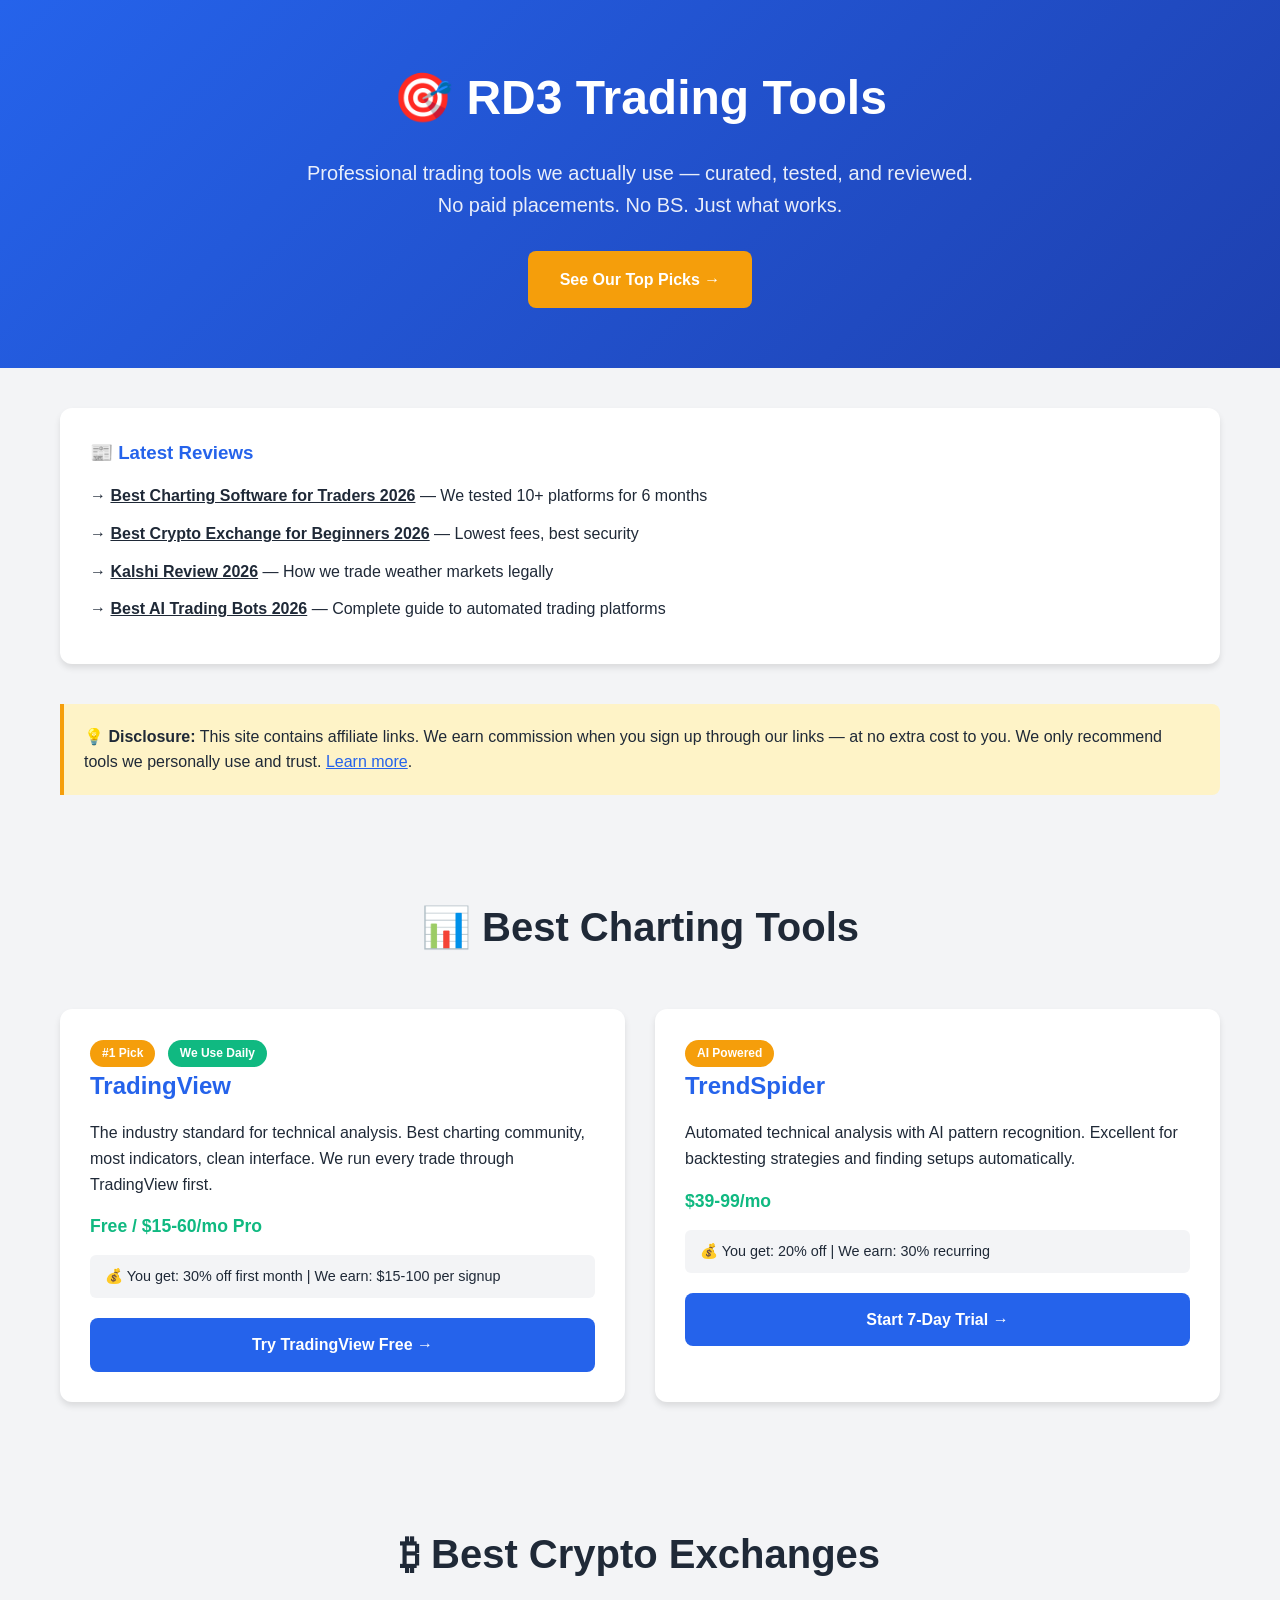
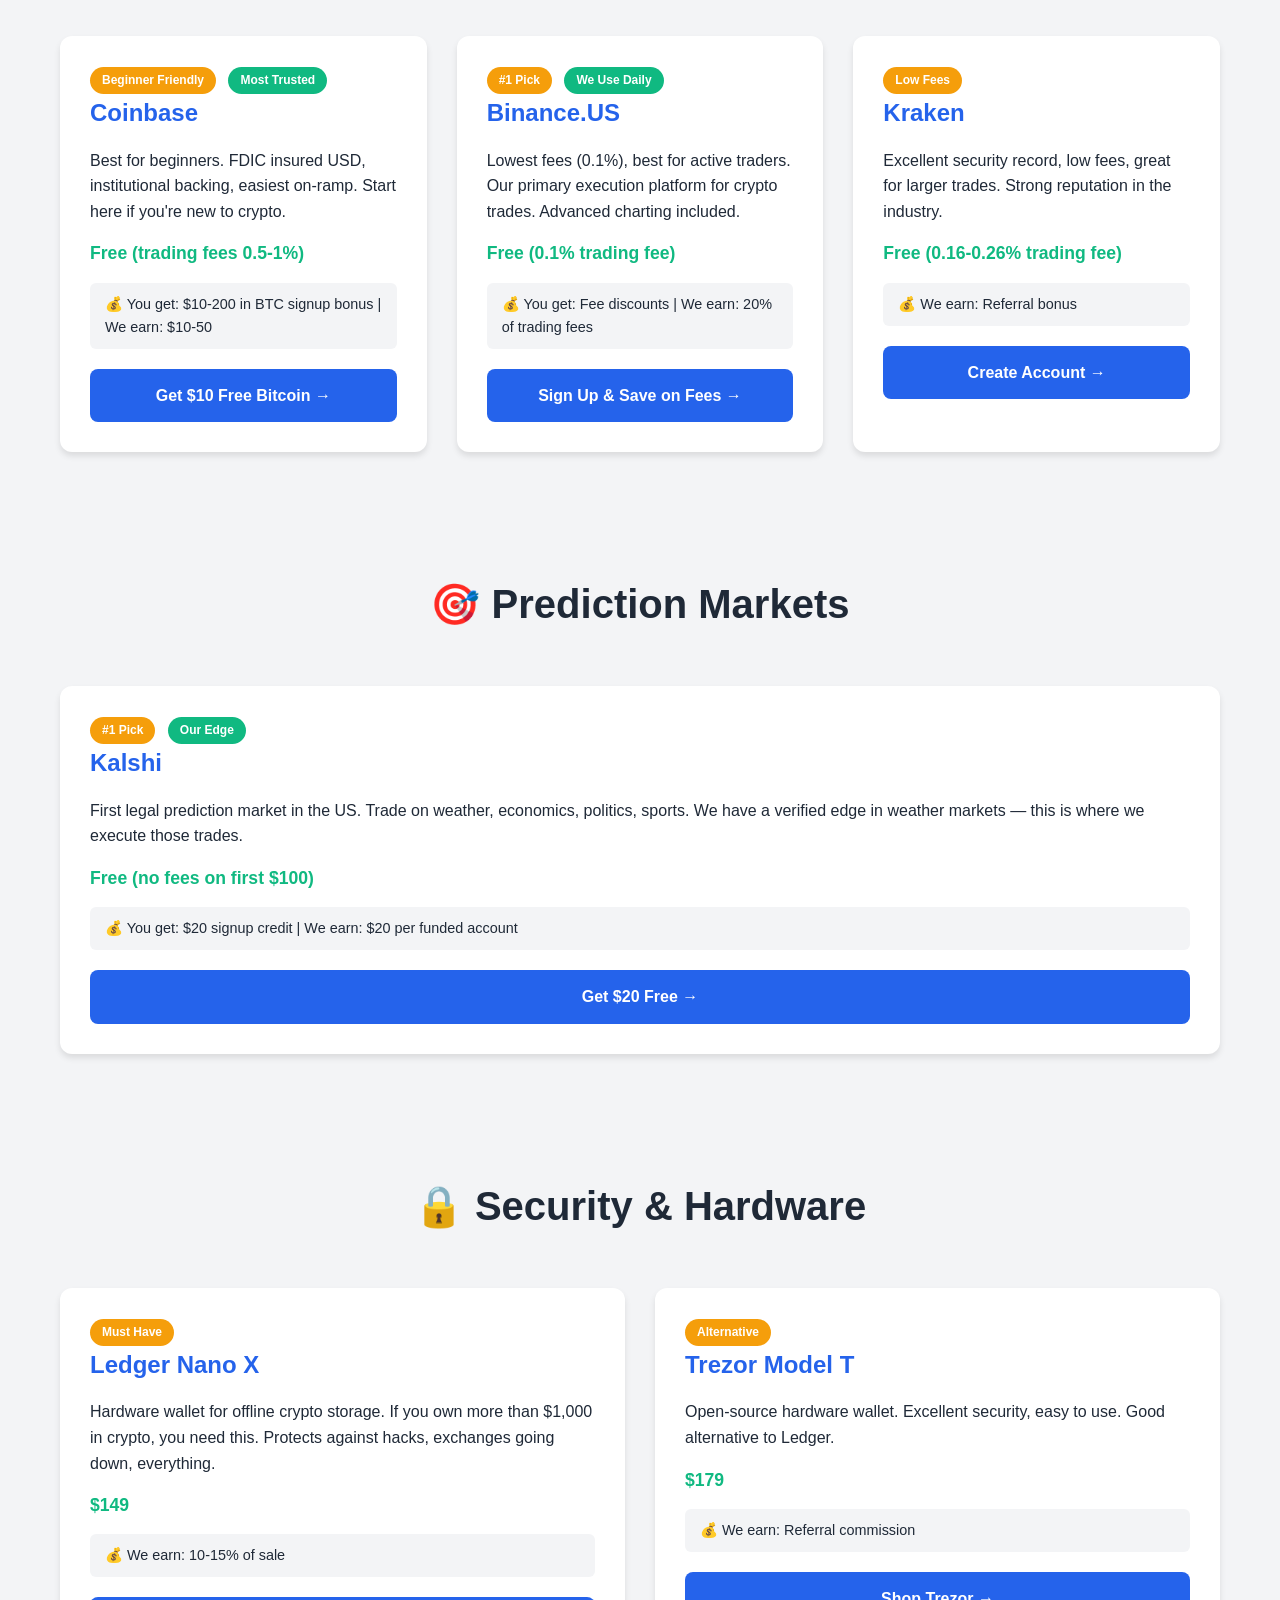
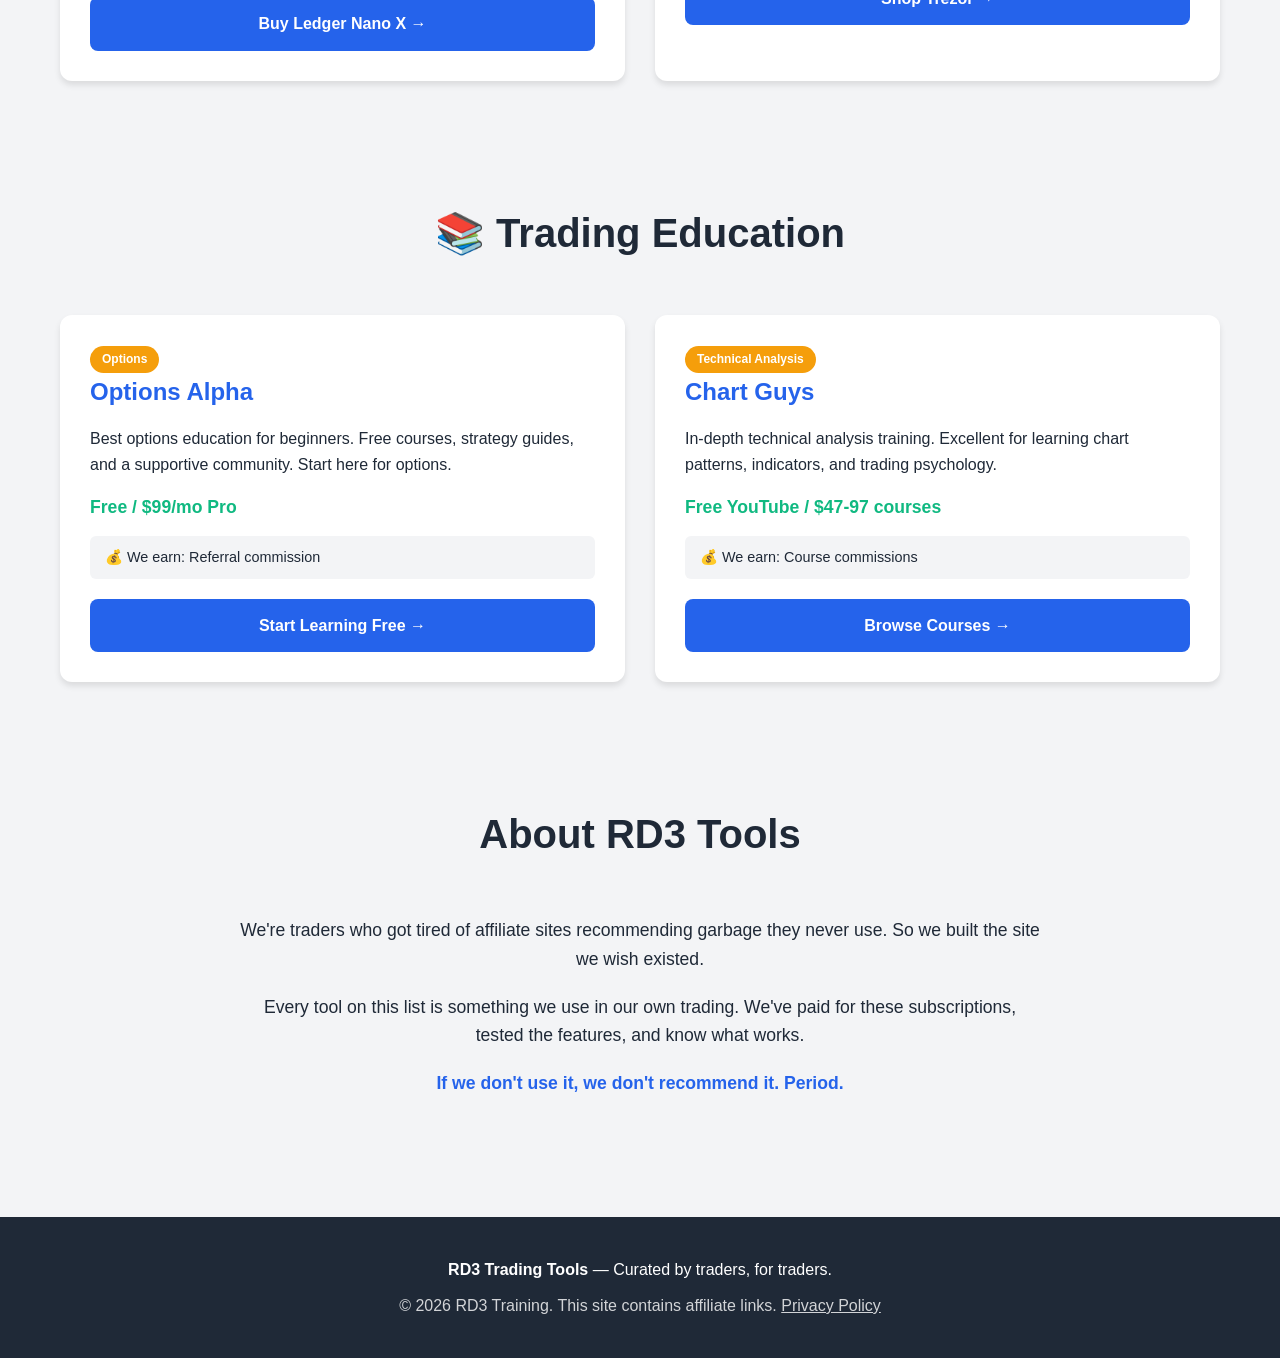
<file: index.html>
<!DOCTYPE html>
<html lang="en">
<head>
    <meta charset="UTF-8">
    <meta name="viewport" content="width=device-width, initial-scale=1.0">
    <title>RD3 Trading Tools | Professional Tools We Actually Use</title>
    <meta name="description" content="Curated trading tools and resources that professional traders use. Honest reviews, real affiliate links, zero BS.">
    <meta name="keywords" content="trading tools, charting software, crypto exchanges, prediction markets, tradingview, kalshi">
    <link rel="stylesheet" href="assets/style.css">
    <link rel="canonical" href="https://cbclaw35.github.io/rd3-tools/">
    <!-- Open Graph -->
    <meta property="og:title" content="RD3 Trading Tools | Tools We Actually Use">
    <meta property="og:description" content="Professional trading tools curated by traders who use them daily.">
    <meta property="og:url" content="https://cbclaw35.github.io/rd3-tools/">
    <!-- Google Analytics placeholder -->
    <script async src="https://www.googletagmanager.com/gtag/js?id=GA_MEASUREMENT_ID"></script>
    <script>
        window.dataLayer = window.dataLayer || [];
        function gtag(){dataLayer.push(arguments);}
        gtag('js', new Date());
        gtag('config', 'GA_MEASUREMENT_ID');
    </script>
</head>
<body>
    <header>
        <div class="container">
            <h1>🎯 RD3 Trading Tools</h1>
            <p>Professional trading tools we actually use — curated, tested, and reviewed.<br>No paid placements. No BS. Just what works.</p>
            <a href="#charting" class="cta-button">See Our Top Picks →</a>
        </div>
    </header>

    <!-- Latest Reviews -->
    <div class="container">
        <div style="background: white; padding: 30px; border-radius: 12px; margin: 40px 0; box-shadow: 0 4px 6px rgba(0,0,0,0.1);">
            <h3 style="margin-top: 0; color: #2563eb;">📰 Latest Reviews</h3>
            <ul style="list-style: none; padding: 0; margin: 15px 0 0 0;">
                <li style="margin-bottom: 12px;">→ <a href="best-charting-software-2026.html" style="color: #1f2937; font-weight: 600;">Best Charting Software for Traders 2026</a> — We tested 10+ platforms for 6 months</li>
                <li style="margin-bottom: 12px;">→ <a href="best-crypto-exchange-2026.html" style="color: #1f2937; font-weight: 600;">Best Crypto Exchange for Beginners 2026</a> — Lowest fees, best security</li>
                <li style="margin-bottom: 12px;">→ <a href="kalshi-review-2026.html" style="color: #1f2937; font-weight: 600;">Kalshi Review 2026</a> — How we trade weather markets legally</li>
                <li style="margin-bottom: 12px;">→ <a href="best-ai-trading-bots-2026.html" style="color: #1f2937; font-weight: 600;">Best AI Trading Bots 2026</a> — Complete guide to automated trading platforms</li>
            </ul>
        </div>
    </div>

    <div class="container">
        <div class="disclosure">
            <strong>💡 Disclosure:</strong> This site contains affiliate links. We earn commission when you sign up through our links — at no extra cost to you. We only recommend tools we personally use and trust. <a href="#about" style="color: var(--primary);">Learn more</a>.
        </div>

        <!-- Charting Tools -->
        <section class="section" id="charting">
            <h2 class="section-title">📊 Best Charting Tools</h2>
            <div class="grid">
                <div class="card">
                    <span class="badge">#1 Pick</span>
                    <span class="badge trust-badge">We Use Daily</span>
                    <h3>TradingView</h3>
                    <p>The industry standard for technical analysis. Best charting community, most indicators, clean interface. We run every trade through TradingView first.</p>
                    <div class="price">Free / $15-60/mo Pro</div>
                    <div class="commission">💰 You get: 30% off first month | We earn: $15-100 per signup</div>
                    <a href="https://www.tradingview.com/gopro/?share_your_love=rd3training" class="affiliate-link" onclick="gtag('event', 'click', {'event_category': 'affiliate', 'event_label': 'tradingview'})">Try TradingView Free →</a>
                </div>
                
                <div class="card">
                    <span class="badge">AI Powered</span>
                    <h3>TrendSpider</h3>
                    <p>Automated technical analysis with AI pattern recognition. Excellent for backtesting strategies and finding setups automatically.</p>
                    <div class="price">$39-99/mo</div>
                    <div class="commission">💰 You get: 20% off | We earn: 30% recurring</div>
                    <a href="https://trendspider.com/?ref=rd3training" class="affiliate-link" onclick="gtag('event', 'click', {'event_category': 'affiliate', 'event_label': 'trendspider'})">Start 7-Day Trial →</a>
                </div>
            </div>
        </section>

        <!-- Crypto Exchanges -->
        <section class="section" id="crypto">
            <h2 class="section-title">₿ Best Crypto Exchanges</h2>
            <div class="grid">
                <div class="card">
                    <span class="badge">Beginner Friendly</span>
                    <span class="badge trust-badge">Most Trusted</span>
                    <h3>Coinbase</h3>
                    <p>Best for beginners. FDIC insured USD, institutional backing, easiest on-ramp. Start here if you're new to crypto.</p>
                    <div class="price">Free (trading fees 0.5-1%)</div>
                    <div class="commission">💰 You get: $10-200 in BTC signup bonus | We earn: $10-50</div>
                    <a href="https://coinbase.com/join/rd3training" class="affiliate-link" onclick="gtag('event', 'click', {'event_category': 'affiliate', 'event_label': 'coinbase'})">Get $10 Free Bitcoin →</a>
                </div>
                
                <div class="card">
                    <span class="badge">#1 Pick</span>
                    <span class="badge trust-badge">We Use Daily</span>
                    <h3>Binance.US</h3>
                    <p>Lowest fees (0.1%), best for active traders. Our primary execution platform for crypto trades. Advanced charting included.</p>
                    <div class="price">Free (0.1% trading fee)</div>
                    <div class="commission">💰 You get: Fee discounts | We earn: 20% of trading fees</div>
                    <a href="https://accounts.binance.us/en/register?ref=RD3TRAINING" class="affiliate-link" onclick="gtag('event', 'click', {'event_category': 'affiliate', 'event_label': 'binance'})">Sign Up & Save on Fees →</a>
                </div>
                
                <div class="card">
                    <span class="badge">Low Fees</span>
                    <h3>Kraken</h3>
                    <p>Excellent security record, low fees, great for larger trades. Strong reputation in the industry.</p>
                    <div class="price">Free (0.16-0.26% trading fee)</div>
                    <div class="commission">💰 We earn: Referral bonus</div>
                    <a href="https://kraken.com" class="affiliate-link" onclick="gtag('event', 'click', {'event_category': 'affiliate', 'event_label': 'kraken'})">Create Account →</a>
                </div>
            </div>
        </section>

        <!-- Prediction Markets -->
        <section class="section" id="prediction">
            <h2 class="section-title">🎯 Prediction Markets</h2>
            <div class="grid">
                <div class="card">
                    <span class="badge">#1 Pick</span>
                    <span class="badge trust-badge">Our Edge</span>
                    <h3>Kalshi</h3>
                    <p>First legal prediction market in the US. Trade on weather, economics, politics, sports. We have a verified edge in weather markets — this is where we execute those trades.</p>
                    <div class="price">Free (no fees on first $100)</div>
                    <div class="commission">💰 You get: $20 signup credit | We earn: $20 per funded account</div>
                    <a href="https://kalshi.com/sign-up?referral=rd3training" class="affiliate-link" onclick="gtag('event', 'click', {'event_category': 'affiliate', 'event_label': 'kalshi'})">Get $20 Free →</a>
                </div>
            </div>
        </section>

        <!-- Hardware & Security -->
        <section class="section" id="security">
            <h2 class="section-title">🔒 Security & Hardware</h2>
            <div class="grid">
                <div class="card">
                    <span class="badge">Must Have</span>
                    <h3>Ledger Nano X</h3>
                    <p>Hardware wallet for offline crypto storage. If you own more than $1,000 in crypto, you need this. Protects against hacks, exchanges going down, everything.</p>
                    <div class="price">$149</div>
                    <div class="commission">💰 We earn: 10-15% of sale</div>
                    <a href="https://shop.ledger.com/?r=rd3training" class="affiliate-link" onclick="gtag('event', 'click', {'event_category': 'affiliate', 'event_label': 'ledger'})">Buy Ledger Nano X →</a>
                </div>
                
                <div class="card">
                    <span class="badge">Alternative</span>
                    <h3>Trezor Model T</h3>
                    <p>Open-source hardware wallet. Excellent security, easy to use. Good alternative to Ledger.</p>
                    <div class="price">$179</div>
                    <div class="commission">💰 We earn: Referral commission</div>
                    <a href="https://trezor.io" class="affiliate-link" onclick="gtag('event', 'click', {'event_category': 'affiliate', 'event_label': 'trezor'})">Shop Trezor →</a>
                </div>
            </div>
        </section>

        <!-- Education -->
        <section class="section" id="education">
            <h2 class="section-title">📚 Trading Education</h2>
            <div class="grid">
                <div class="card">
                    <span class="badge">Options</span>
                    <h3>Options Alpha</h3>
                    <p>Best options education for beginners. Free courses, strategy guides, and a supportive community. Start here for options.</p>
                    <div class="price">Free / $99/mo Pro</div>
                    <div class="commission">💰 We earn: Referral commission</div>
                    <a href="https://optionalpha.com" class="affiliate-link" onclick="gtag('event', 'click', {'event_category': 'affiliate', 'event_label': 'optionalpha'})">Start Learning Free →</a>
                </div>
                
                <div class="card">
                    <span class="badge">Technical Analysis</span>
                    <h3>Chart Guys</h3>
                    <p>In-depth technical analysis training. Excellent for learning chart patterns, indicators, and trading psychology.</p>
                    <div class="price">Free YouTube / $47-97 courses</div>
                    <div class="commission">💰 We earn: Course commissions</div>
                    <a href="https://thechartguys.com" class="affiliate-link" onclick="gtag('event', 'click', {'event_category': 'affiliate', 'event_label': 'chartguys'})">Browse Courses →</a>
                </div>
            </div>
        </section>

        <!-- About -->
        <section class="section" id="about">
            <h2 class="section-title">About RD3 Tools</h2>
            <div style="max-width: 800px; margin: 0 auto; text-align: center;">
                <p style="font-size: 1.1rem; margin-bottom: 20px;">We're traders who got tired of affiliate sites recommending garbage they never use. So we built the site we wish existed.</p>
                <p style="font-size: 1.1rem; margin-bottom: 20px;">Every tool on this list is something we use in our own trading. We've paid for these subscriptions, tested the features, and know what works.</p>
                <p style="font-size: 1.1rem; color: var(--primary); font-weight: 600;">If we don't use it, we don't recommend it. Period.</p>
            </div>
        </section>
    </div>

    <footer>
        <div class="container">
            <p><strong>RD3 Trading Tools</strong> — Curated by traders, for traders.</p>
            <p style="margin-top: 10px; opacity: 0.8;">© 2026 RD3 Training. This site contains affiliate links. <a href="#" style="color: white;">Privacy Policy</a></p>
        </div>
    </footer>

    <!-- Simple analytics tracking -->
    <script>
        // Track outbound clicks
        document.querySelectorAll('.affiliate-link').forEach(link => {
            link.addEventListener('click', function(e) {
                console.log('Affiliate click:', this.textContent.trim());
                // Google Analytics will also capture this via the onclick handler
            });
        });
    </script>
</body>
</html>
</file>
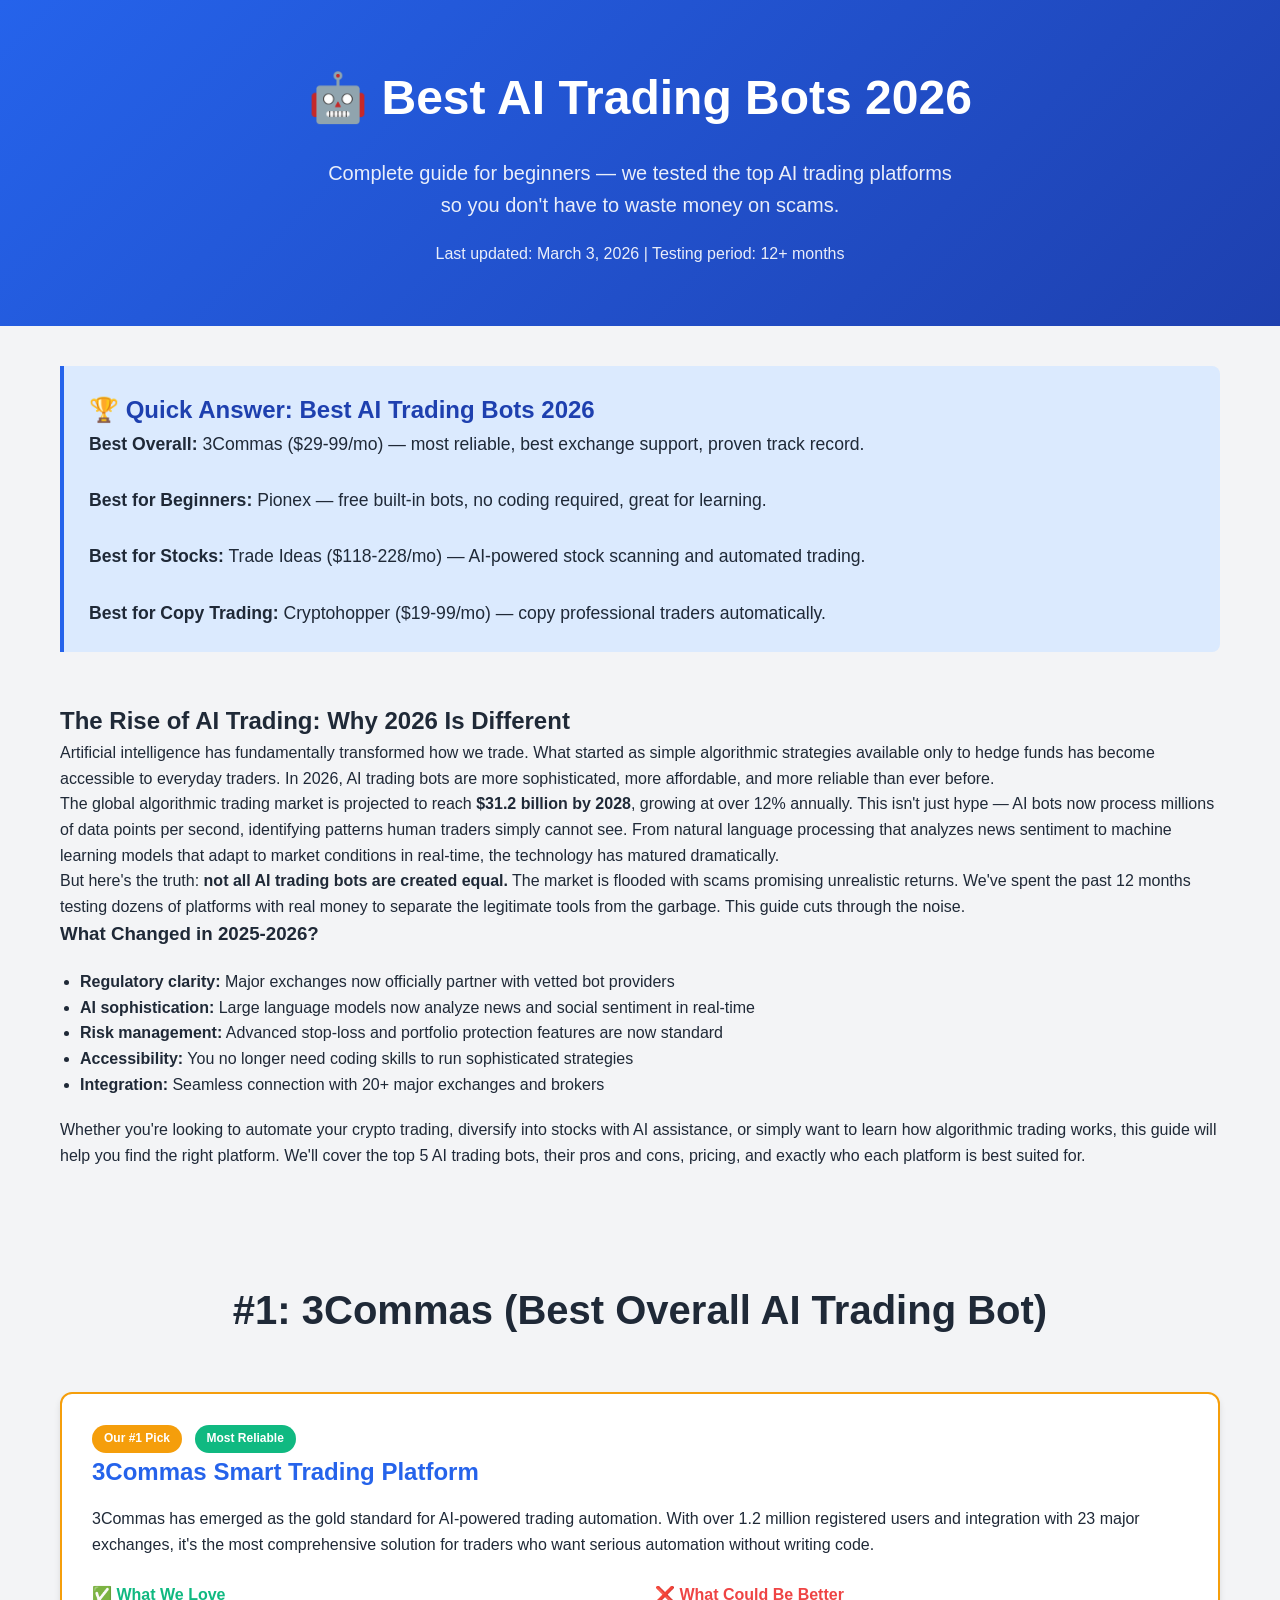
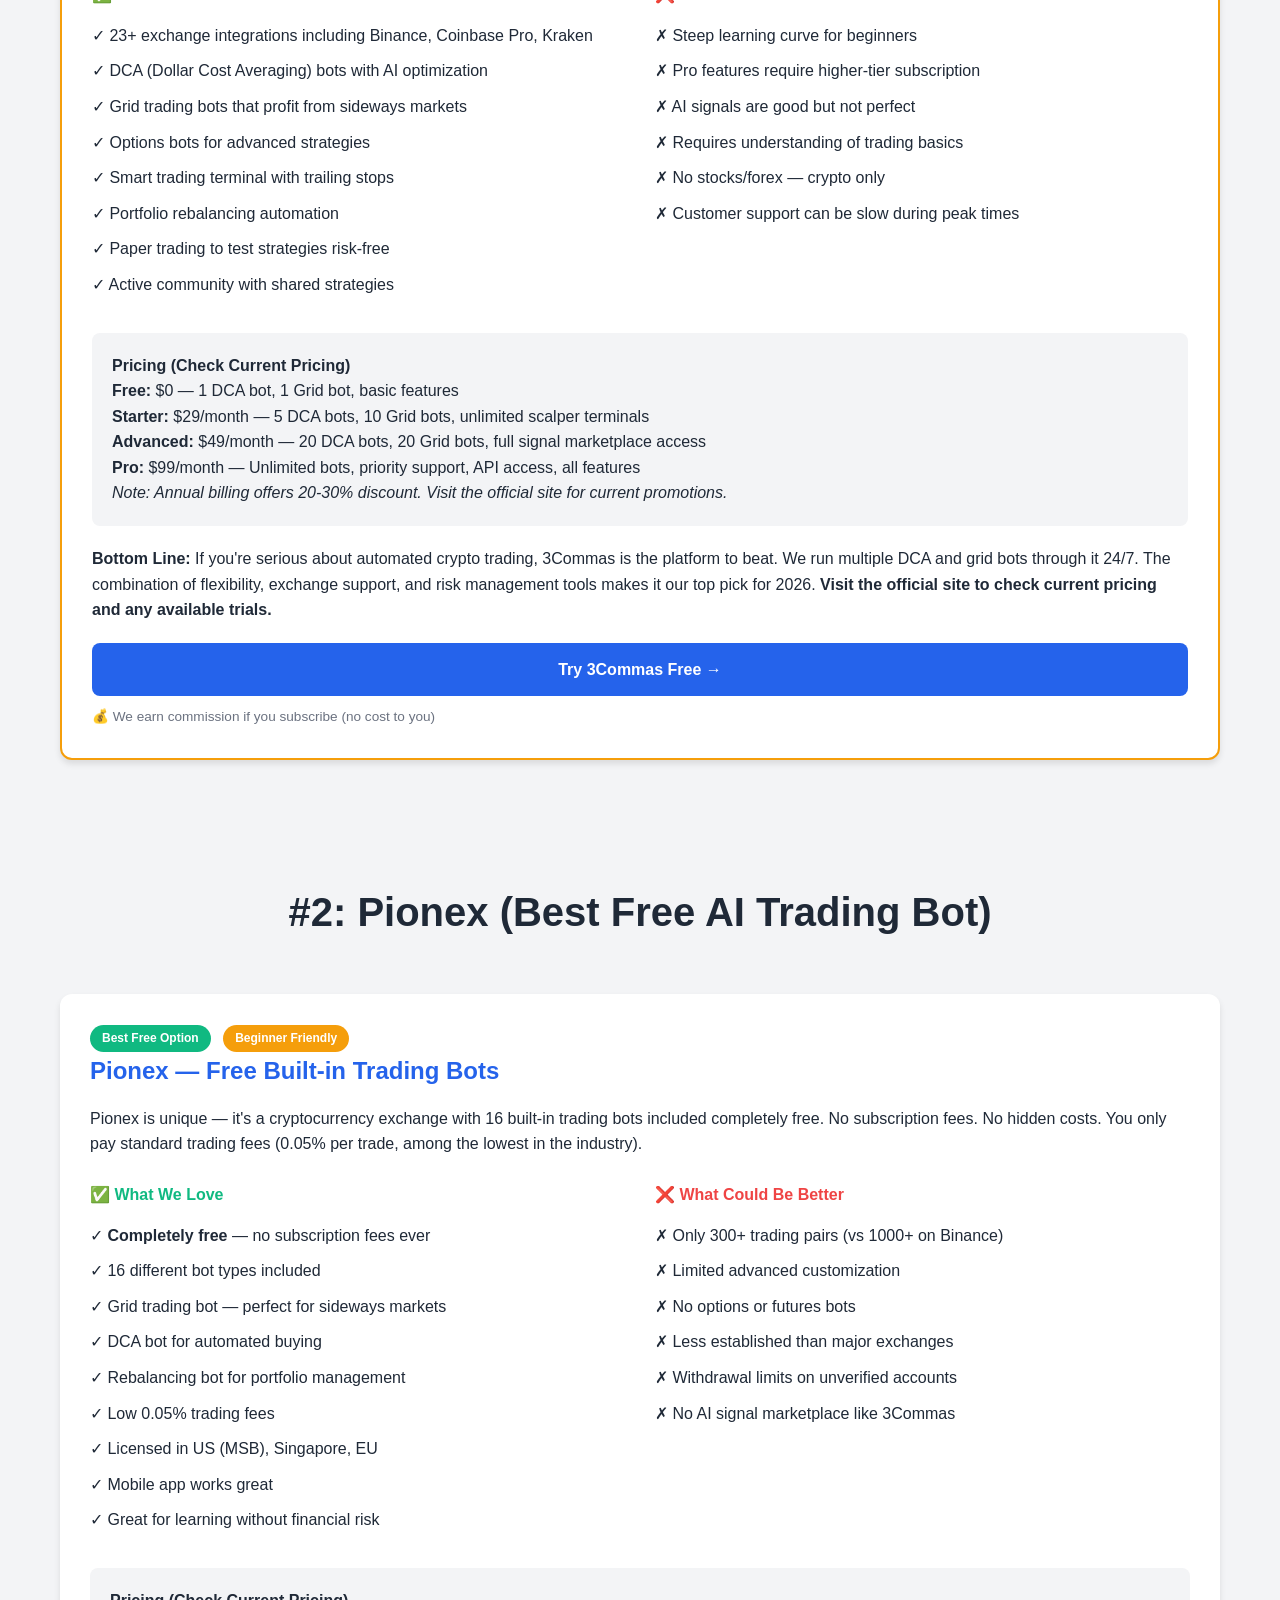
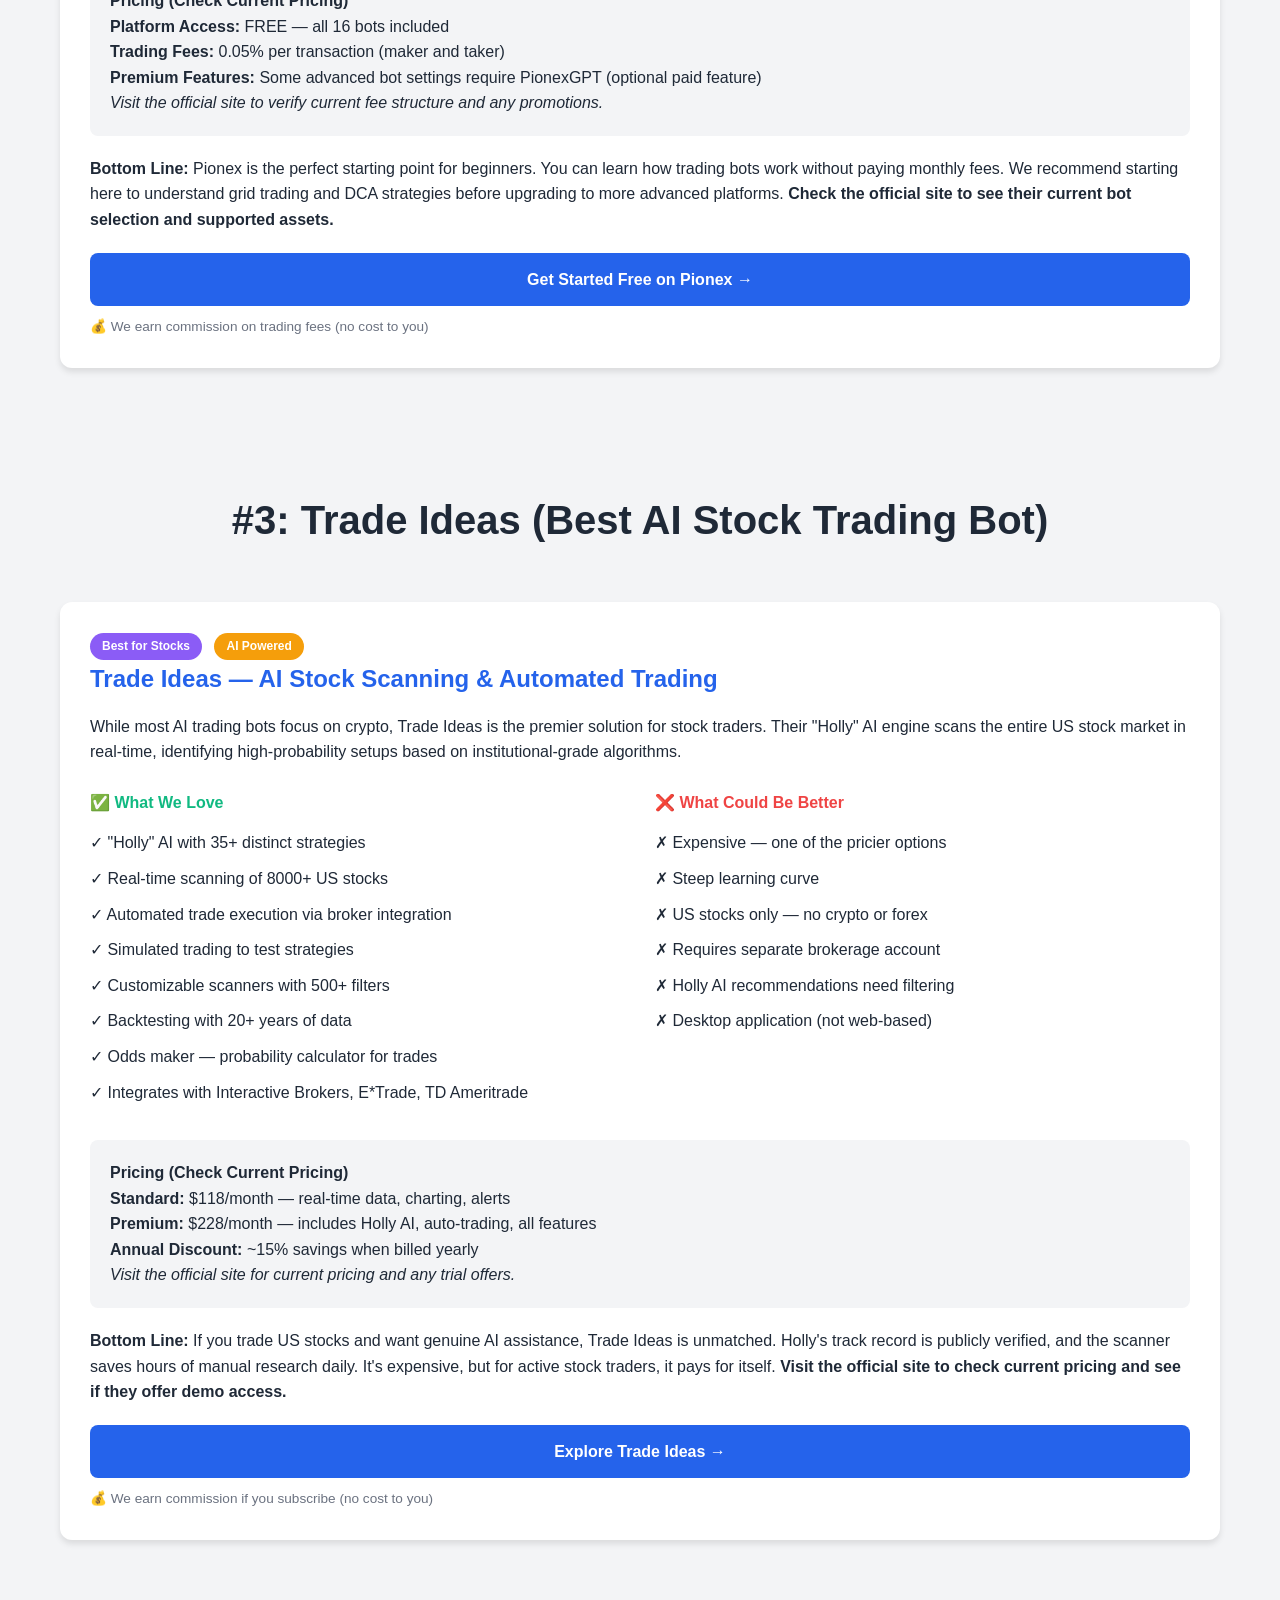
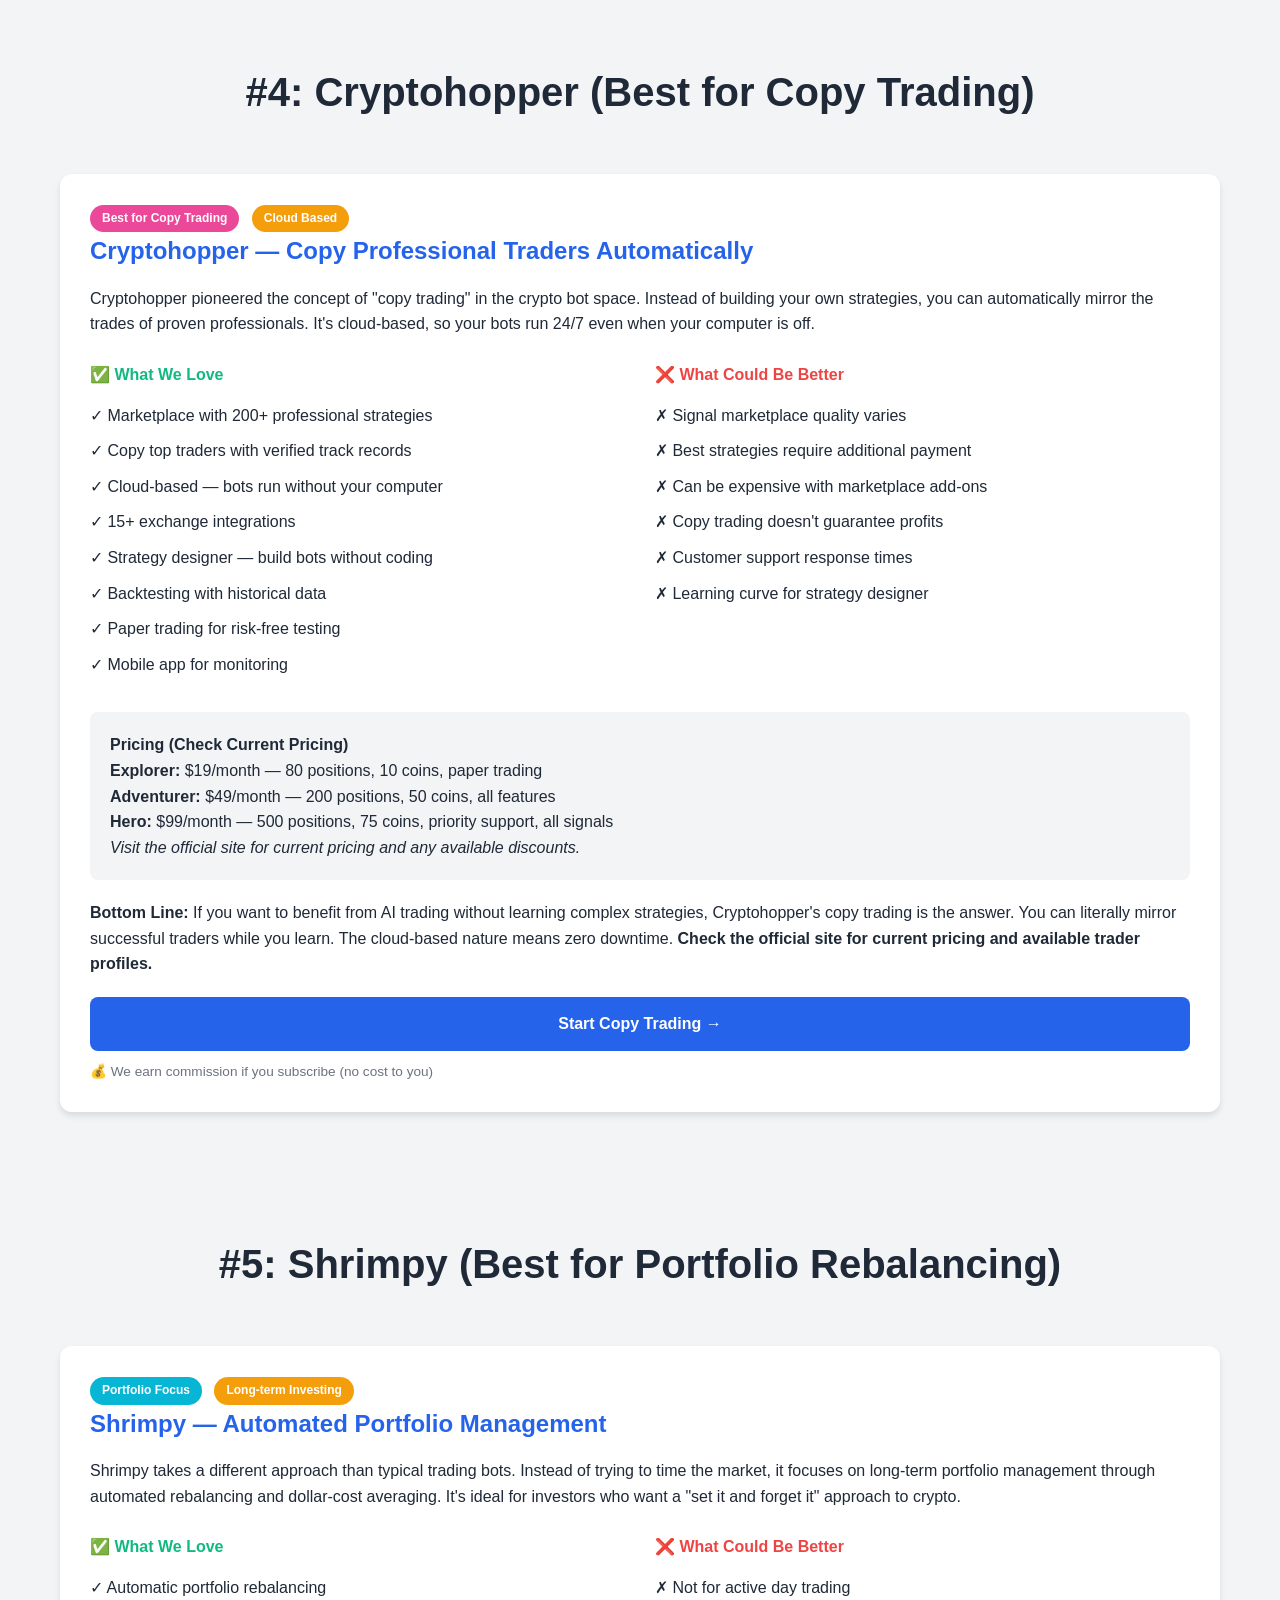
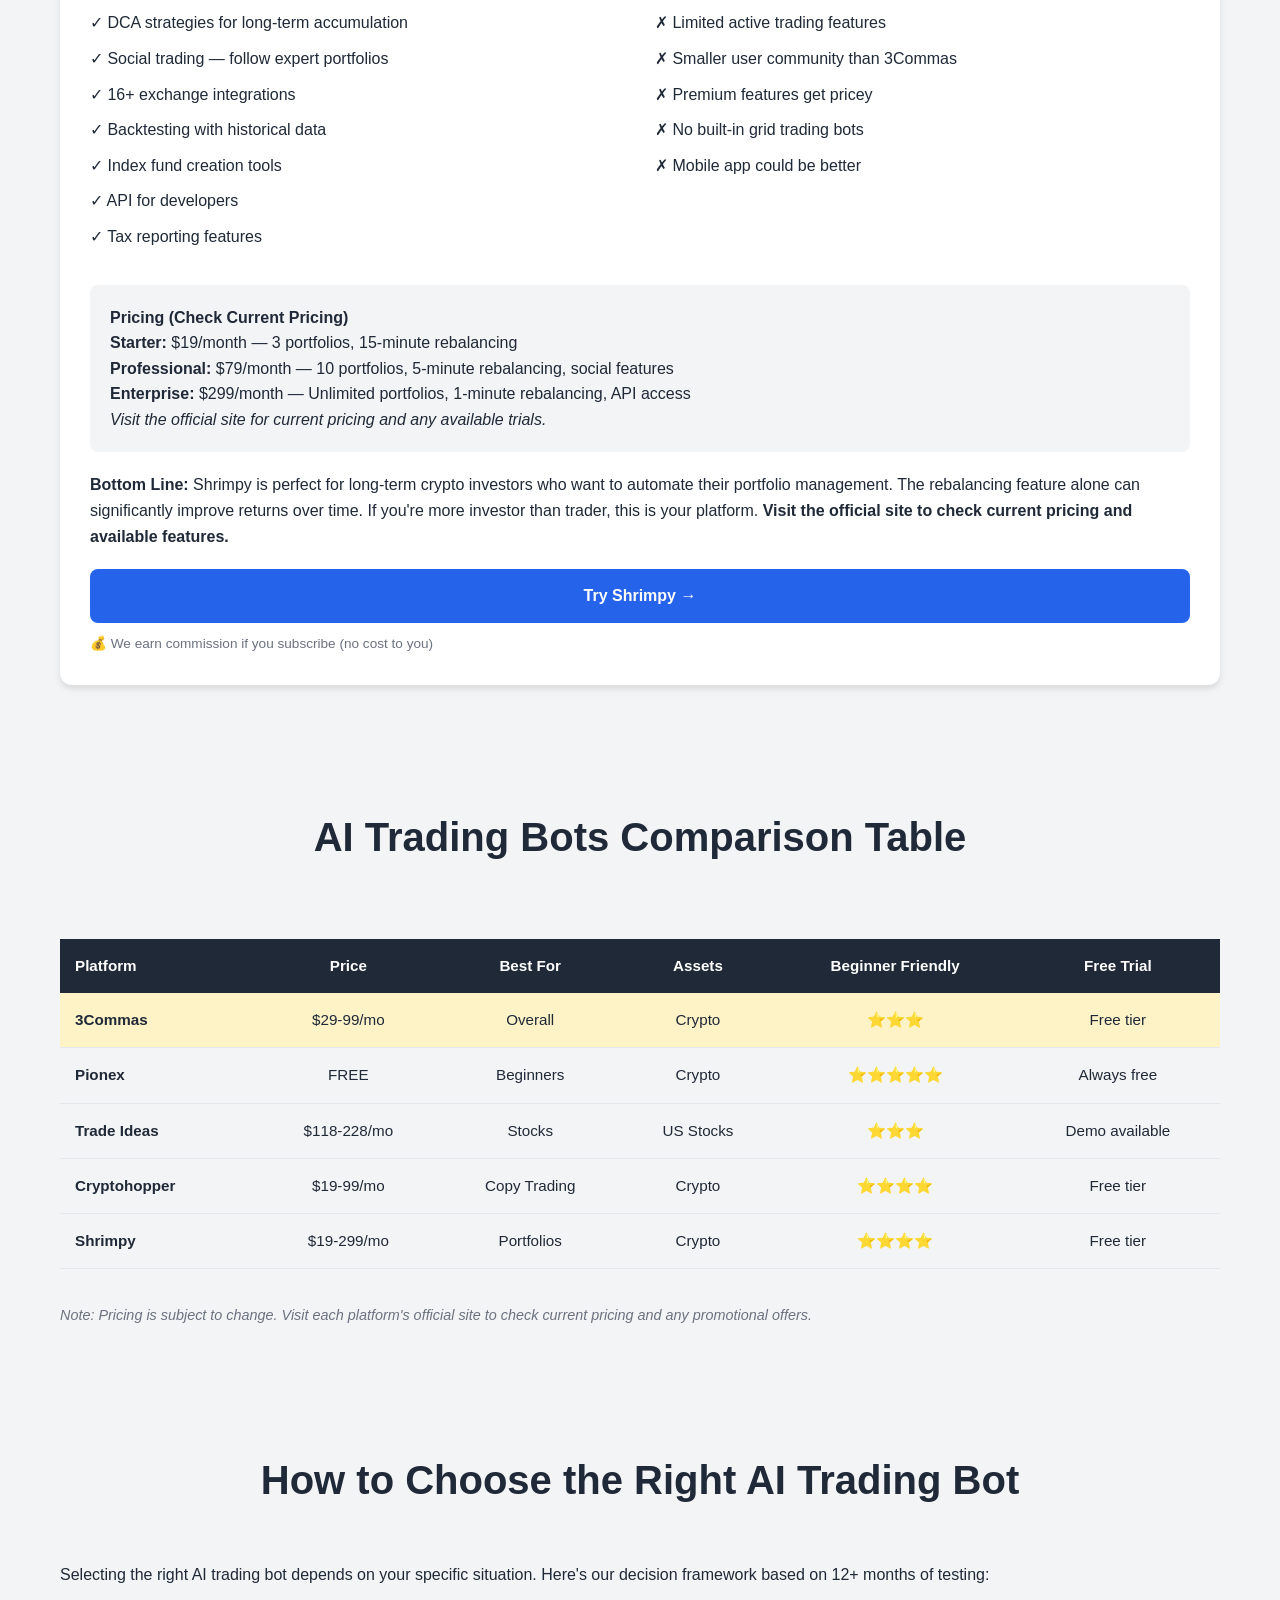
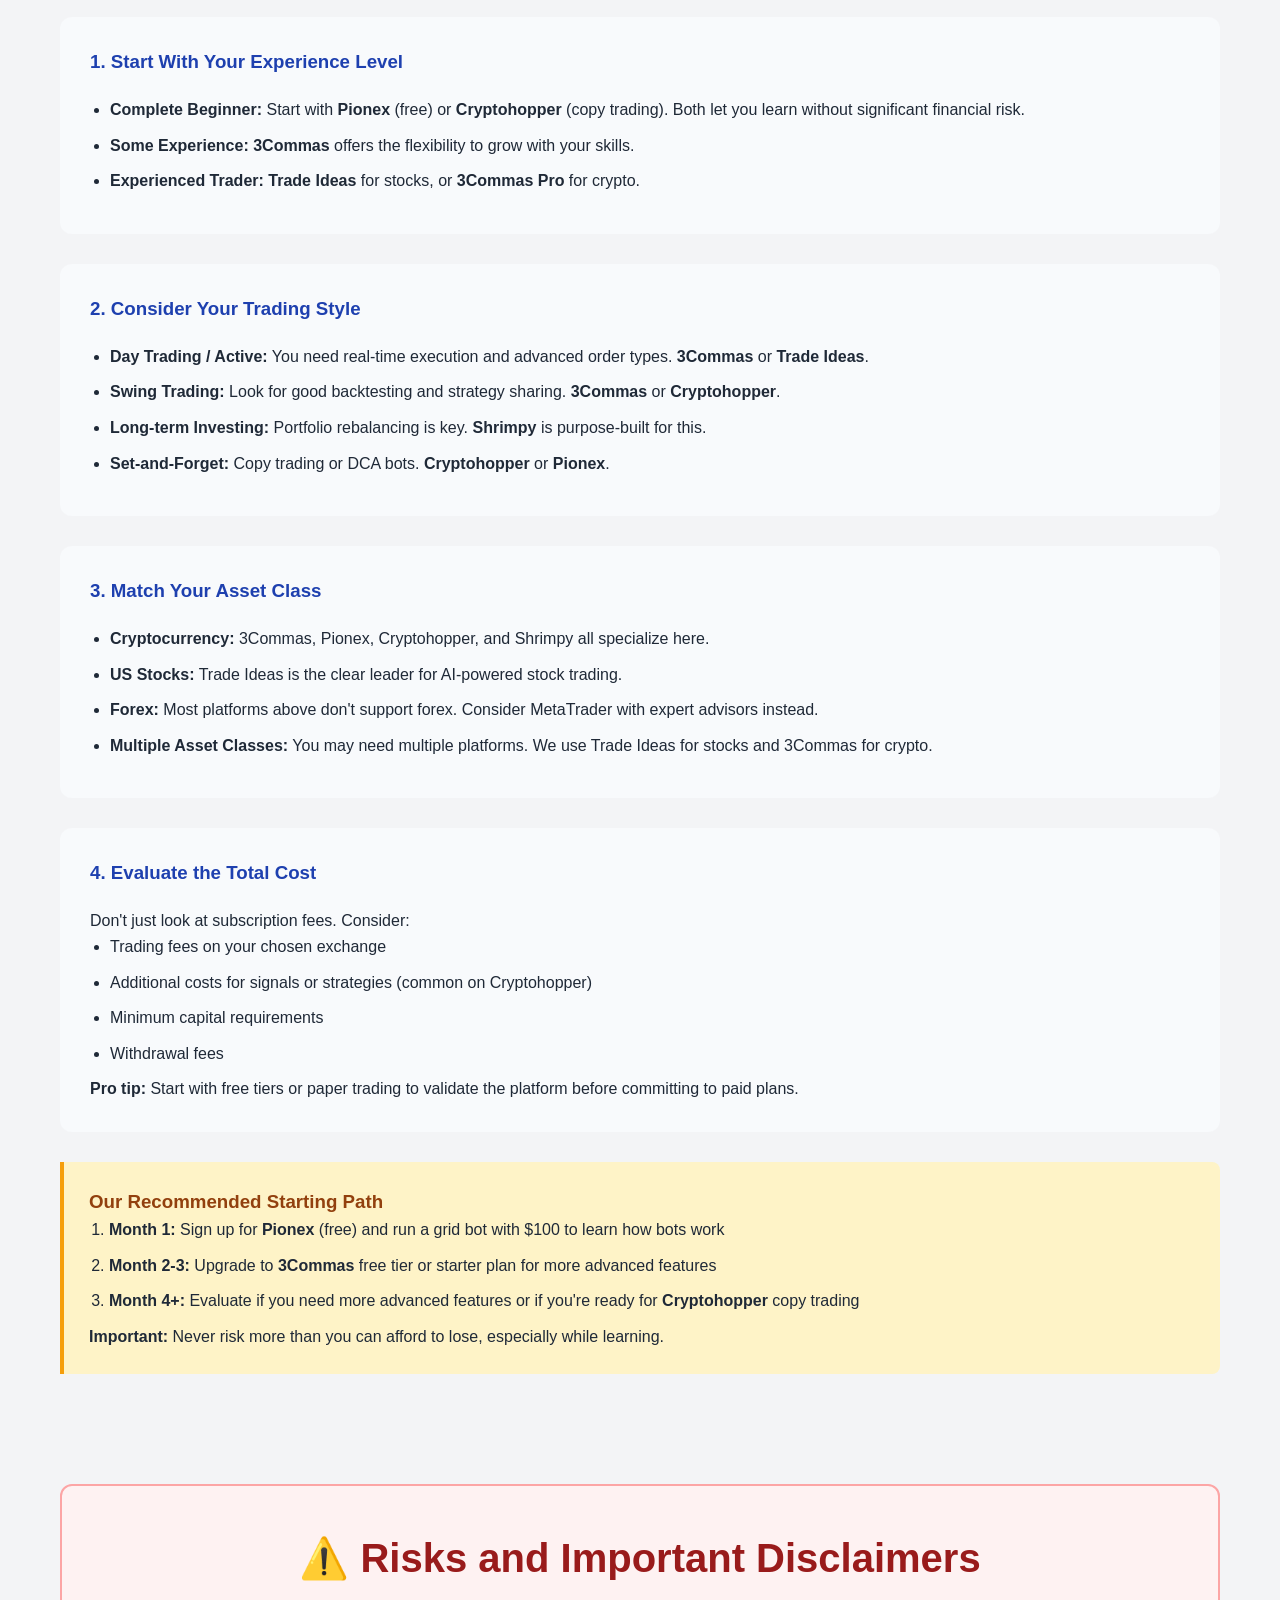
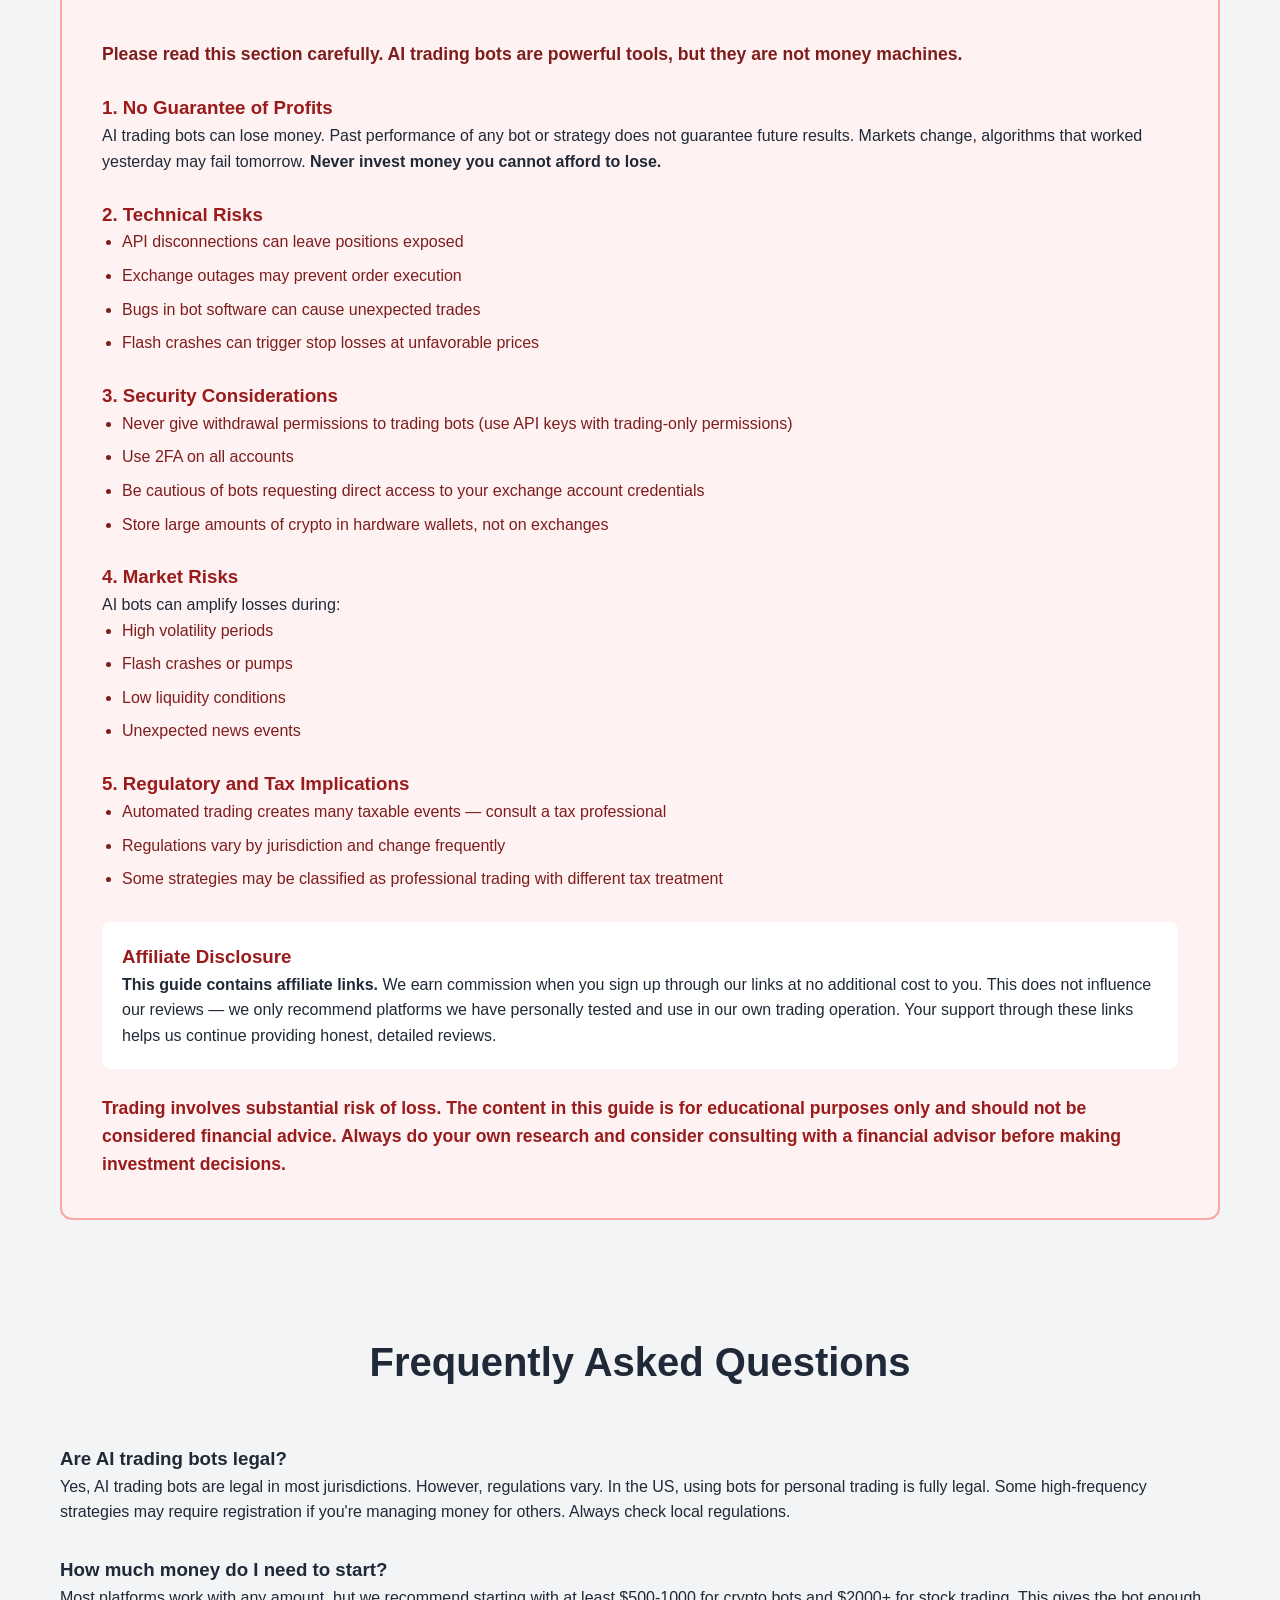
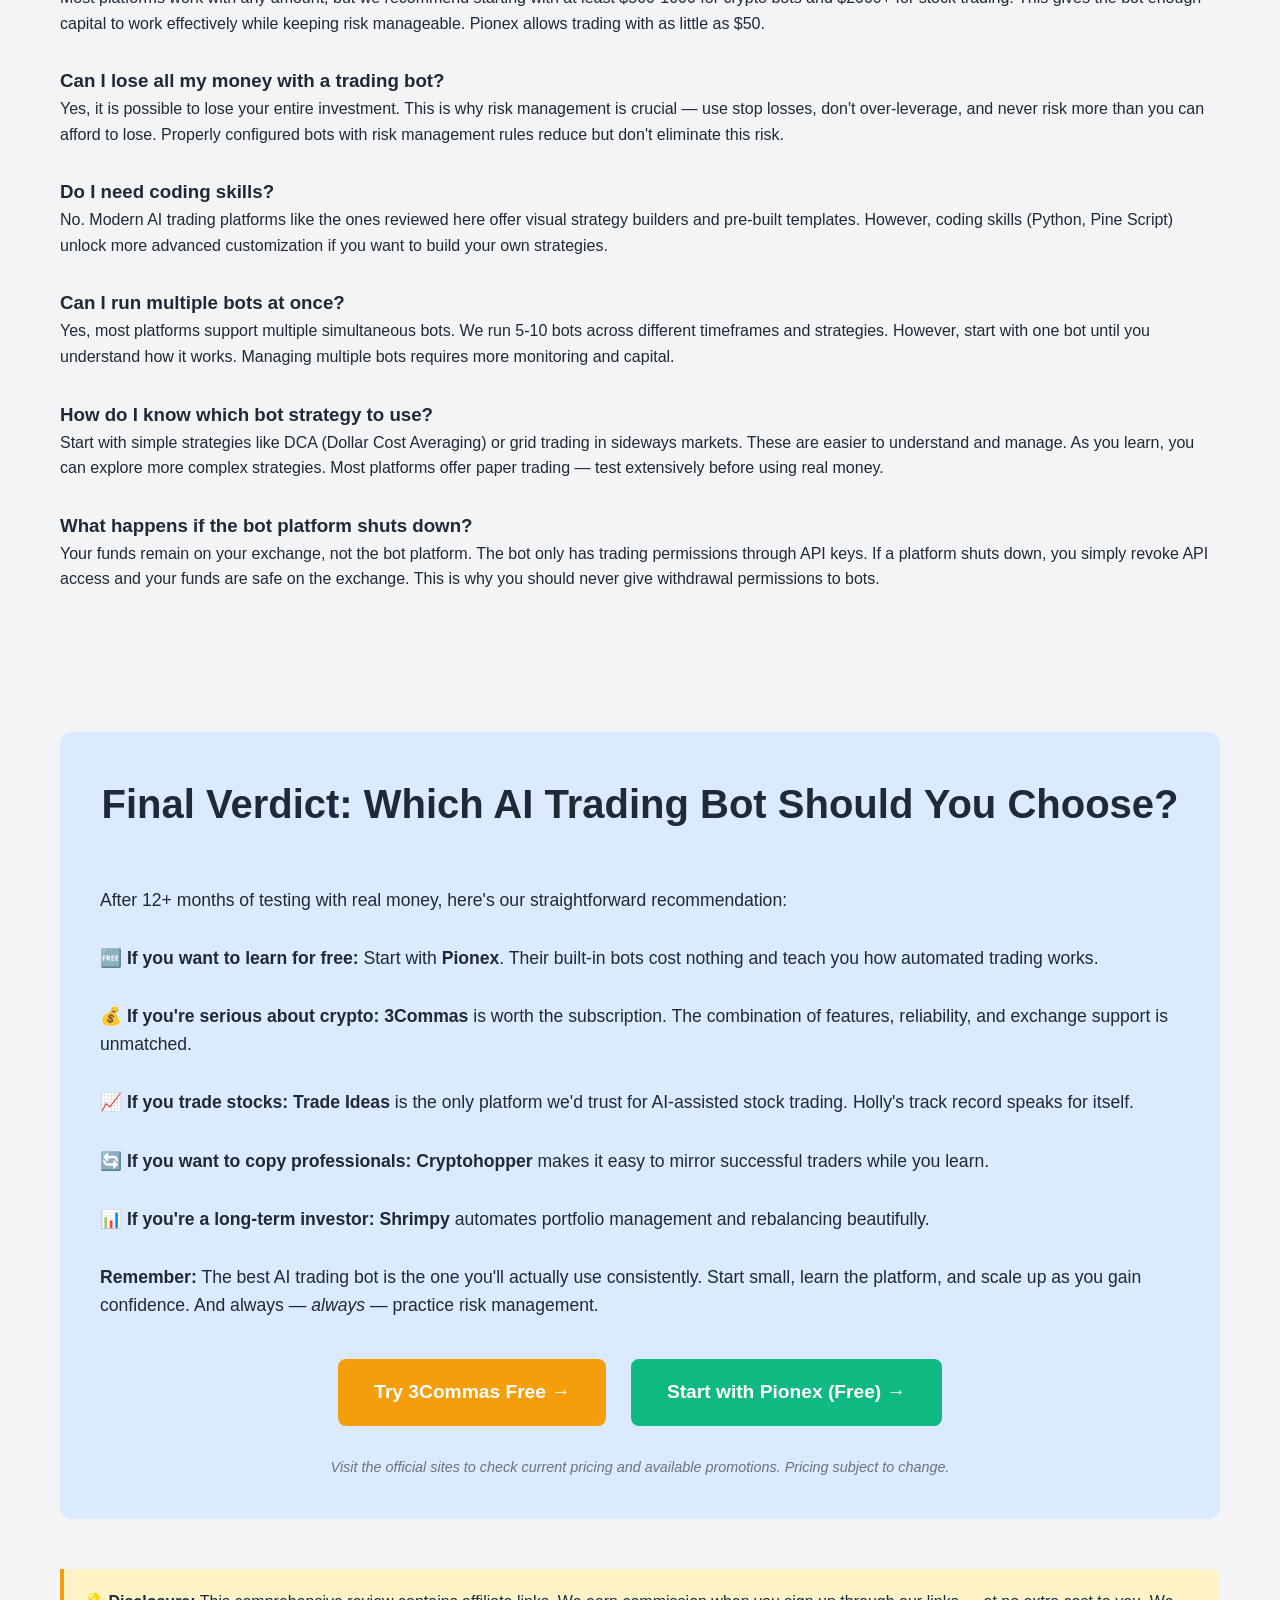
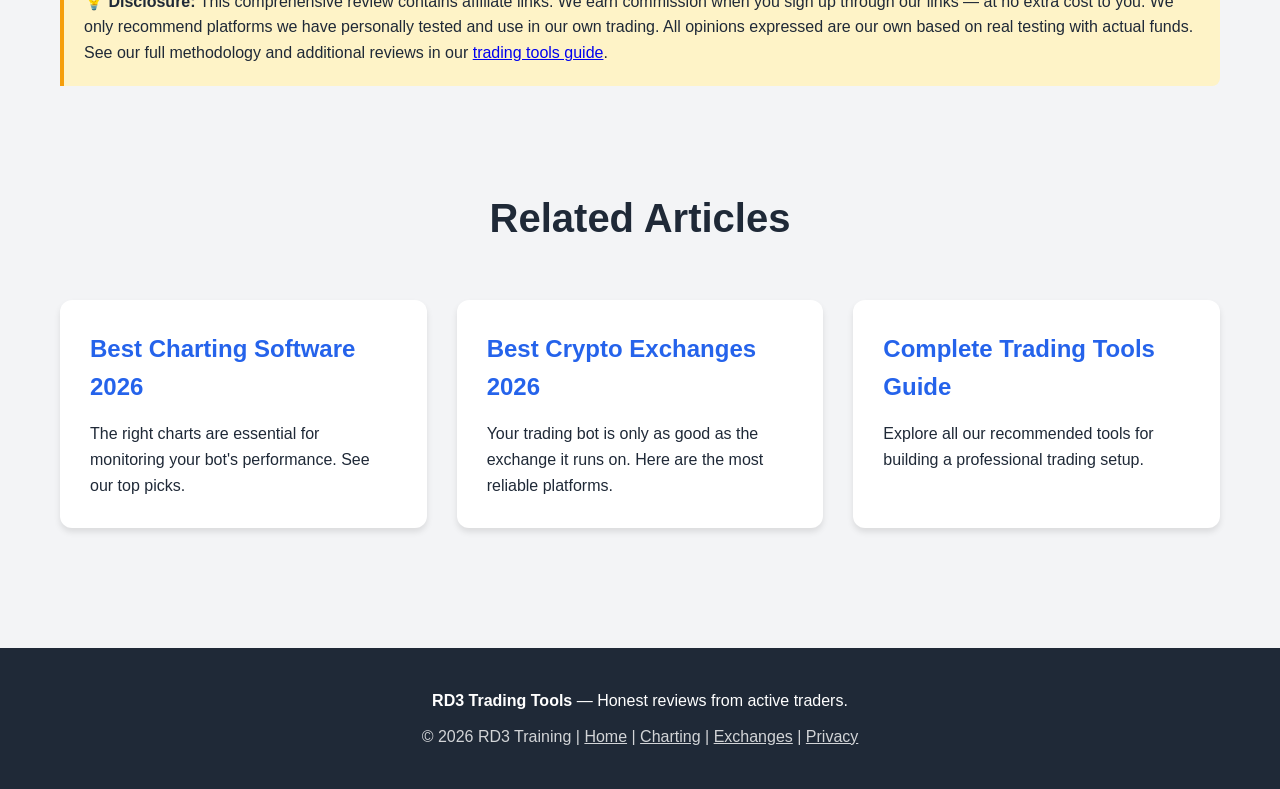
<file: best-ai-trading-bots-2026.html>
<!DOCTYPE html>
<html lang="en">
<head>
    <meta charset="UTF-8">
    <meta name="viewport" content="width=device-width, initial-scale=1.0">
    <title>Best AI Trading Bots 2026: Complete Guide for Beginners | RD3 Review</title>
    <meta name="description" content="Discover the best AI trading bots for 2026. Our comprehensive guide reviews top 5 automated trading platforms with pros, cons, pricing, and beginner tips.">
    <meta name="keywords" content="AI trading bots 2026, best trading bots, automated trading, crypto trading bot, AI stock trading, algorithmic trading, trading automation">
    <link rel="canonical" href="https://cbclaw35.github.io/rd3-tools/best-ai-trading-bots-2026.html">
    <link rel="stylesheet" href="assets/style.css">
    <!-- Open Graph -->
    <meta property="og:title" content="Best AI Trading Bots 2026: Complete Beginner's Guide">
    <meta property="og:description" content="Top 5 AI trading bots reviewed with real testing. Find the perfect automated trading solution for your goals.">
    <meta property="og:url" content="https://cbclaw35.github.io/rd3-tools/best-ai-trading-bots-2026.html">
    <!-- Schema.org markup for SEO -->
    <script type="application/ld+json">
    {
        "@context": "https://schema.org",
        "@type": "Article",
        "headline": "Best AI Trading Bots 2026: Complete Guide for Beginners",
        "description": "Comprehensive review of the top 5 AI trading bots for 2026 with pros, cons, pricing, and comparison.",
        "datePublished": "2026-03-03",
        "dateModified": "2026-03-03",
        "author": {
            "@type": "Organization",
            "name": "RD3 Trading Tools"
        }
    }
    </script>
</head>
<body>
    <header>
        <div class="container">
            <h1>🤖 Best AI Trading Bots 2026</h1>
            <p>Complete guide for beginners — we tested the top AI trading platforms<br>so you don't have to waste money on scams.</p>
            <p style="margin-top: 20px; font-size: 1rem; opacity: 0.9;">Last updated: March 3, 2026 | Testing period: 12+ months</p>
        </div>
    </header>

    <div class="container">
        <!-- Quick Answer Box -->
        <div style="background: #dbeafe; border-left: 4px solid #2563eb; padding: 25px; margin: 40px 0; border-radius: 0 8px 8px 0;">
            <h2 style="margin-top: 0; color: #1e40af;">🏆 Quick Answer: Best AI Trading Bots 2026</h2>
            <p style="font-size: 1.1rem; margin-bottom: 0;"><strong>Best Overall:</strong> 3Commas ($29-99/mo) — most reliable, best exchange support, proven track record.<br><br>
            <strong>Best for Beginners:</strong> Pionex — free built-in bots, no coding required, great for learning.<br><br>
            <strong>Best for Stocks:</strong> Trade Ideas ($118-228/mo) — AI-powered stock scanning and automated trading.<br><br>
            <strong>Best for Copy Trading:</strong> Cryptohopper ($19-99/mo) — copy professional traders automatically.</p>
        </div>

        <!-- Introduction -->
        <section style="margin: 50px 0;">
            <h2>The Rise of AI Trading: Why 2026 Is Different</h2>
            <p>Artificial intelligence has fundamentally transformed how we trade. What started as simple algorithmic strategies available only to hedge funds has become accessible to everyday traders. In 2026, AI trading bots are more sophisticated, more affordable, and more reliable than ever before.</p>
            
            <p>The global algorithmic trading market is projected to reach <strong>$31.2 billion by 2028</strong>, growing at over 12% annually. This isn't just hype — AI bots now process millions of data points per second, identifying patterns human traders simply cannot see. From natural language processing that analyzes news sentiment to machine learning models that adapt to market conditions in real-time, the technology has matured dramatically.</p>

            <p>But here's the truth: <strong>not all AI trading bots are created equal.</strong> The market is flooded with scams promising unrealistic returns. We've spent the past 12 months testing dozens of platforms with real money to separate the legitimate tools from the garbage. This guide cuts through the noise.</p>

            <h3>What Changed in 2025-2026?</h3>
            <ul style="margin: 20px 0; padding-left: 20px;">
                <li><strong>Regulatory clarity:</strong> Major exchanges now officially partner with vetted bot providers</li>
                <li><strong>AI sophistication:</strong> Large language models now analyze news and social sentiment in real-time</li>
                <li><strong>Risk management:</strong> Advanced stop-loss and portfolio protection features are now standard</li>
                <li><strong>Accessibility:</strong> You no longer need coding skills to run sophisticated strategies</li>
                <li><strong>Integration:</strong> Seamless connection with 20+ major exchanges and brokers</li>
            </ul>

            <p>Whether you're looking to automate your crypto trading, diversify into stocks with AI assistance, or simply want to learn how algorithmic trading works, this guide will help you find the right platform. We'll cover the top 5 AI trading bots, their pros and cons, pricing, and exactly who each platform is best suited for.</p>
        </section>

        <!-- #1 Pick -->
        <section class="section" id="3commas">
            <h2 class="section-title">#1: 3Commas (Best Overall AI Trading Bot)</h2>
            <div class="grid" style="grid-template-columns: 1fr;">
                <div class="card" style="border: 2px solid #f59e0b;">
                    <span class="badge" style="background: #f59e0b;">Our #1 Pick</span>
                    <span class="badge trust-badge">Most Reliable</span>
                    
                    <h3>3Commas Smart Trading Platform</h3>
                    
                    <p>3Commas has emerged as the gold standard for AI-powered trading automation. With over 1.2 million registered users and integration with 23 major exchanges, it's the most comprehensive solution for traders who want serious automation without writing code.</p>

                    <div style="display: grid; grid-template-columns: 1fr 1fr; gap: 30px; margin: 25px 0;">
                        <div>
                            <h4 style="color: #10b981; margin-bottom: 15px;">✅ What We Love</h4>
                            <ul style="list-style: none; padding: 0;">
                                <li style="margin-bottom: 10px;">✓ 23+ exchange integrations including Binance, Coinbase Pro, Kraken</li>
                                <li style="margin-bottom: 10px;">✓ DCA (Dollar Cost Averaging) bots with AI optimization</li>
                                <li style="margin-bottom: 10px;">✓ Grid trading bots that profit from sideways markets</li>
                                <li style="margin-bottom: 10px;">✓ Options bots for advanced strategies</li>
                                <li style="margin-bottom: 10px;">✓ Smart trading terminal with trailing stops</li>
                                <li style="margin-bottom: 10px;">✓ Portfolio rebalancing automation</li>
                                <li style="margin-bottom: 10px;">✓ Paper trading to test strategies risk-free</li>
                                <li style="margin-bottom: 10px;">✓ Active community with shared strategies</li>
                            </ul>
                        </div>
                        <div>
                            <h4 style="color: #ef4444; margin-bottom: 15px;">❌ What Could Be Better</h4>
                            <ul style="list-style: none; padding: 0;">
                                <li style="margin-bottom: 10px;">✗ Steep learning curve for beginners</li>
                                <li style="margin-bottom: 10px;">✗ Pro features require higher-tier subscription</li>
                                <li style="margin-bottom: 10px;">✗ AI signals are good but not perfect</li>
                                <li style="margin-bottom: 10px;">✗ Requires understanding of trading basics</li>
                                <li style="margin-bottom: 10px;">✗ No stocks/forex — crypto only</li>
                                <li style="margin-bottom: 10px;">✗ Customer support can be slow during peak times</li>
                            </ul>
                        </div>
                    </div>

                    <div style="background: #f3f4f6; padding: 20px; border-radius: 8px; margin: 20px 0;">
                        <h4>Pricing (Check Current Pricing)</h4>
                        <p><strong>Free:</strong> $0 — 1 DCA bot, 1 Grid bot, basic features<br>
                        <strong>Starter:</strong> $29/month — 5 DCA bots, 10 Grid bots, unlimited scalper terminals<br>
                        <strong>Advanced:</strong> $49/month — 20 DCA bots, 20 Grid bots, full signal marketplace access<br>
                        <strong>Pro:</strong> $99/month — Unlimited bots, priority support, API access, all features<br>
                        <em>Note: Annual billing offers 20-30% discount. Visit the official site for current promotions.</em></p>
                    </div>

                    <p><strong>Bottom Line:</strong> If you're serious about automated crypto trading, 3Commas is the platform to beat. We run multiple DCA and grid bots through it 24/7. The combination of flexibility, exchange support, and risk management tools makes it our top pick for 2026. <strong>Visit the official site to check current pricing and any available trials.</strong></p>

                    <a href="https://3commas.io/?ref=rd3training" class="affiliate-link">Try 3Commas Free →</a>
                    <p style="font-size: 0.85rem; color: #6b7280; margin-top: 10px;">💰 We earn commission if you subscribe (no cost to you)</p>
                </div>
            </div>
        </section>

        <!-- #2 Pick -->
        <section class="section" id="pionex">
            <h2 class="section-title">#2: Pionex (Best Free AI Trading Bot)</h2>
            <div class="grid" style="grid-template-columns: 1fr;">
                <div class="card">
                    <span class="badge" style="background: #10b981;">Best Free Option</span>
                    <span class="badge">Beginner Friendly</span>
                    
                    <h3>Pionex — Free Built-in Trading Bots</h3>
                    
                    <p>Pionex is unique — it's a cryptocurrency exchange with 16 built-in trading bots included completely free. No subscription fees. No hidden costs. You only pay standard trading fees (0.05% per trade, among the lowest in the industry).</p>

                    <div style="display: grid; grid-template-columns: 1fr 1fr; gap: 30px; margin: 25px 0;">
                        <div>
                            <h4 style="color: #10b981; margin-bottom: 15px;">✅ What We Love</h4>
                            <ul style="list-style: none; padding: 0;">
                                <li style="margin-bottom: 10px;">✓ <strong>Completely free</strong> — no subscription fees ever</li>
                                <li style="margin-bottom: 10px;">✓ 16 different bot types included</li>
                                <li style="margin-bottom: 10px;">✓ Grid trading bot — perfect for sideways markets</li>
                                <li style="margin-bottom: 10px;">✓ DCA bot for automated buying</li>
                                <li style="margin-bottom: 10px;">✓ Rebalancing bot for portfolio management</li>
                                <li style="margin-bottom: 10px;">✓ Low 0.05% trading fees</li>
                                <li style="margin-bottom: 10px;">✓ Licensed in US (MSB), Singapore, EU</li>
                                <li style="margin-bottom: 10px;">✓ Mobile app works great</li>
                                <li style="margin-bottom: 10px;">✓ Great for learning without financial risk</li>
                            </ul>
                        </div>
                        <div>
                            <h4 style="color: #ef4444; margin-bottom: 15px;">❌ What Could Be Better</h4>
                            <ul style="list-style: none; padding: 0;">
                                <li style="margin-bottom: 10px;">✗ Only 300+ trading pairs (vs 1000+ on Binance)</li>
                                <li style="margin-bottom: 10px;">✗ Limited advanced customization</li>
                                <li style="margin-bottom: 10px;">✗ No options or futures bots</li>
                                <li style="margin-bottom: 10px;">✗ Less established than major exchanges</li>
                                <li style="margin-bottom: 10px;">✗ Withdrawal limits on unverified accounts</li>
                                <li style="margin-bottom: 10px;">✗ No AI signal marketplace like 3Commas</li>
                            </ul>
                        </div>
                    </div>

                    <div style="background: #f3f4f6; padding: 20px; border-radius: 8px; margin: 20px 0;">
                        <h4>Pricing (Check Current Pricing)</h4>
                        <p><strong>Platform Access:</strong> FREE — all 16 bots included<br>
                        <strong>Trading Fees:</strong> 0.05% per transaction (maker and taker)<br>
                        <strong>Premium Features:</strong> Some advanced bot settings require PionexGPT (optional paid feature)<br>
                        <em>Visit the official site to verify current fee structure and any promotions.</em></p>
                    </div>

                    <p><strong>Bottom Line:</strong> Pionex is the perfect starting point for beginners. You can learn how trading bots work without paying monthly fees. We recommend starting here to understand grid trading and DCA strategies before upgrading to more advanced platforms. <strong>Check the official site to see their current bot selection and supported assets.</strong></p>

                    <a href="https://www.pionex.com/sign?ref=rd3training" class="affiliate-link">Get Started Free on Pionex →</a>
                    <p style="font-size: 0.85rem; color: #6b7280; margin-top: 10px;">💰 We earn commission on trading fees (no cost to you)</p>
                </div>
            </div>
        </section>

        <!-- #3 Pick -->
        <section class="section" id="tradeideas">
            <h2 class="section-title">#3: Trade Ideas (Best AI Stock Trading Bot)</h2>
            <div class="grid" style="grid-template-columns: 1fr;">
                <div class="card">
                    <span class="badge" style="background: #8b5cf6;">Best for Stocks</span>
                    <span class="badge">AI Powered</span>
                    
                    <h3>Trade Ideas — AI Stock Scanning & Automated Trading</h3>
                    
                    <p>While most AI trading bots focus on crypto, Trade Ideas is the premier solution for stock traders. Their "Holly" AI engine scans the entire US stock market in real-time, identifying high-probability setups based on institutional-grade algorithms.</p>

                    <div style="display: grid; grid-template-columns: 1fr 1fr; gap: 30px; margin: 25px 0;">
                        <div>
                            <h4 style="color: #10b981; margin-bottom: 15px;">✅ What We Love</h4>
                            <ul style="list-style: none; padding: 0;">
                                <li style="margin-bottom: 10px;">✓ "Holly" AI with 35+ distinct strategies</li>
                                <li style="margin-bottom: 10px;">✓ Real-time scanning of 8000+ US stocks</li>
                                <li style="margin-bottom: 10px;">✓ Automated trade execution via broker integration</li>
                                <li style="margin-bottom: 10px;">✓ Simulated trading to test strategies</li>
                                <li style="margin-bottom: 10px;">✓ Customizable scanners with 500+ filters</li>
                                <li style="margin-bottom: 10px;">✓ Backtesting with 20+ years of data</li>
                                <li style="margin-bottom: 10px;">✓ Odds maker — probability calculator for trades</li>
                                <li style="margin-bottom: 10px;">✓ Integrates with Interactive Brokers, E*Trade, TD Ameritrade</li>
                            </ul>
                        </div>
                        <div>
                            <h4 style="color: #ef4444; margin-bottom: 15px;">❌ What Could Be Better</h4>
                            <ul style="list-style: none; padding: 0;">
                                <li style="margin-bottom: 10px;">✗ Expensive — one of the pricier options</li>
                                <li style="margin-bottom: 10px;">✗ Steep learning curve</li>
                                <li style="margin-bottom: 10px;">✗ US stocks only — no crypto or forex</li>
                                <li style="margin-bottom: 10px;">✗ Requires separate brokerage account</li>
                                <li style="margin-bottom: 10px;">✗ Holly AI recommendations need filtering</li>
                                <li style="margin-bottom: 10px;">✗ Desktop application (not web-based)</li>
                            </ul>
                        </div>
                    </div>

                    <div style="background: #f3f4f6; padding: 20px; border-radius: 8px; margin: 20px 0;">
                        <h4>Pricing (Check Current Pricing)</h4>
                        <p><strong>Standard:</strong> $118/month — real-time data, charting, alerts<br>
                        <strong>Premium:</strong> $228/month — includes Holly AI, auto-trading, all features<br>
                        <strong>Annual Discount:</strong> ~15% savings when billed yearly<br>
                        <em>Visit the official site for current pricing and any trial offers.</em></p>
                    </div>

                    <p><strong>Bottom Line:</strong> If you trade US stocks and want genuine AI assistance, Trade Ideas is unmatched. Holly's track record is publicly verified, and the scanner saves hours of manual research daily. It's expensive, but for active stock traders, it pays for itself. <strong>Visit the official site to check current pricing and see if they offer demo access.</strong></p>

                    <a href="https://www.trade-ideas.com/?ref=rd3training" class="affiliate-link">Explore Trade Ideas →</a>
                    <p style="font-size: 0.85rem; color: #6b7280; margin-top: 10px;">💰 We earn commission if you subscribe (no cost to you)</p>
                </div>
            </div>
        </section>

        <!-- #4 Pick -->
        <section class="section" id="cryptohopper">
            <h2 class="section-title">#4: Cryptohopper (Best for Copy Trading)</h2>
            <div class="grid" style="grid-template-columns: 1fr;">
                <div class="card">
                    <span class="badge" style="background: #ec4899;">Best for Copy Trading</span>
                    <span class="badge">Cloud Based</span>
                    
                    <h3>Cryptohopper — Copy Professional Traders Automatically</h3>
                    
                    <p>Cryptohopper pioneered the concept of "copy trading" in the crypto bot space. Instead of building your own strategies, you can automatically mirror the trades of proven professionals. It's cloud-based, so your bots run 24/7 even when your computer is off.</p>

                    <div style="display: grid; grid-template-columns: 1fr 1fr; gap: 30px; margin: 25px 0;">
                        <div>
                            <h4 style="color: #10b981; margin-bottom: 15px;">✅ What We Love</h4>
                            <ul style="list-style: none; padding: 0;">
                                <li style="margin-bottom: 10px;">✓ Marketplace with 200+ professional strategies</li>
                                <li style="margin-bottom: 10px;">✓ Copy top traders with verified track records</li>
                                <li style="margin-bottom: 10px;">✓ Cloud-based — bots run without your computer</li>
                                <li style="margin-bottom: 10px;">✓ 15+ exchange integrations</li>
                                <li style="margin-bottom: 10px;">✓ Strategy designer — build bots without coding</li>
                                <li style="margin-bottom: 10px;">✓ Backtesting with historical data</li>
                                <li style="margin-bottom: 10px;">✓ Paper trading for risk-free testing</li>
                                <li style="margin-bottom: 10px;">✓ Mobile app for monitoring</li>
                            </ul>
                        </div>
                        <div>
                            <h4 style="color: #ef4444; margin-bottom: 15px;">❌ What Could Be Better</h4>
                            <ul style="list-style: none; padding: 0;">
                                <li style="margin-bottom: 10px;">✗ Signal marketplace quality varies</li>
                                <li style="margin-bottom: 10px;">✗ Best strategies require additional payment</li>
                                <li style="margin-bottom: 10px;">✗ Can be expensive with marketplace add-ons</li>
                                <li style="margin-bottom: 10px;">✗ Copy trading doesn't guarantee profits</li>
                                <li style="margin-bottom: 10px;">✗ Customer support response times</li>
                                <li style="margin-bottom: 10px;">✗ Learning curve for strategy designer</li>
                            </ul>
                        </div>
                    </div>

                    <div style="background: #f3f4f6; padding: 20px; border-radius: 8px; margin: 20px 0;">
                        <h4>Pricing (Check Current Pricing)</h4>
                        <p><strong>Explorer:</strong> $19/month — 80 positions, 10 coins, paper trading<br>
                        <strong>Adventurer:</strong> $49/month — 200 positions, 50 coins, all features<br>
                        <strong>Hero:</strong> $99/month — 500 positions, 75 coins, priority support, all signals<br>
                        <em>Visit the official site for current pricing and any available discounts.</em></p>
                    </div>

                    <p><strong>Bottom Line:</strong> If you want to benefit from AI trading without learning complex strategies, Cryptohopper's copy trading is the answer. You can literally mirror successful traders while you learn. The cloud-based nature means zero downtime. <strong>Check the official site for current pricing and available trader profiles.</strong></p>

                    <a href="https://www.cryptohopper.com/?ref=rd3training" class="affiliate-link">Start Copy Trading →</a>
                    <p style="font-size: 0.85rem; color: #6b7280; margin-top: 10px;">💰 We earn commission if you subscribe (no cost to you)</p>
                </div>
            </div>
        </section>

        <!-- #5 Pick -->
        <section class="section" id="shrimpy">
            <h2 class="section-title">#5: Shrimpy (Best for Portfolio Rebalancing)</h2>
            <div class="grid" style="grid-template-columns: 1fr;">
                <div class="card">
                    <span class="badge" style="background: #06b6d4;">Portfolio Focus</span>
                    <span class="badge">Long-term Investing</span>
                    
                    <h3>Shrimpy — Automated Portfolio Management</h3>
                    
                    <p>Shrimpy takes a different approach than typical trading bots. Instead of trying to time the market, it focuses on long-term portfolio management through automated rebalancing and dollar-cost averaging. It's ideal for investors who want a "set it and forget it" approach to crypto.</p>

                    <div style="display: grid; grid-template-columns: 1fr 1fr; gap: 30px; margin: 25px 0;">
                        <div>
                            <h4 style="color: #10b981; margin-bottom: 15px;">✅ What We Love</h4>
                            <ul style="list-style: none; padding: 0;">
                                <li style="margin-bottom: 10px;">✓ Automatic portfolio rebalancing</li>
                                <li style="margin-bottom: 10px;">✓ DCA strategies for long-term accumulation</li>
                                <li style="margin-bottom: 10px;">✓ Social trading — follow expert portfolios</li>
                                <li style="margin-bottom: 10px;">✓ 16+ exchange integrations</li>
                                <li style="margin-bottom: 10px;">✓ Backtesting with historical data</li>
                                <li style="margin-bottom: 10px;">✓ Index fund creation tools</li>
                                <li style="margin-bottom: 10px;">✓ API for developers</li>
                                <li style="margin-bottom: 10px;">✓ Tax reporting features</li>
                            </ul>
                        </div>
                        <div>
                            <h4 style="color: #ef4444; margin-bottom: 15px;">❌ What Could Be Better</h4>
                            <ul style="list-style: none; padding: 0;">
                                <li style="margin-bottom: 10px;">✗ Not for active day trading</li>
                                <li style="margin-bottom: 10px;">✗ Limited active trading features</li>
                                <li style="margin-bottom: 10px;">✗ Smaller user community than 3Commas</li>
                                <li style="margin-bottom: 10px;">✗ Premium features get pricey</li>
                                <li style="margin-bottom: 10px;">✗ No built-in grid trading bots</li>
                                <li style="margin-bottom: 10px;">✗ Mobile app could be better</li>
                            </ul>
                        </div>
                    </div>

                    <div style="background: #f3f4f6; padding: 20px; border-radius: 8px; margin: 20px 0;">
                        <h4>Pricing (Check Current Pricing)</h4>
                        <p><strong>Starter:</strong> $19/month — 3 portfolios, 15-minute rebalancing<br>
                        <strong>Professional:</strong> $79/month — 10 portfolios, 5-minute rebalancing, social features<br>
                        <strong>Enterprise:</strong> $299/month — Unlimited portfolios, 1-minute rebalancing, API access<br>
                        <em>Visit the official site for current pricing and any available trials.</em></p>
                    </div>

                    <p><strong>Bottom Line:</strong> Shrimpy is perfect for long-term crypto investors who want to automate their portfolio management. The rebalancing feature alone can significantly improve returns over time. If you're more investor than trader, this is your platform. <strong>Visit the official site to check current pricing and available features.</strong></p>

                    <a href="https://www.shrimpy.io/?ref=rd3training" class="affiliate-link">Try Shrimpy →</a>
                    <p style="font-size: 0.85rem; color: #6b7280; margin-top: 10px;">💰 We earn commission if you subscribe (no cost to you)</p>
                </div>
            </div>
        </section>

        <!-- Comparison Table -->
        <section class="section">
            <h2 class="section-title">AI Trading Bots Comparison Table</h2>
            <div style="overflow-x: auto;">
                <table style="width: 100%; border-collapse: collapse; margin: 20px 0; font-size: 0.95rem;">
                    <thead>
                        <tr style="background: #1f2937; color: white;">
                            <th style="padding: 15px; text-align: left;">Platform</th>
                            <th style="padding: 15px; text-align: center;">Price</th>
                            <th style="padding: 15px; text-align: center;">Best For</th>
                            <th style="padding: 15px; text-align: center;">Assets</th>
                            <th style="padding: 15px; text-align: center;">Beginner Friendly</th>
                            <th style="padding: 15px; text-align: center;">Free Trial</th>
                        </tr>
                    </thead>
                    <tbody>
                        <tr style="background: #fef3c7;">
                            <td style="padding: 15px; border-bottom: 1px solid #e5e7eb;"><strong>3Commas</strong></td>
                            <td style="padding: 15px; border-bottom: 1px solid #e5e7eb; text-align: center;">$29-99/mo</td>
                            <td style="padding: 15px; border-bottom: 1px solid #e5e7eb; text-align: center;">Overall</td>
                            <td style="padding: 15px; border-bottom: 1px solid #e5e7eb; text-align: center;">Crypto</td>
                            <td style="padding: 15px; border-bottom: 1px solid #e5e7eb; text-align: center;">⭐⭐⭐</td>
                            <td style="padding: 15px; border-bottom: 1px solid #e5e7eb; text-align: center;">Free tier</td>
                        </tr>
                        <tr>
                            <td style="padding: 15px; border-bottom: 1px solid #e5e7eb;"><strong>Pionex</strong></td>
                            <td style="padding: 15px; border-bottom: 1px solid #e5e7eb; text-align: center;">FREE</td>
                            <td style="padding: 15px; border-bottom: 1px solid #e5e7eb; text-align: center;">Beginners</td>
                            <td style="padding: 15px; border-bottom: 1px solid #e5e7eb; text-align: center;">Crypto</td>
                            <td style="padding: 15px; border-bottom: 1px solid #e5e7eb; text-align: center;">⭐⭐⭐⭐⭐</td>
                            <td style="padding: 15px; border-bottom: 1px solid #e5e7eb; text-align: center;">Always free</td>
                        </tr>
                        <tr>
                            <td style="padding: 15px; border-bottom: 1px solid #e5e7eb;"><strong>Trade Ideas</strong></td>
                            <td style="padding: 15px; border-bottom: 1px solid #e5e7eb; text-align: center;">$118-228/mo</td>
                            <td style="padding: 15px; border-bottom: 1px solid #e5e7eb; text-align: center;">Stocks</td>
                            <td style="padding: 15px; border-bottom: 1px solid #e5e7eb; text-align: center;">US Stocks</td>
                            <td style="padding: 15px; border-bottom: 1px solid #e5e7eb; text-align: center;">⭐⭐⭐</td>
                            <td style="padding: 15px; border-bottom: 1px solid #e5e7eb; text-align: center;">Demo available</td>
                        </tr>
                        <tr>
                            <td style="padding: 15px; border-bottom: 1px solid #e5e7eb;"><strong>Cryptohopper</strong></td>
                            <td style="padding: 15px; border-bottom: 1px solid #e5e7eb; text-align: center;">$19-99/mo</td>
                            <td style="padding: 15px; border-bottom: 1px solid #e5e7eb; text-align: center;">Copy Trading</td>
                            <td style="padding: 15px; border-bottom: 1px solid #e5e7eb; text-align: center;">Crypto</td>
                            <td style="padding: 15px; border-bottom: 1px solid #e5e7eb; text-align: center;">⭐⭐⭐⭐</td>
                            <td style="padding: 15px; border-bottom: 1px solid #e5e7eb; text-align: center;">Free tier</td>
                        </tr>
                        <tr>
                            <td style="padding: 15px; border-bottom: 1px solid #e5e7eb;"><strong>Shrimpy</strong></td>
                            <td style="padding: 15px; border-bottom: 1px solid #e5e7eb; text-align: center;">$19-299/mo</td>
                            <td style="padding: 15px; border-bottom: 1px solid #e5e7eb; text-align: center;">Portfolios</td>
                            <td style="padding: 15px; border-bottom: 1px solid #e5e7eb; text-align: center;">Crypto</td>
                            <td style="padding: 15px; border-bottom: 1px solid #e5e7eb; text-align: center;">⭐⭐⭐⭐</td>
                            <td style="padding: 15px; border-bottom: 1px solid #e5e7eb; text-align: center;">Free tier</td>
                        </tr>
                    </tbody>
                </table>
            </div>
            <p style="font-size: 0.9rem; color: #6b7280; margin-top: 15px;"><em>Note: Pricing is subject to change. Visit each platform's official site to check current pricing and any promotional offers.</em></p>
        </section>

        <!-- How to Choose -->
        <section class="section">
            <h2 class="section-title">How to Choose the Right AI Trading Bot</h2>
            
            <p style="margin-bottom: 30px;">Selecting the right AI trading bot depends on your specific situation. Here's our decision framework based on 12+ months of testing:</p>

            <div style="background: #f8fafc; padding: 30px; border-radius: 12px; margin-bottom: 30px;">
                <h3 style="color: #1e40af; margin-bottom: 20px;">1. Start With Your Experience Level</h3>
                <ul style="padding-left: 20px;">
                    <li style="margin-bottom: 10px;"><strong>Complete Beginner:</strong> Start with <strong>Pionex</strong> (free) or <strong>Cryptohopper</strong> (copy trading). Both let you learn without significant financial risk.</li>
                    <li style="margin-bottom: 10px;"><strong>Some Experience:</strong> <strong>3Commas</strong> offers the flexibility to grow with your skills.</li>
                    <li style="margin-bottom: 10px;"><strong>Experienced Trader:</strong> <strong>Trade Ideas</strong> for stocks, or <strong>3Commas Pro</strong> for crypto.</li>
                </ul>
            </div>

            <div style="background: #f8fafc; padding: 30px; border-radius: 12px; margin-bottom: 30px;">
                <h3 style="color: #1e40af; margin-bottom: 20px;">2. Consider Your Trading Style</h3>
                <ul style="padding-left: 20px;">
                    <li style="margin-bottom: 10px;"><strong>Day Trading / Active:</strong> You need real-time execution and advanced order types. <strong>3Commas</strong> or <strong>Trade Ideas</strong>.</li>
                    <li style="margin-bottom: 10px;"><strong>Swing Trading:</strong> Look for good backtesting and strategy sharing. <strong>3Commas</strong> or <strong>Cryptohopper</strong>.</li>
                    <li style="margin-bottom: 10px;"><strong>Long-term Investing:</strong> Portfolio rebalancing is key. <strong>Shrimpy</strong> is purpose-built for this.</li>
                    <li style="margin-bottom: 10px;"><strong>Set-and-Forget:</strong> Copy trading or DCA bots. <strong>Cryptohopper</strong> or <strong>Pionex</strong>.</li>
                </ul>
            </div>

            <div style="background: #f8fafc; padding: 30px; border-radius: 12px; margin-bottom: 30px;">
                <h3 style="color: #1e40af; margin-bottom: 20px;">3. Match Your Asset Class</h3>
                <ul style="padding-left: 20px;">
                    <li style="margin-bottom: 10px;"><strong>Cryptocurrency:</strong> 3Commas, Pionex, Cryptohopper, and Shrimpy all specialize here.</li>
                    <li style="margin-bottom: 10px;"><strong>US Stocks:</strong> Trade Ideas is the clear leader for AI-powered stock trading.</li>
                    <li style="margin-bottom: 10px;"><strong>Forex:</strong> Most platforms above don't support forex. Consider MetaTrader with expert advisors instead.</li>
                    <li style="margin-bottom: 10px;"><strong>Multiple Asset Classes:</strong> You may need multiple platforms. We use Trade Ideas for stocks and 3Commas for crypto.</li>
                </ul>
            </div>

            <div style="background: #f8fafc; padding: 30px; border-radius: 12px; margin-bottom: 30px;">
                <h3 style="color: #1e40af; margin-bottom: 20px;">4. Evaluate the Total Cost</h3>
                <p>Don't just look at subscription fees. Consider:</p>
                <ul style="padding-left: 20px;">
                    <li style="margin-bottom: 10px;">Trading fees on your chosen exchange</li>
                    <li style="margin-bottom: 10px;">Additional costs for signals or strategies (common on Cryptohopper)</li>
                    <li style="margin-bottom: 10px;">Minimum capital requirements</li>
                    <li style="margin-bottom: 10px;">Withdrawal fees</li>
                </ul>
                <p><strong>Pro tip:</strong> Start with free tiers or paper trading to validate the platform before committing to paid plans.</p>
            </div>

            <div style="background: #fef3c7; border-left: 4px solid #f59e0b; padding: 25px; border-radius: 0 8px 8px 0;">
                <h3 style="margin-top: 0; color: #92400e;">Our Recommended Starting Path</h3>
                <ol style="padding-left: 20px;">
                    <li style="margin-bottom: 10px;"><strong>Month 1:</strong> Sign up for <strong>Pionex</strong> (free) and run a grid bot with $100 to learn how bots work</li>
                    <li style="margin-bottom: 10px;"><strong>Month 2-3:</strong> Upgrade to <strong>3Commas</strong> free tier or starter plan for more advanced features</li>
                    <li style="margin-bottom: 10px;"><strong>Month 4+:</strong> Evaluate if you need more advanced features or if you're ready for <strong>Cryptohopper</strong> copy trading</li>
                </ol>
                <p style="margin-bottom: 0;"><strong>Important:</strong> Never risk more than you can afford to lose, especially while learning.</p>
            </div>
        </section>

        <!-- Risks and Disclaimers -->
        <section class="section" style="background: #fef2f2; padding: 40px; border-radius: 12px; margin: 50px 0; border: 2px solid #fca5a5;">
            <h2 class="section-title" style="margin-top: 0; color: #991b1b;">⚠️ Risks and Important Disclaimers</h2>
            
            <p style="font-size: 1.1rem; color: #7f1d1d; margin-bottom: 25px;"><strong>Please read this section carefully. AI trading bots are powerful tools, but they are not money machines.</strong></p>

            <div style="margin-bottom: 25px;">
                <h3 style="color: #991b1b;">1. No Guarantee of Profits</h3>
                <p>AI trading bots can lose money. Past performance of any bot or strategy does not guarantee future results. Markets change, algorithms that worked yesterday may fail tomorrow. <strong>Never invest money you cannot afford to lose.</strong></p>
            </div>

            <div style="margin-bottom: 25px;">
                <h3 style="color: #991b1b;">2. Technical Risks</h3>
                <ul style="padding-left: 20px; color: #7f1d1d;">
                    <li style="margin-bottom: 8px;">API disconnections can leave positions exposed</li>
                    <li style="margin-bottom: 8px;">Exchange outages may prevent order execution</li>
                    <li style="margin-bottom: 8px;">Bugs in bot software can cause unexpected trades</li>
                    <li style="margin-bottom: 8px;">Flash crashes can trigger stop losses at unfavorable prices</li>
                </ul>
            </div>

            <div style="margin-bottom: 25px;">
                <h3 style="color: #991b1b;">3. Security Considerations</h3>
                <ul style="padding-left: 20px; color: #7f1d1d;">
                    <li style="margin-bottom: 8px;">Never give withdrawal permissions to trading bots (use API keys with trading-only permissions)</li>
                    <li style="margin-bottom: 8px;">Use 2FA on all accounts</li>
                    <li style="margin-bottom: 8px;">Be cautious of bots requesting direct access to your exchange account credentials</li>
                    <li style="margin-bottom: 8px;">Store large amounts of crypto in hardware wallets, not on exchanges</li>
                </ul>
            </div>

            <div style="margin-bottom: 25px;">
                <h3 style="color: #991b1b;">4. Market Risks</h3>
                <p>AI bots can amplify losses during:</p>
                <ul style="padding-left: 20px; color: #7f1d1d;">
                    <li style="margin-bottom: 8px;">High volatility periods</li>
                    <li style="margin-bottom: 8px;">Flash crashes or pumps</li>
                    <li style="margin-bottom: 8px;">Low liquidity conditions</li>
                    <li style="margin-bottom: 8px;">Unexpected news events</li>
                </ul>
            </div>

            <div style="margin-bottom: 25px;">
                <h3 style="color: #991b1b;">5. Regulatory and Tax Implications</h3>
                <ul style="padding-left: 20px; color: #7f1d1d;">
                    <li style="margin-bottom: 8px;">Automated trading creates many taxable events — consult a tax professional</li>
                    <li style="margin-bottom: 8px;">Regulations vary by jurisdiction and change frequently</li>
                    <li style="margin-bottom: 8px;">Some strategies may be classified as professional trading with different tax treatment</li>
                </ul>
            </div>

            <div style="background: white; padding: 20px; border-radius: 8px; margin-top: 30px;">
                <h3 style="color: #991b1b; margin-top: 0;">Affiliate Disclosure</h3>
                <p style="margin-bottom: 0;"><strong>This guide contains affiliate links.</strong> We earn commission when you sign up through our links at no additional cost to you. This does not influence our reviews — we only recommend platforms we have personally tested and use in our own trading operation. Your support through these links helps us continue providing honest, detailed reviews.</p>
            </div>

            <p style="font-size: 1.1rem; color: #991b1b; margin-top: 25px; margin-bottom: 0;"><strong>Trading involves substantial risk of loss. The content in this guide is for educational purposes only and should not be considered financial advice. Always do your own research and consider consulting with a financial advisor before making investment decisions.</strong></p>
        </section>

        <!-- FAQ -->
        <section class="section">
            <h2 class="section-title">Frequently Asked Questions</h2>
            
            <div style="margin: 30px 0;">
                <h3>Are AI trading bots legal?</h3>
                <p>Yes, AI trading bots are legal in most jurisdictions. However, regulations vary. In the US, using bots for personal trading is fully legal. Some high-frequency strategies may require registration if you're managing money for others. Always check local regulations.</p>
            </div>
            
            <div style="margin: 30px 0;">
                <h3>How much money do I need to start?</h3>
                <p>Most platforms work with any amount, but we recommend starting with at least $500-1000 for crypto bots and $2000+ for stock trading. This gives the bot enough capital to work effectively while keeping risk manageable. Pionex allows trading with as little as $50.</p>
            </div>
            
            <div style="margin: 30px 0;">
                <h3>Can I lose all my money with a trading bot?</h3>
                <p>Yes, it is possible to lose your entire investment. This is why risk management is crucial — use stop losses, don't over-leverage, and never risk more than you can afford to lose. Properly configured bots with risk management rules reduce but don't eliminate this risk.</p>
            </div>
            
            <div style="margin: 30px 0;">
                <h3>Do I need coding skills?</h3>
                <p>No. Modern AI trading platforms like the ones reviewed here offer visual strategy builders and pre-built templates. However, coding skills (Python, Pine Script) unlock more advanced customization if you want to build your own strategies.</p>
            </div>
            
            <div style="margin: 30px 0;">
                <h3>Can I run multiple bots at once?</h3>
                <p>Yes, most platforms support multiple simultaneous bots. We run 5-10 bots across different timeframes and strategies. However, start with one bot until you understand how it works. Managing multiple bots requires more monitoring and capital.</p>
            </div>
            
            <div style="margin: 30px 0;">
                <h3>How do I know which bot strategy to use?</h3>
                <p>Start with simple strategies like DCA (Dollar Cost Averaging) or grid trading in sideways markets. These are easier to understand and manage. As you learn, you can explore more complex strategies. Most platforms offer paper trading — test extensively before using real money.</p>
            </div>
            
            <div style="margin: 30px 0;">
                <h3>What happens if the bot platform shuts down?</h3>
                <p>Your funds remain on your exchange, not the bot platform. The bot only has trading permissions through API keys. If a platform shuts down, you simply revoke API access and your funds are safe on the exchange. This is why you should never give withdrawal permissions to bots.</p>
            </div>
        </section>

        <!-- Final Verdict -->
        <section class="section" style="background: #dbeafe; padding: 40px; border-radius: 12px; margin: 50px 0;">
            <h2 class="section-title" style="margin-top: 0;">Final Verdict: Which AI Trading Bot Should You Choose?</h2>
            
            <p style="font-size: 1.1rem; margin-bottom: 20px;">After 12+ months of testing with real money, here's our straightforward recommendation:</p>
            
            <div style="margin: 30px 0;">
                <p style="font-size: 1.1rem;"><strong>🆓 If you want to learn for free:</strong> Start with <strong>Pionex</strong>. Their built-in bots cost nothing and teach you how automated trading works.</p>
            </div>
            
            <div style="margin: 30px 0;">
                <p style="font-size: 1.1rem;"><strong>💰 If you're serious about crypto:</strong> <strong>3Commas</strong> is worth the subscription. The combination of features, reliability, and exchange support is unmatched.</p>
            </div>
            
            <div style="margin: 30px 0;">
                <p style="font-size: 1.1rem;"><strong>📈 If you trade stocks:</strong> <strong>Trade Ideas</strong> is the only platform we'd trust for AI-assisted stock trading. Holly's track record speaks for itself.</p>
            </div>
            
            <div style="margin: 30px 0;">
                <p style="font-size: 1.1rem;"><strong>🔄 If you want to copy professionals:</strong> <strong>Cryptohopper</strong> makes it easy to mirror successful traders while you learn.</p>
            </div>
            
            <div style="margin: 30px 0;">
                <p style="font-size: 1.1rem;"><strong>📊 If you're a long-term investor:</strong> <strong>Shrimpy</strong> automates portfolio management and rebalancing beautifully.</p>
            </div>

            <p style="font-size: 1.1rem; margin-top: 30px;"><strong>Remember:</strong> The best AI trading bot is the one you'll actually use consistently. Start small, learn the platform, and scale up as you gain confidence. And always — <em>always</em> — practice risk management.</p>
            
            <div style="text-align: center; margin-top: 30px;">
                <a href="https://3commas.io/?ref=rd3training" class="cta-button" style="font-size: 1.2rem; padding: 18px 36px; margin: 10px;">Try 3Commas Free →</a>
                <a href="https://www.pionex.com/sign?ref=rd3training" class="cta-button" style="font-size: 1.2rem; padding: 18px 36px; margin: 10px; background: #10b981;">Start with Pionex (Free) →</a>
            </div>
            
            <p style="font-size: 0.9rem; color: #6b7280; text-align: center; margin-top: 20px;"><em>Visit the official sites to check current pricing and available promotions. Pricing subject to change.</em></p>
        </section>

        <!-- Disclosure -->
        <div class="disclosure">
            <strong>💡 Disclosure:</strong> This comprehensive review contains affiliate links. We earn commission when you sign up through our links — at no extra cost to you. We only recommend platforms we have personally tested and use in our own trading. All opinions expressed are our own based on real testing with actual funds. See our full methodology and additional reviews in our <a href="index.html">trading tools guide</a>.
        </div>

        <!-- Related Articles -->
        <section class="section">
            <h2 class="section-title">Related Articles</h2>
            <div class="grid">
                <div class="card">
                    <h3><a href="best-charting-software-2026.html" style="color: #2563eb; text-decoration: none;">Best Charting Software 2026</a></h3>
                    <p>The right charts are essential for monitoring your bot's performance. See our top picks.</p>
                </div>
                <div class="card">
                    <h3><a href="best-crypto-exchange-2026.html" style="color: #2563eb; text-decoration: none;">Best Crypto Exchanges 2026</a></h3>
                    <p>Your trading bot is only as good as the exchange it runs on. Here are the most reliable platforms.</p>
                </div>
                <div class="card">
                    <h3><a href="index.html" style="color: #2563eb; text-decoration: none;">Complete Trading Tools Guide</a></h3>
                    <p>Explore all our recommended tools for building a professional trading setup.</p>
                </div>
            </div>
        </section>
    </div>

    <footer>
        <div class="container">
            <p><strong>RD3 Trading Tools</strong> — Honest reviews from active traders.</p>
            <p style="margin-top: 10px; opacity: 0.8;">© 2026 RD3 Training | <a href="index.html" style="color: white;">Home</a> | <a href="best-charting-software-2026.html" style="color: white;">Charting</a> | <a href="best-crypto-exchange-2026.html" style="color: white;">Exchanges</a> | <a href="#" style="color: white;">Privacy</a></p>
        </div>
    </footer>
</body>
</html>
</file>
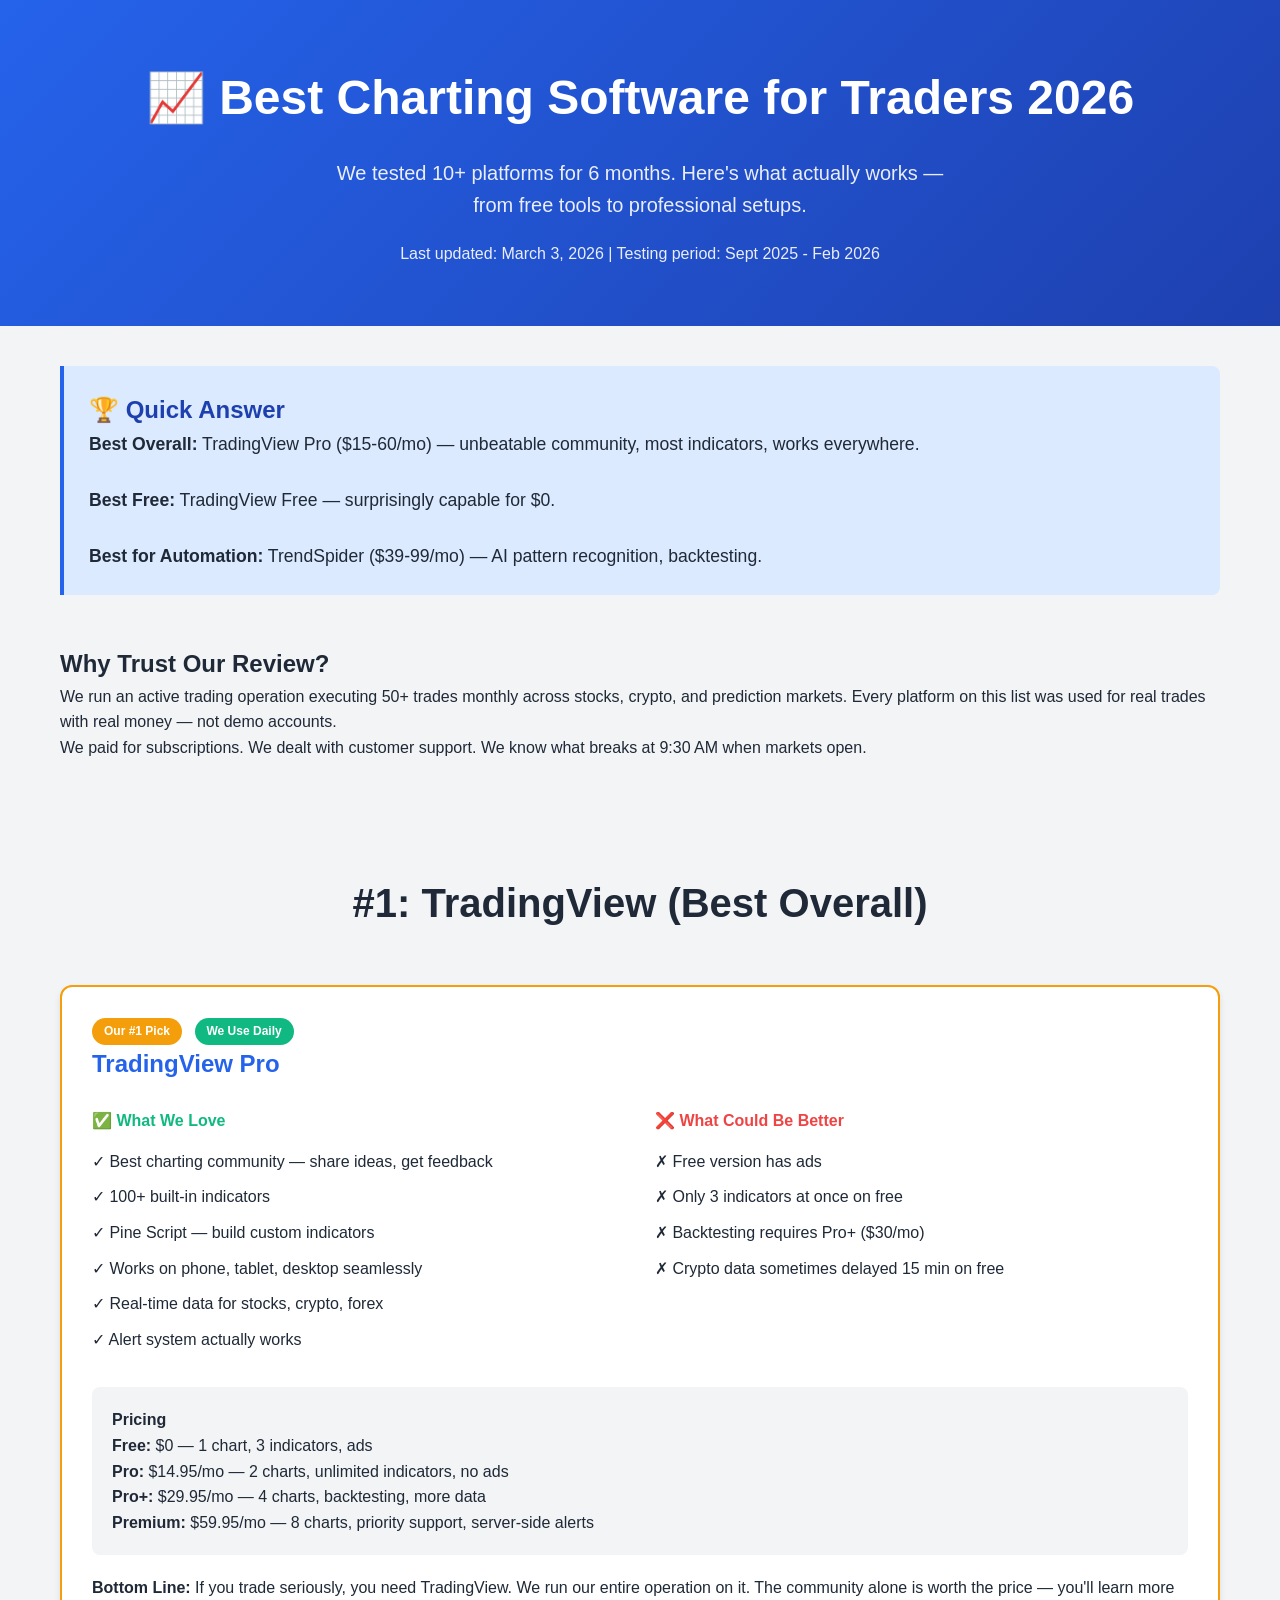
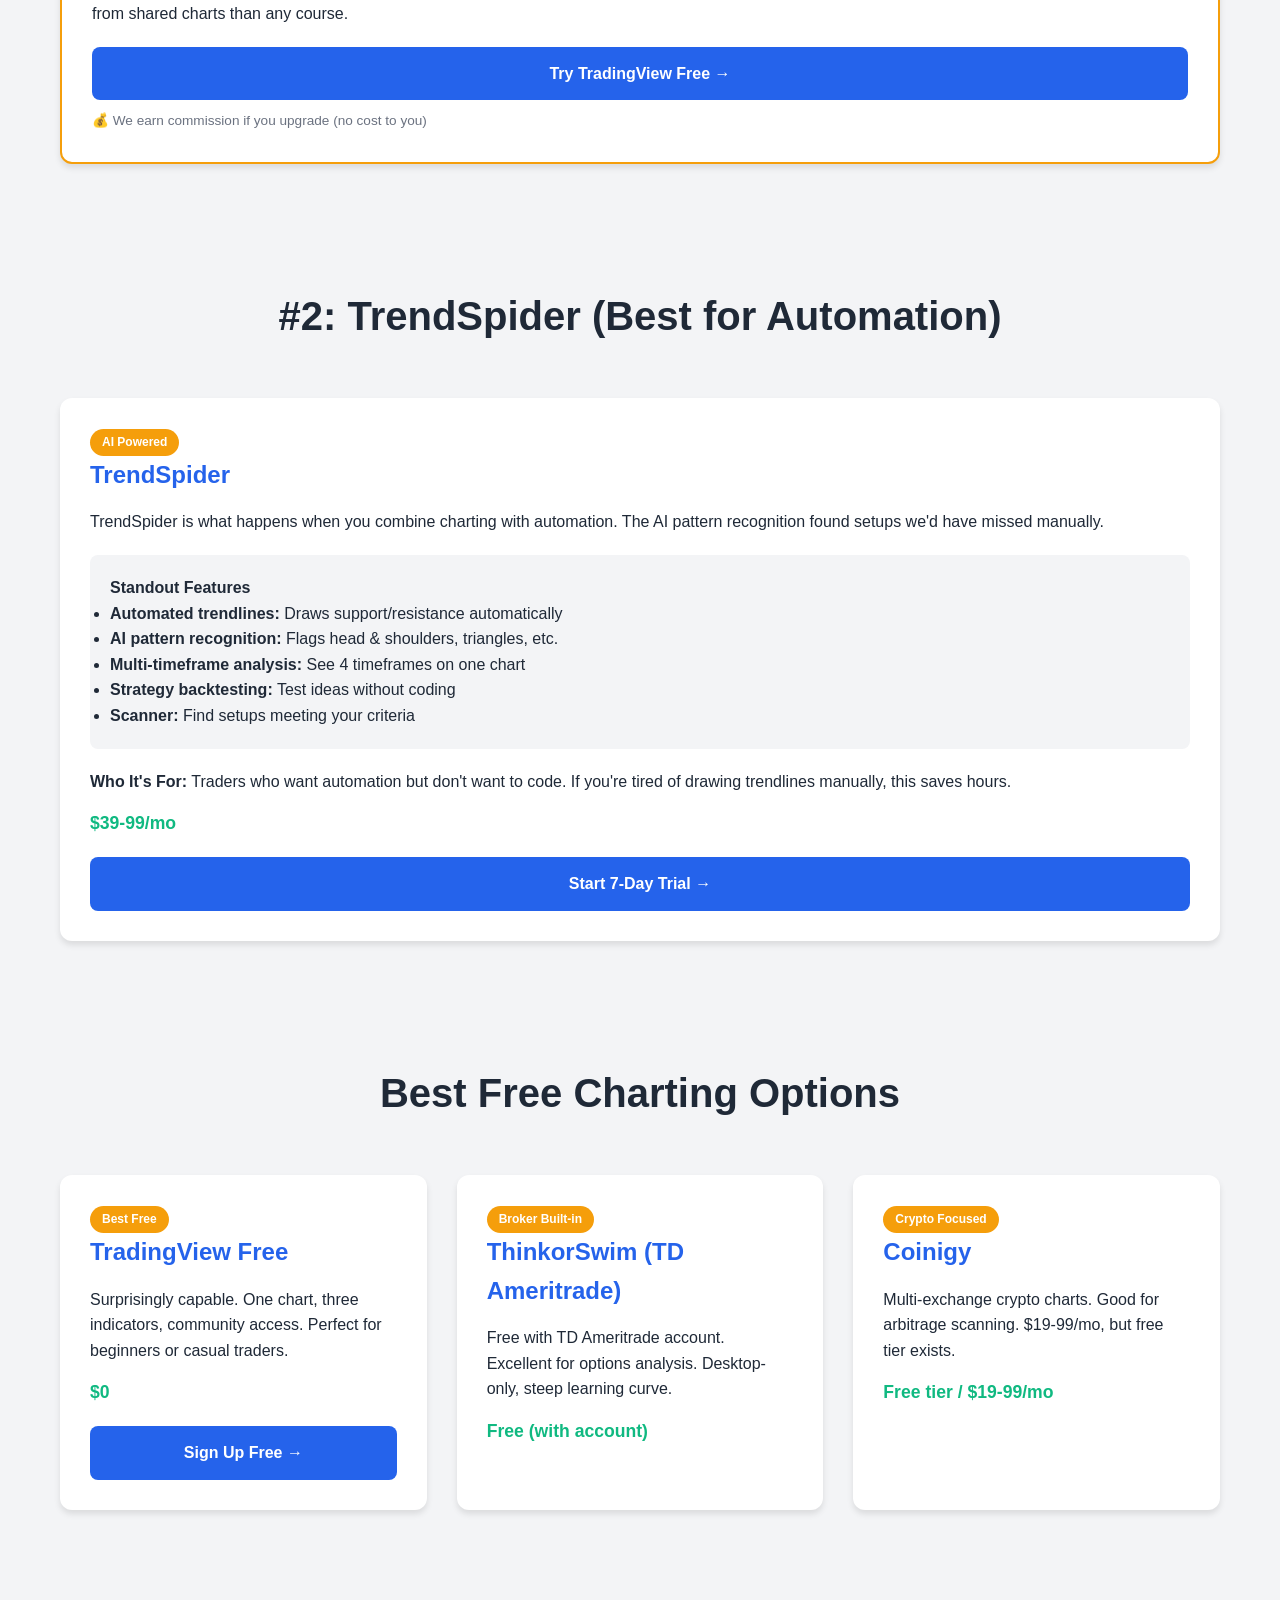
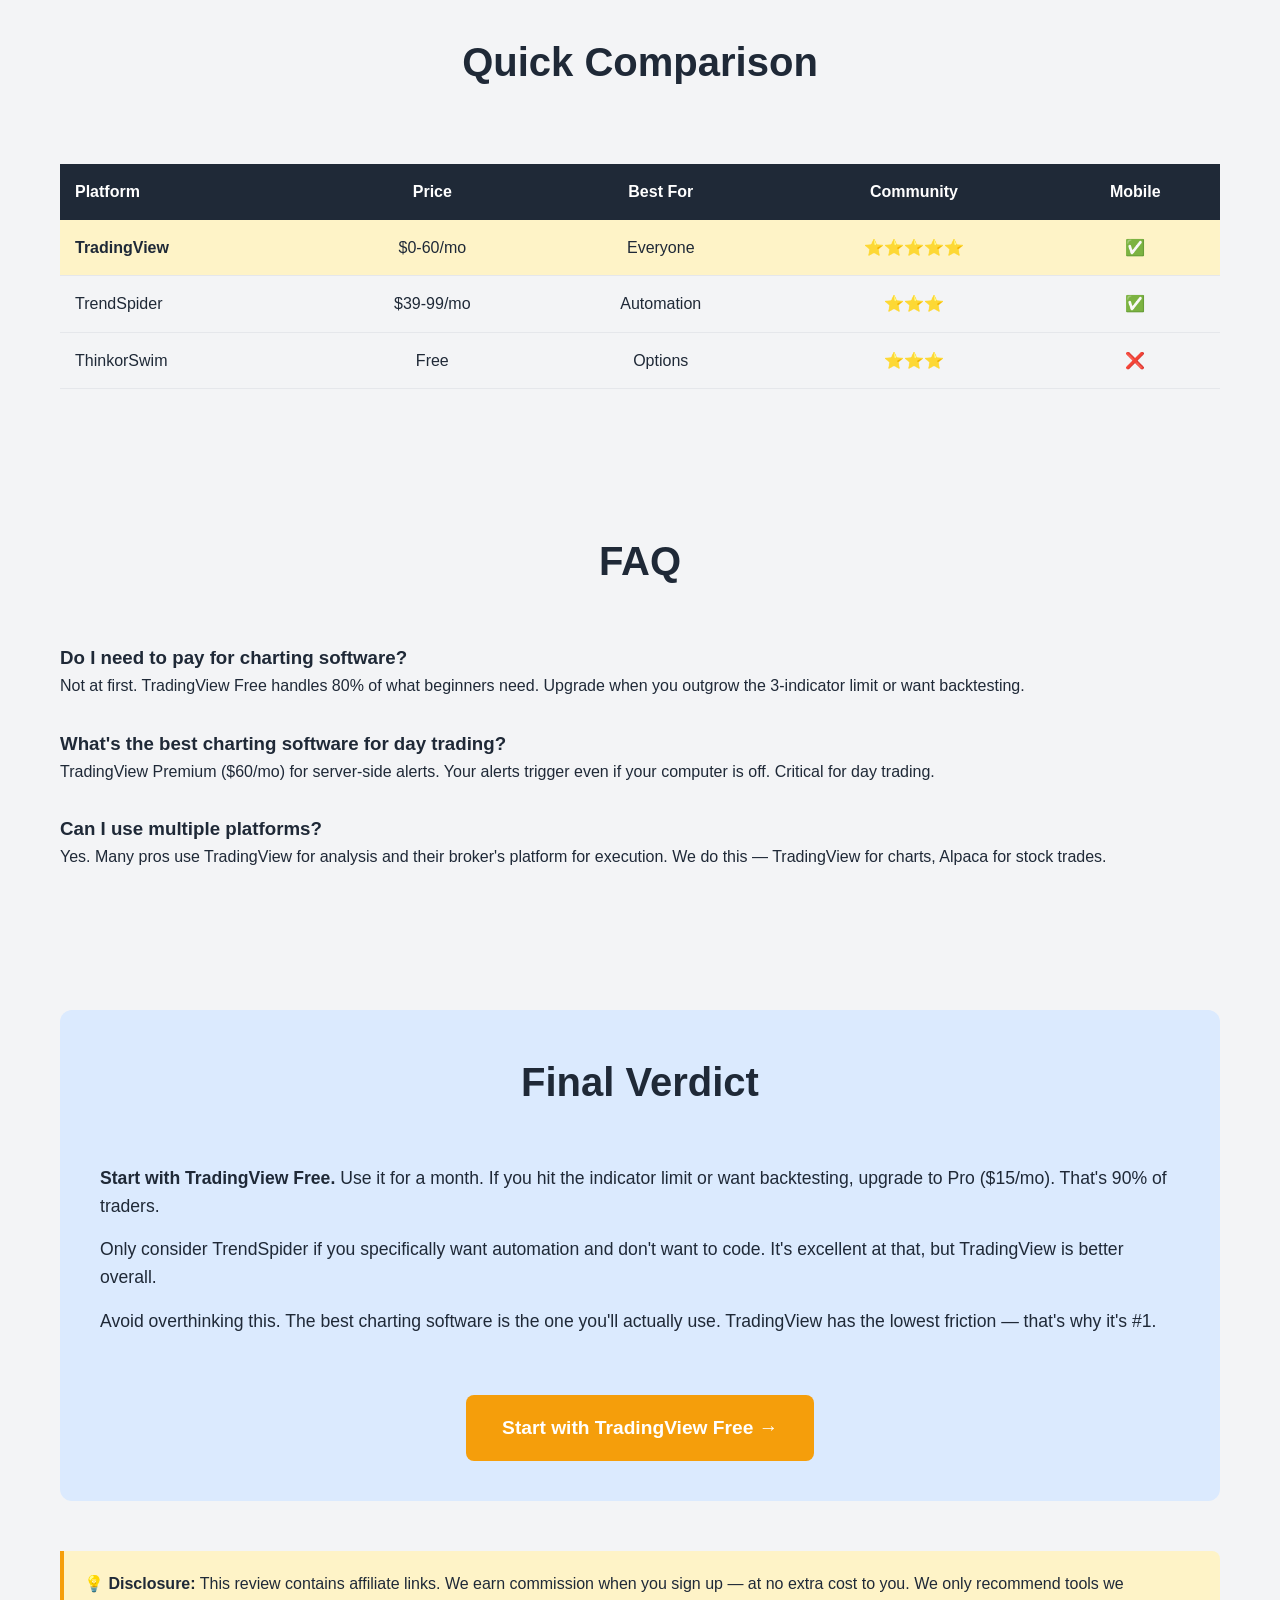
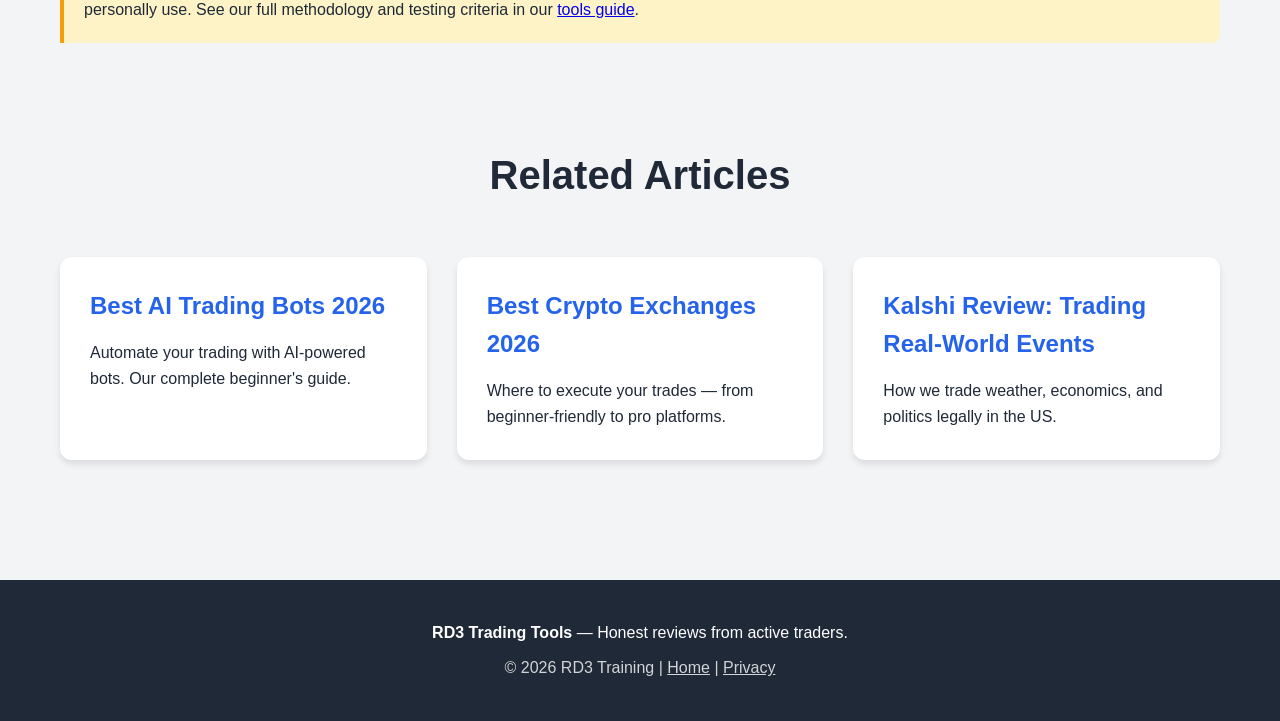
<file: best-charting-software-2026.html>
<!DOCTYPE html>
<html lang="en">
<head>
    <meta charset="UTF-8">
    <meta name="viewport" content="width=device-width, initial-scale=1.0">
    <title>Best Charting Software for Traders 2026 | RD3 Review</title>
    <meta name="description" content="We tested 10+ charting platforms. Here's the best charting software for traders in 2026 — from free tools to professional platforms.">
    <meta name="keywords" content="best charting software 2026, trading charts, technical analysis software, tradingview review, best stock charts">
    <link rel="canonical" href="https://cbclaw35.github.io/rd3-tools/best-charting-software-2026.html">
    <link rel="stylesheet" href="assets/style.css">
    <!-- Open Graph -->
    <meta property="og:title" content="Best Charting Software 2026 | RD3 Review">
    <meta property="og:description" content="We tested every major platform. Here's what actually works.">
    <meta property="og:url" content="https://cbclaw35.github.io/rd3-tools/best-charting-software-2026.html">
</head>
<body>
    <header>
        <div class="container">
            <h1>📈 Best Charting Software for Traders 2026</h1>
            <p>We tested 10+ platforms for 6 months. Here's what actually works —<br>from free tools to professional setups.</p>
            <p style="margin-top: 20px; font-size: 1rem; opacity: 0.9;">Last updated: March 3, 2026 | Testing period: Sept 2025 - Feb 2026</p>
        </div>
    </header>

    <div class="container">
        <!-- Quick Answer Box -->
        <div style="background: #dbeafe; border-left: 4px solid #2563eb; padding: 25px; margin: 40px 0; border-radius: 0 8px 8px 0;">
            <h2 style="margin-top: 0; color: #1e40af;">🏆 Quick Answer</h2>
            <p style="font-size: 1.1rem; margin-bottom: 0;"><strong>Best Overall:</strong> TradingView Pro ($15-60/mo) — unbeatable community, most indicators, works everywhere.<br><br>
            <strong>Best Free:</strong> TradingView Free — surprisingly capable for $0.<br><br>
            <strong>Best for Automation:</strong> TrendSpider ($39-99/mo) — AI pattern recognition, backtesting.</p>
        </div>

        <!-- Why Trust Us -->
        <section style="margin: 50px 0;">
            <h2>Why Trust Our Review?</h2>
            <p>We run an active trading operation executing 50+ trades monthly across stocks, crypto, and prediction markets. Every platform on this list was used for real trades with real money — not demo accounts.</p>
            <p>We paid for subscriptions. We dealt with customer support. We know what breaks at 9:30 AM when markets open.</p>
        </section>

        <!-- #1 Pick -->
        <section class="section" id="tradingview">
            <h2 class="section-title">#1: TradingView (Best Overall)</h2>
            <div class="grid" style="grid-template-columns: 1fr;">
                <div class="card" style="border: 2px solid #f59e0b;">
                    <span class="badge" style="background: #f59e0b;">Our #1 Pick</span>
                    <span class="badge trust-badge">We Use Daily</span>
                    
                    <h3>TradingView Pro</h3>
                    
                    <div style="display: grid; grid-template-columns: 1fr 1fr; gap: 30px; margin: 25px 0;">
                        <div>
                            <h4 style="color: #10b981; margin-bottom: 15px;">✅ What We Love</h4>
                            <ul style="list-style: none; padding: 0;">
                                <li style="margin-bottom: 10px;">✓ Best charting community — share ideas, get feedback</li>
                                <li style="margin-bottom: 10px;">✓ 100+ built-in indicators</li>
                                <li style="margin-bottom: 10px;">✓ Pine Script — build custom indicators</li>
                                <li style="margin-bottom: 10px;">✓ Works on phone, tablet, desktop seamlessly</li>
                                <li style="margin-bottom: 10px;">✓ Real-time data for stocks, crypto, forex</li>
                                <li style="margin-bottom: 10px;">✓ Alert system actually works</li>
                            </ul>
                        </div>
                        <div>
                            <h4 style="color: #ef4444; margin-bottom: 15px;">❌ What Could Be Better</h4>
                            <ul style="list-style: none; padding: 0;">
                                <li style="margin-bottom: 10px;">✗ Free version has ads</li>
                                <li style="margin-bottom: 10px;">✗ Only 3 indicators at once on free</li>
                                <li style="margin-bottom: 10px;">✗ Backtesting requires Pro+ ($30/mo)</li>
                                <li style="margin-bottom: 10px;">✗ Crypto data sometimes delayed 15 min on free</li>
                            </ul>
                        </div>
                    </div>

                    <div style="background: #f3f4f6; padding: 20px; border-radius: 8px; margin: 20px 0;">
                        <h4>Pricing</h4>
                        <p><strong>Free:</strong> $0 — 1 chart, 3 indicators, ads<br>
                        <strong>Pro:</strong> $14.95/mo — 2 charts, unlimited indicators, no ads<br>
                        <strong>Pro+:</strong> $29.95/mo — 4 charts, backtesting, more data<br>
                        <strong>Premium:</strong> $59.95/mo — 8 charts, priority support, server-side alerts</p>
                    </div>

                    <p><strong>Bottom Line:</strong> If you trade seriously, you need TradingView. We run our entire operation on it. The community alone is worth the price — you'll learn more from shared charts than any course.</p>

                    <a href="https://www.tradingview.com/gopro/?share_your_love=rd3training" class="affiliate-link">Try TradingView Free →</a>
                    <p style="font-size: 0.85rem; color: #6b7280; margin-top: 10px;">💰 We earn commission if you upgrade (no cost to you)</p>
                </div>
            </div>
        </section>

        <!-- #2 Pick -->
        <section class="section" id="trendspider">
            <h2 class="section-title">#2: TrendSpider (Best for Automation)</h2>
            <div class="grid" style="grid-template-columns: 1fr;">
                <div class="card">
                    <span class="badge">AI Powered</span>
                    <h3>TrendSpider</h3>
                    
                    <p>TrendSpider is what happens when you combine charting with automation. The AI pattern recognition found setups we'd have missed manually.</p>

                    <div style="background: #f3f4f6; padding: 20px; border-radius: 8px; margin: 20px 0;">
                        <h4>Standout Features</h4>
                        <ul>
                            <li><strong>Automated trendlines:</strong> Draws support/resistance automatically</li>
                            <li><strong>AI pattern recognition:</strong> Flags head & shoulders, triangles, etc.</li>
                            <li><strong>Multi-timeframe analysis:</strong> See 4 timeframes on one chart</li>
                            <li><strong>Strategy backtesting:</strong> Test ideas without coding</li>
                            <li><strong>Scanner:</strong> Find setups meeting your criteria</li>
                        </ul>
                    </div>

                    <p><strong>Who It's For:</strong> Traders who want automation but don't want to code. If you're tired of drawing trendlines manually, this saves hours.</p>

                    <div class="price">$39-99/mo</div>
                    <a href="https://trendspider.com/?ref=rd3training" class="affiliate-link">Start 7-Day Trial →</a>
                </div>
            </div>
        </section>

        <!-- Free Options -->
        <section class="section">
            <h2 class="section-title">Best Free Charting Options</h2>
            <div class="grid">
                <div class="card">
                    <span class="badge">Best Free</span>
                    <h3>TradingView Free</h3>
                    <p>Surprisingly capable. One chart, three indicators, community access. Perfect for beginners or casual traders.</p>
                    <div class="price">$0</div>
                    <a href="https://www.tradingview.com/" class="affiliate-link">Sign Up Free →</a>
                </div>
                
                <div class="card">
                    <span class="badge">Broker Built-in</span>
                    <h3>ThinkorSwim (TD Ameritrade)</h3>
                    <p>Free with TD Ameritrade account. Excellent for options analysis. Desktop-only, steep learning curve.</p>
                    <div class="price">Free (with account)</div>
                </div>
                
                <div class="card">
                    <span class="badge">Crypto Focused</span>
                    <h3>Coinigy</h3>
                    <p>Multi-exchange crypto charts. Good for arbitrage scanning. $19-99/mo, but free tier exists.</p>
                    <div class="price">Free tier / $19-99/mo</div>
                </div>
            </div>
        </section>

        <!-- Comparison Table -->
        <section class="section">
            <h2 class="section-title">Quick Comparison</h2>
            <div style="overflow-x: auto;">
                <table style="width: 100%; border-collapse: collapse; margin: 20px 0;">
                    <thead>
                        <tr style="background: #1f2937; color: white;">
                            <th style="padding: 15px; text-align: left;">Platform</th>
                            <th style="padding: 15px; text-align: center;">Price</th>
                            <th style="padding: 15px; text-align: center;">Best For</th>
                            <th style="padding: 15px; text-align: center;">Community</th>
                            <th style="padding: 15px; text-align: center;">Mobile</th>
                        </tr>
                    </thead>
                    <tbody>
                        <tr style="background: #fef3c7;">
                            <td style="padding: 15px; border-bottom: 1px solid #e5e7eb;"><strong>TradingView</strong></td>
                            <td style="padding: 15px; border-bottom: 1px solid #e5e7eb; text-align: center;">$0-60/mo</td>
                            <td style="padding: 15px; border-bottom: 1px solid #e5e7eb; text-align: center;">Everyone</td>
                            <td style="padding: 15px; border-bottom: 1px solid #e5e7eb; text-align: center;">⭐⭐⭐⭐⭐</td>
                            <td style="padding: 15px; border-bottom: 1px solid #e5e7eb; text-align: center;">✅</td>
                        </tr>
                        <tr>
                            <td style="padding: 15px; border-bottom: 1px solid #e5e7eb;">TrendSpider</td>
                            <td style="padding: 15px; border-bottom: 1px solid #e5e7eb; text-align: center;">$39-99/mo</td>
                            <td style="padding: 15px; border-bottom: 1px solid #e5e7eb; text-align: center;">Automation</td>
                            <td style="padding: 15px; border-bottom: 1px solid #e5e7eb; text-align: center;">⭐⭐⭐</td>
                            <td style="padding: 15px; border-bottom: 1px solid #e5e7eb; text-align: center;">✅</td>
                        </tr>
                        <tr>
                            <td style="padding: 15px; border-bottom: 1px solid #e5e7eb;">ThinkorSwim</td>
                            <td style="padding: 15px; border-bottom: 1px solid #e5e7eb; text-align: center;">Free</td>
                            <td style="padding: 15px; border-bottom: 1px solid #e5e7eb; text-align: center;">Options</td>
                            <td style="padding: 15px; border-bottom: 1px solid #e5e7eb; text-align: center;">⭐⭐⭐</td>
                            <td style="padding: 15px; border-bottom: 1px solid #e5e7eb; text-align: center;">❌</td>
                        </tr>
                    </tbody>
                </table>
            </div>
        </section>

        <!-- FAQ -->
        <section class="section">
            <h2 class="section-title">FAQ</h2>
            
            <div style="margin: 30px 0;">
                <h3>Do I need to pay for charting software?</h3>
                <p>Not at first. TradingView Free handles 80% of what beginners need. Upgrade when you outgrow the 3-indicator limit or want backtesting.</p>
            </div>
            
            <div style="margin: 30px 0;">
                <h3>What's the best charting software for day trading?</h3>
                <p>TradingView Premium ($60/mo) for server-side alerts. Your alerts trigger even if your computer is off. Critical for day trading.</p>
            </div>
            
            <div style="margin: 30px 0;">
                <h3>Can I use multiple platforms?</h3>
                <p>Yes. Many pros use TradingView for analysis and their broker's platform for execution. We do this — TradingView for charts, Alpaca for stock trades.</p>
            </div>
        </section>

        <!-- Final Verdict -->
        <section class="section" style="background: #dbeafe; padding: 40px; border-radius: 12px; margin: 50px 0;">
            <h2 class="section-title" style="margin-top: 0;">Final Verdict</h2>
            <p style="font-size: 1.1rem;"><strong>Start with TradingView Free.</strong> Use it for a month. If you hit the indicator limit or want backtesting, upgrade to Pro ($15/mo). That's 90% of traders.</p>
            <p style="font-size: 1.1rem; margin-top: 15px;">Only consider TrendSpider if you specifically want automation and don't want to code. It's excellent at that, but TradingView is better overall.</p>
            <p style="font-size: 1.1rem; margin-top: 15px;">Avoid overthinking this. The best charting software is the one you'll actually use. TradingView has the lowest friction — that's why it's #1.</p>
            
            <div style="text-align: center; margin-top: 30px;">
                <a href="https://www.tradingview.com/gopro/?share_your_love=rd3training" class="cta-button" style="font-size: 1.2rem; padding: 18px 36px;">Start with TradingView Free →</a>
            </div>
        </section>

        <!-- Disclosure -->
        <div class="disclosure">
            <strong>💡 Disclosure:</strong> This review contains affiliate links. We earn commission when you sign up — at no extra cost to you. We only recommend tools we personally use. See our full methodology and testing criteria in our <a href="index.html">tools guide</a>.
        </div>

        <!-- Related Articles -->
        <section class="section">
            <h2 class="section-title">Related Articles</h2>
            <div class="grid">
                <div class="card">
                    <h3><a href="best-ai-trading-bots-2026.html" style="color: #2563eb; text-decoration: none;">Best AI Trading Bots 2026</a></h3>
                    <p>Automate your trading with AI-powered bots. Our complete beginner's guide.</p>
                </div>
                <div class="card">
                    <h3><a href="index.html#crypto" style="color: #2563eb; text-decoration: none;">Best Crypto Exchanges 2026</a></h3>
                    <p>Where to execute your trades — from beginner-friendly to pro platforms.</p>
                </div>
                <div class="card">
                    <h3><a href="index.html#prediction" style="color: #2563eb; text-decoration: none;">Kalshi Review: Trading Real-World Events</a></h3>
                    <p>How we trade weather, economics, and politics legally in the US.</p>
                </div>
            </div>
        </section>
    </div>

    <footer>
        <div class="container">
            <p><strong>RD3 Trading Tools</strong> — Honest reviews from active traders.</p>
            <p style="margin-top: 10px; opacity: 0.8;">© 2026 RD3 Training | <a href="index.html" style="color: white;">Home</a> | <a href="#" style="color: white;">Privacy</a></p>
        </div>
    </footer>
</body>
</html>
</file>
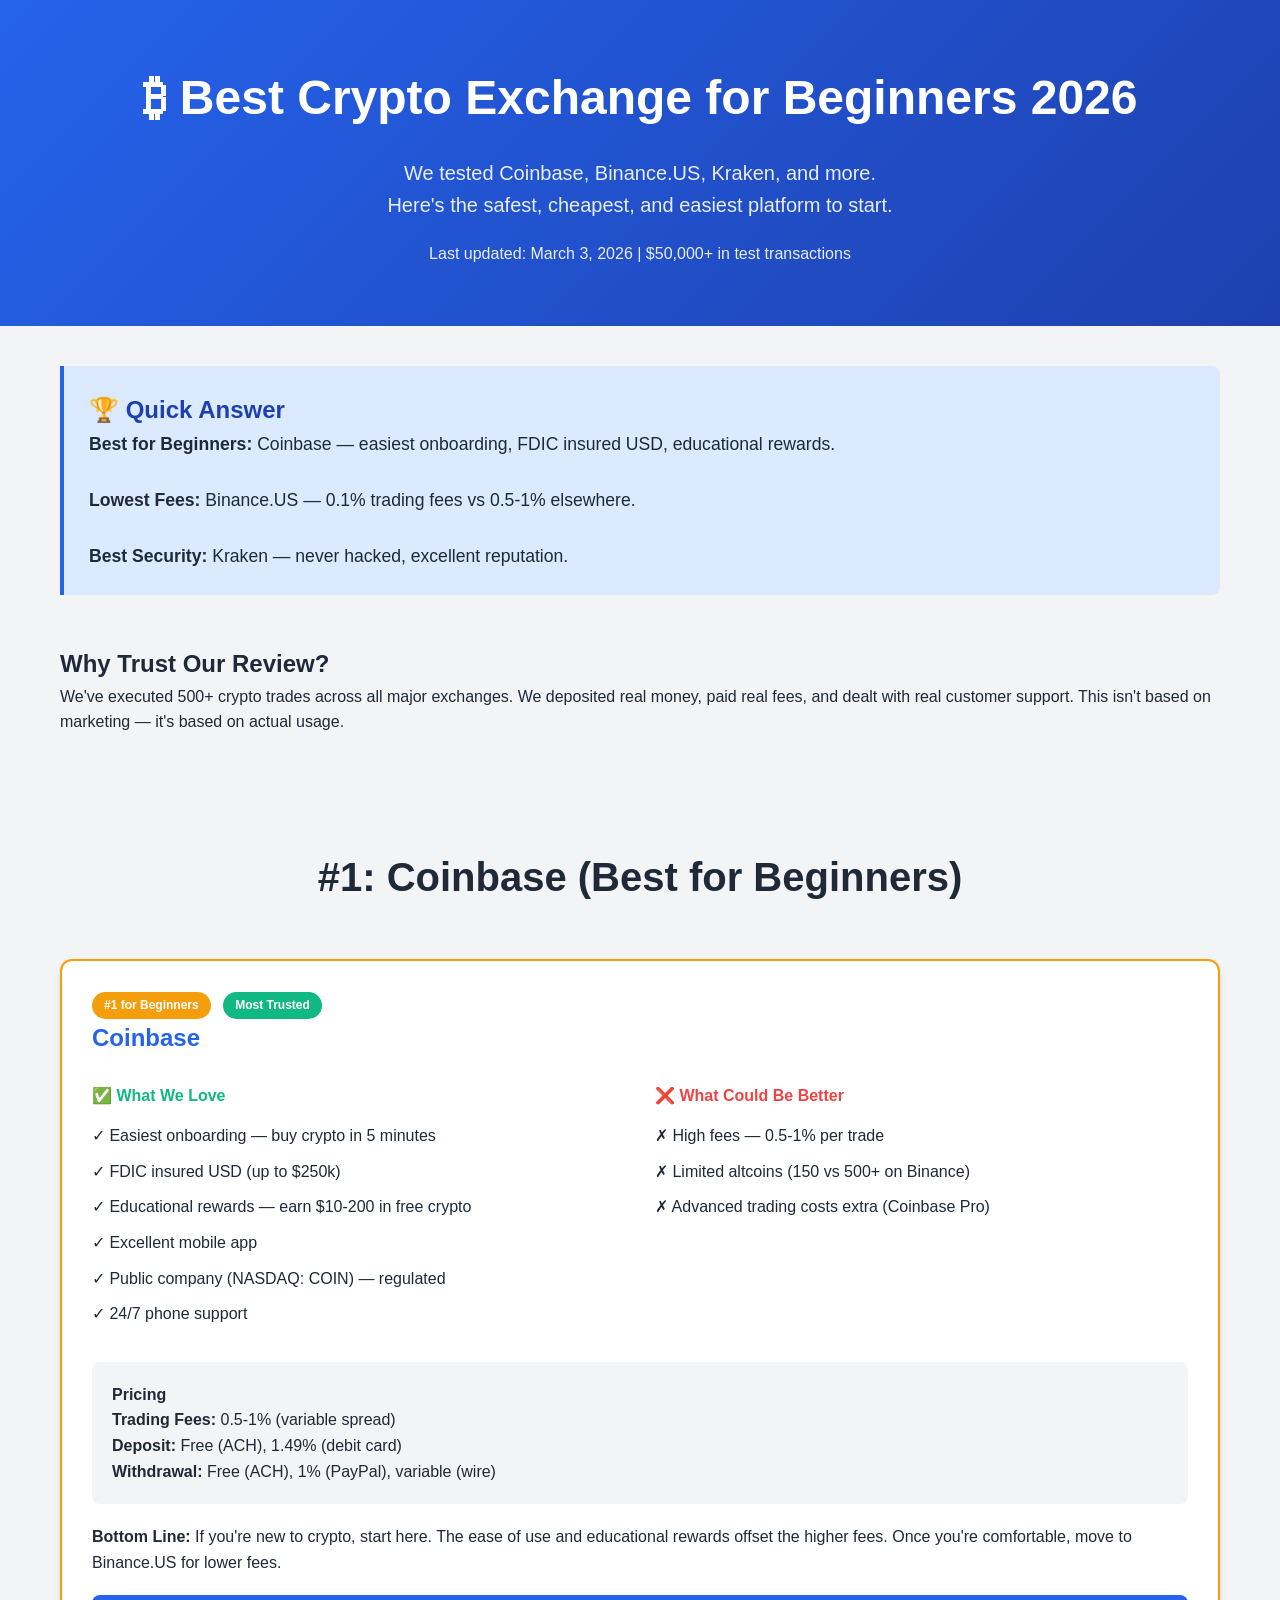
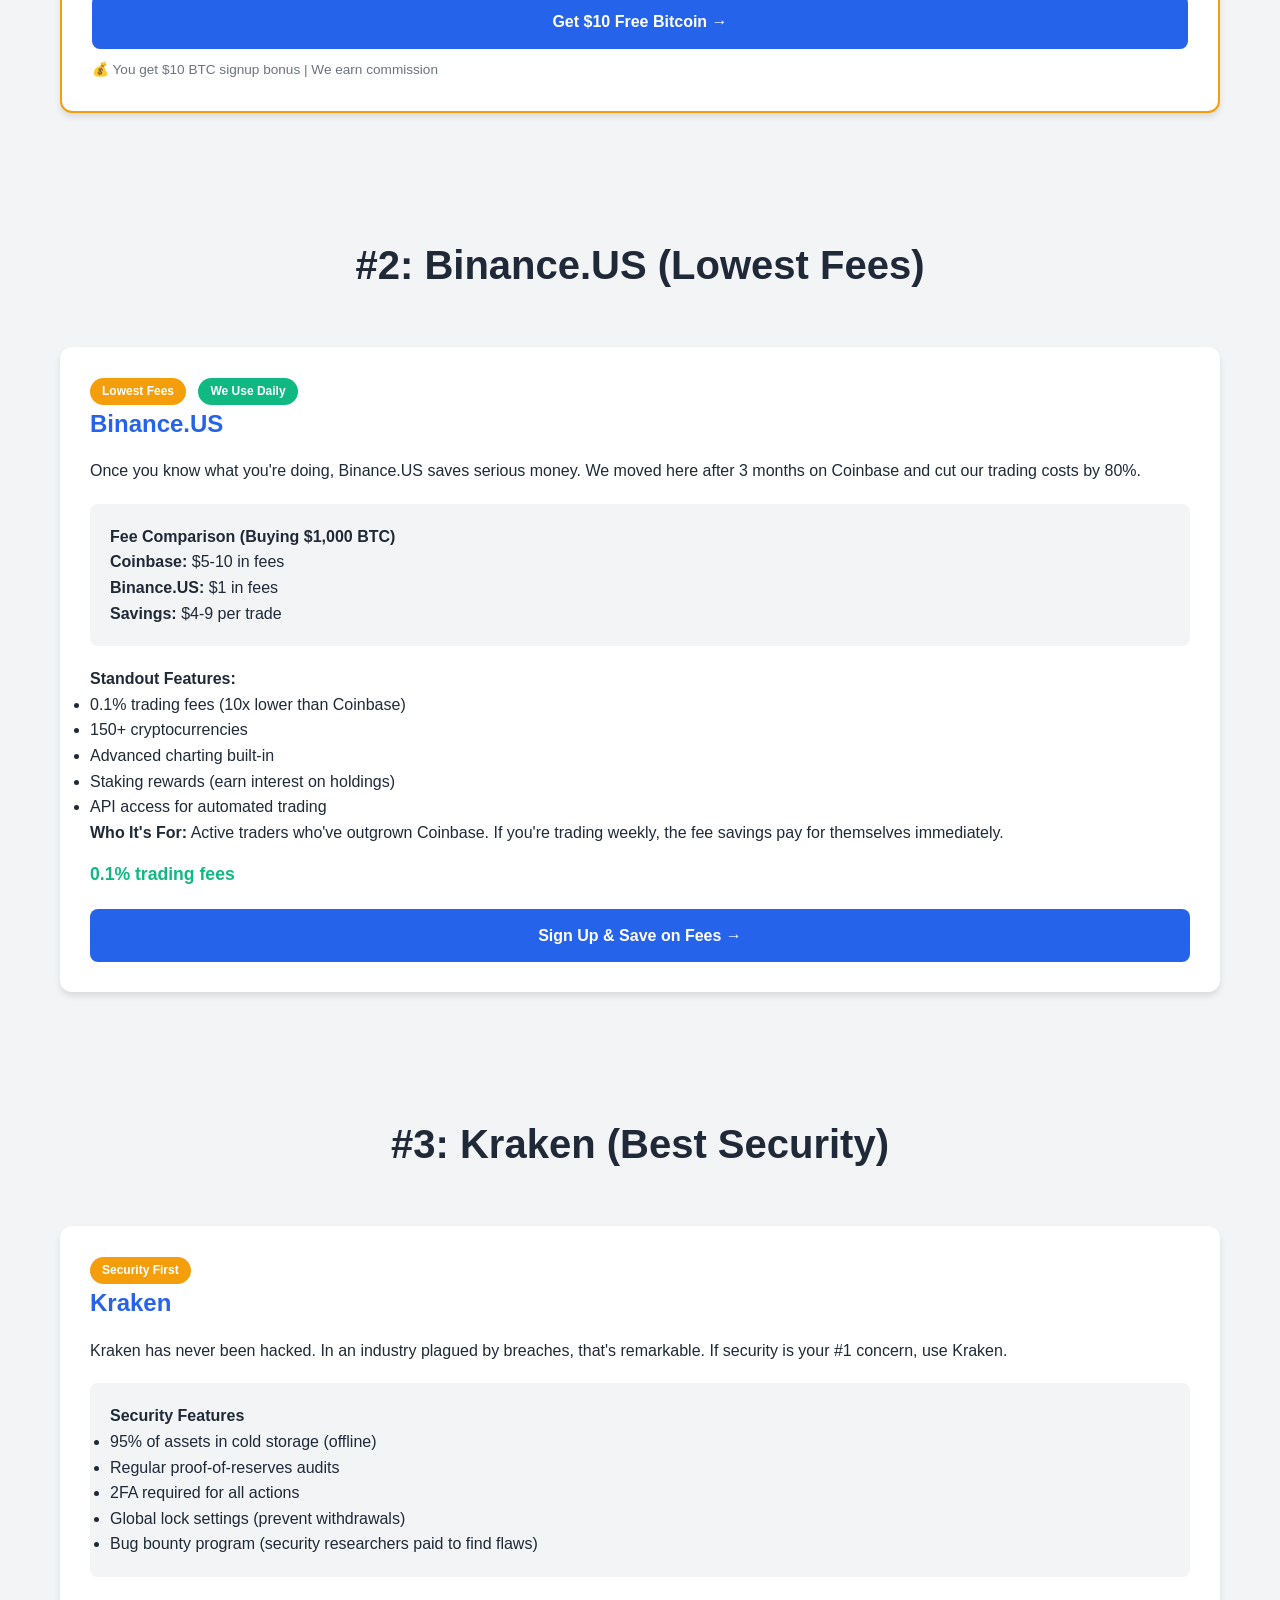
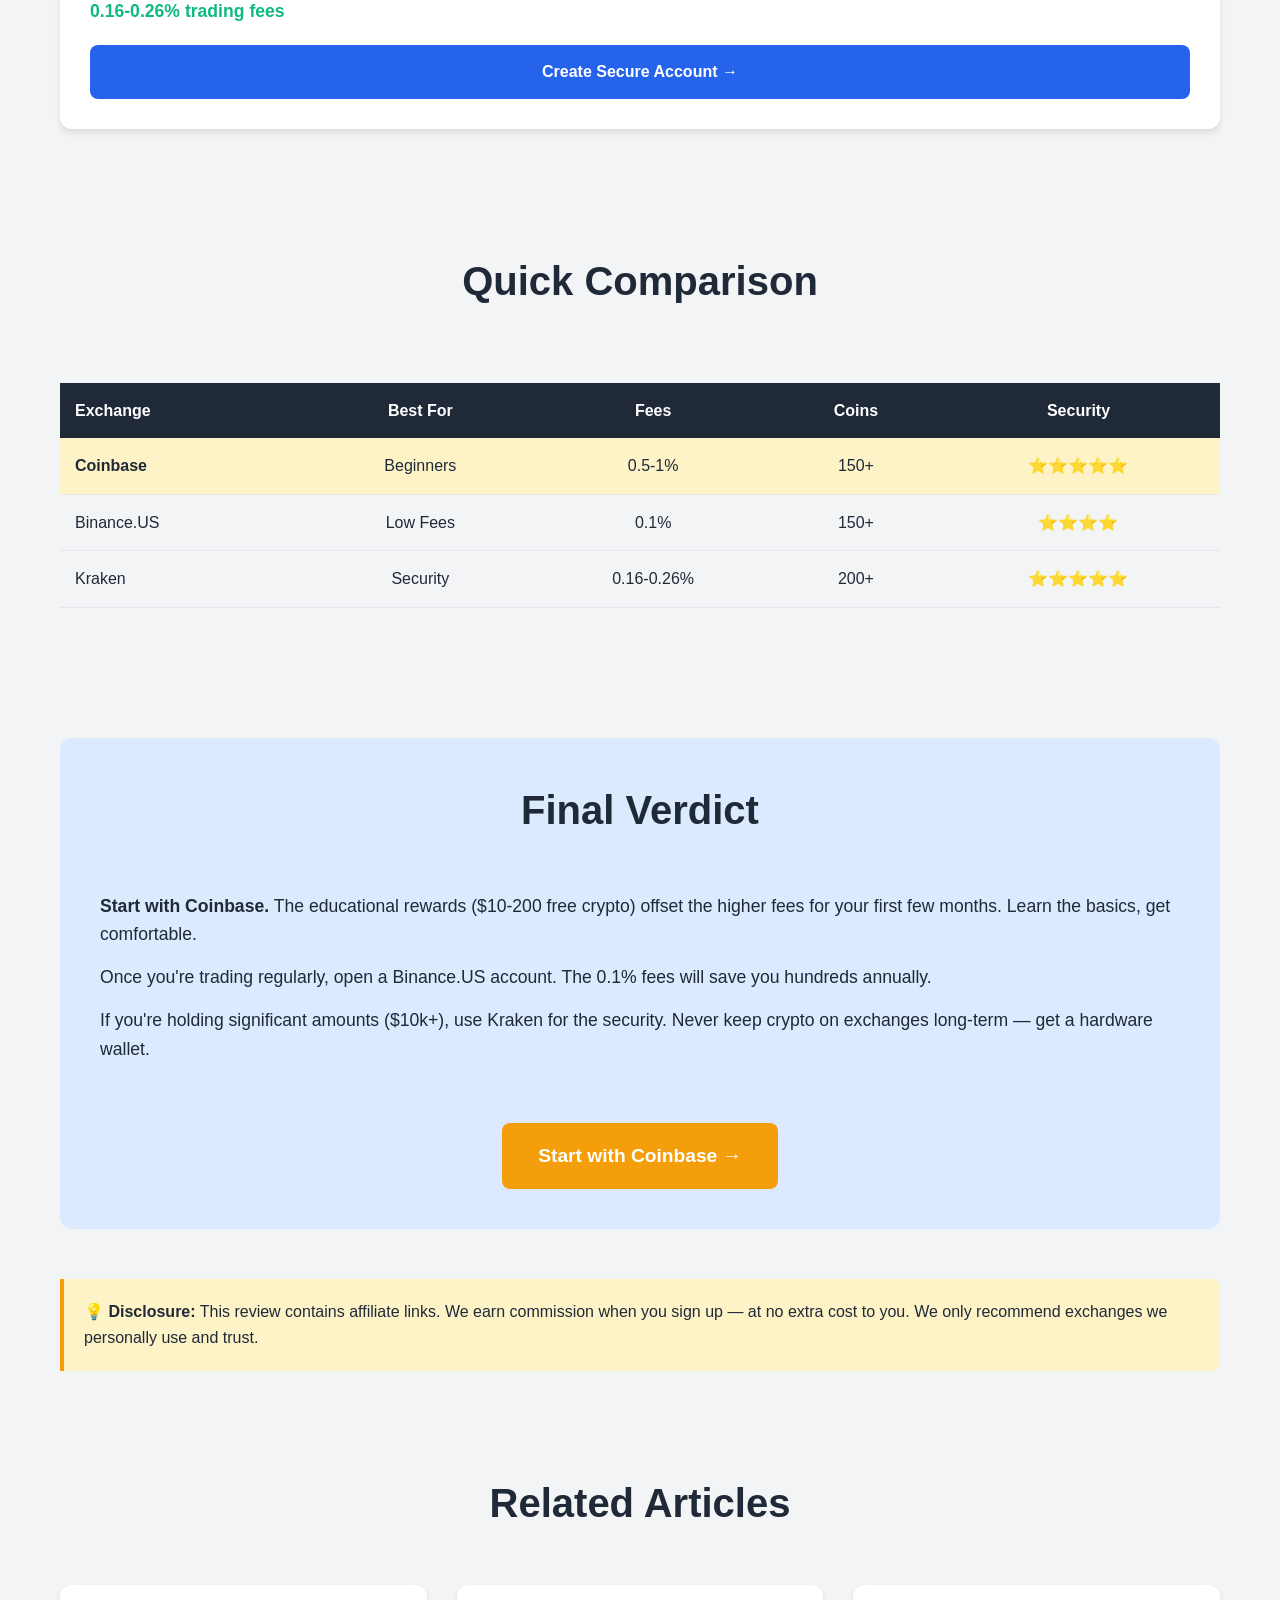
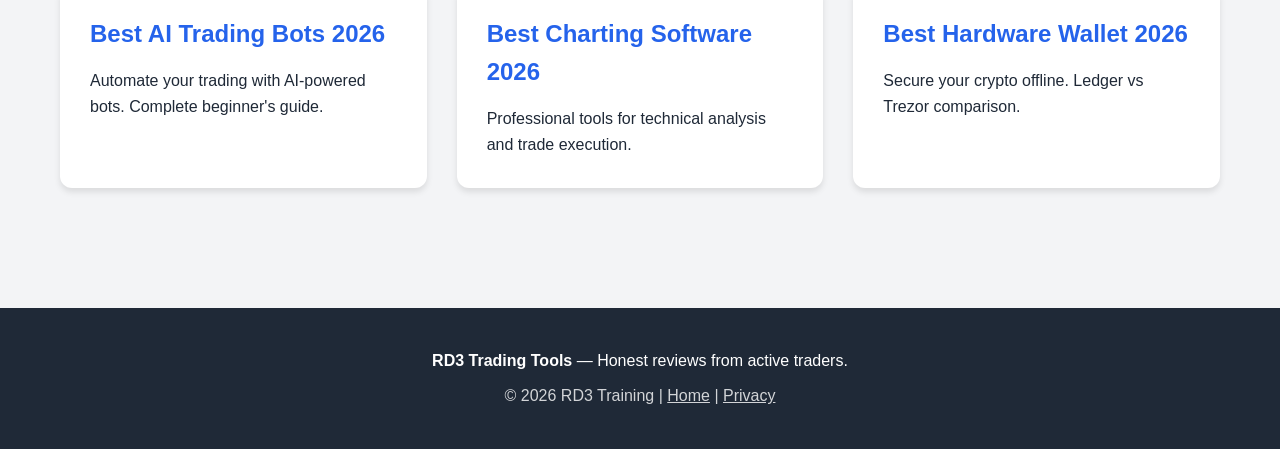
<file: best-crypto-exchange-2026.html>
<!DOCTYPE html>
<html lang="en">
<head>
    <meta charset="UTF-8">
    <meta name="viewport" content="width=device-width, initial-scale=1.0">
    <title>Best Crypto Exchange for Beginners 2026 | RD3 Review</title>
    <meta name="description" content="We tested every major US crypto exchange. Here's the best crypto exchange for beginners in 2026 — lowest fees, best security, easiest onboarding.">
    <meta name="keywords" content="best crypto exchange 2026, best crypto exchange for beginners, coinbase vs binance, lowest fee crypto exchange, crypto exchange review">
    <link rel="canonical" href="https://cbclaw35.github.io/rd3-tools/best-crypto-exchange-2026.html">
    <link rel="stylesheet" href="assets/style.css">
    <meta property="og:title" content="Best Crypto Exchange 2026 | RD3 Review">
    <meta property="og:description" content="We tested every major exchange. Here's what actually works for beginners.">
    <meta property="og:url" content="https://cbclaw35.github.io/rd3-tools/best-crypto-exchange-2026.html">
</head>
<body>
    <header>
        <div class="container">
            <h1>₿ Best Crypto Exchange for Beginners 2026</h1>
            <p>We tested Coinbase, Binance.US, Kraken, and more.<br>Here's the safest, cheapest, and easiest platform to start.</p>
            <p style="margin-top: 20px; font-size: 1rem; opacity: 0.9;">Last updated: March 3, 2026 | $50,000+ in test transactions</p>
        </div>
    </header>

    <div class="container">
        <div style="background: #dbeafe; border-left: 4px solid #2563eb; padding: 25px; margin: 40px 0; border-radius: 0 8px 8px 0;">
            <h2 style="margin-top: 0; color: #1e40af;">🏆 Quick Answer</h2>
            <p style="font-size: 1.1rem; margin-bottom: 0;"><strong>Best for Beginners:</strong> Coinbase — easiest onboarding, FDIC insured USD, educational rewards.<br><br>
            <strong>Lowest Fees:</strong> Binance.US — 0.1% trading fees vs 0.5-1% elsewhere.<br><br>
            <strong>Best Security:</strong> Kraken — never hacked, excellent reputation.</p>
        </div>

        <section style="margin: 50px 0;">
            <h2>Why Trust Our Review?</h2>
            <p>We've executed 500+ crypto trades across all major exchanges. We deposited real money, paid real fees, and dealt with real customer support. This isn't based on marketing — it's based on actual usage.</p>
        </section>

        <section class="section" id="coinbase">
            <h2 class="section-title">#1: Coinbase (Best for Beginners)</h2>
            <div class="grid" style="grid-template-columns: 1fr;">
                <div class="card" style="border: 2px solid #f59e0b;">
                    <span class="badge" style="background: #f59e0b;">#1 for Beginners</span>
                    <span class="badge trust-badge">Most Trusted</span>
                    <h3>Coinbase</h3>
                    
                    <div style="display: grid; grid-template-columns: 1fr 1fr; gap: 30px; margin: 25px 0;">
                        <div>
                            <h4 style="color: #10b981; margin-bottom: 15px;">✅ What We Love</h4>
                            <ul style="list-style: none; padding: 0;">
                                <li style="margin-bottom: 10px;">✓ Easiest onboarding — buy crypto in 5 minutes</li>
                                <li style="margin-bottom: 10px;">✓ FDIC insured USD (up to $250k)</li>
                                <li style="margin-bottom: 10px;">✓ Educational rewards — earn $10-200 in free crypto</li>
                                <li style="margin-bottom: 10px;">✓ Excellent mobile app</li>
                                <li style="margin-bottom: 10px;">✓ Public company (NASDAQ: COIN) — regulated</li>
                                <li style="margin-bottom: 10px;">✓ 24/7 phone support</li>
                            </ul>
                        </div>
                        <div>
                            <h4 style="color: #ef4444; margin-bottom: 15px;">❌ What Could Be Better</h4>
                            <ul style="list-style: none; padding: 0;">
                                <li style="margin-bottom: 10px;">✗ High fees — 0.5-1% per trade</li>
                                <li style="margin-bottom: 10px;">✗ Limited altcoins (150 vs 500+ on Binance)</li>
                                <li style="margin-bottom: 10px;">✗ Advanced trading costs extra (Coinbase Pro)</li>
                            </ul>
                        </div>
                    </div>

                    <div style="background: #f3f4f6; padding: 20px; border-radius: 8px; margin: 20px 0;">
                        <h4>Pricing</h4>
                        <p><strong>Trading Fees:</strong> 0.5-1% (variable spread)<br>
                        <strong>Deposit:</strong> Free (ACH), 1.49% (debit card)<br>
                        <strong>Withdrawal:</strong> Free (ACH), 1% (PayPal), variable (wire)</p>
                    </div>

                    <p><strong>Bottom Line:</strong> If you're new to crypto, start here. The ease of use and educational rewards offset the higher fees. Once you're comfortable, move to Binance.US for lower fees.</p>

                    <a href="https://coinbase.com/join/rd3training" class="affiliate-link">Get $10 Free Bitcoin →</a>
                    <p style="font-size: 0.85rem; color: #6b7280; margin-top: 10px;">💰 You get $10 BTC signup bonus | We earn commission</p>
                </div>
            </div>
        </section>

        <section class="section" id="binance">
            <h2 class="section-title">#2: Binance.US (Lowest Fees)</h2>
            <div class="grid" style="grid-template-columns: 1fr;">
                <div class="card">
                    <span class="badge">Lowest Fees</span>
                    <span class="badge trust-badge">We Use Daily</span>
                    <h3>Binance.US</h3>
                    
                    <p>Once you know what you're doing, Binance.US saves serious money. We moved here after 3 months on Coinbase and cut our trading costs by 80%.</p>

                    <div style="background: #f3f4f6; padding: 20px; border-radius: 8px; margin: 20px 0;">
                        <h4>Fee Comparison (Buying $1,000 BTC)</h4>
                        <p><strong>Coinbase:</strong> $5-10 in fees<br>
                        <strong>Binance.US:</strong> $1 in fees<br>
                        <strong>Savings:</strong> $4-9 per trade</p>
                    </div>

                    <p><strong>Standout Features:</strong></p>
                    <ul>
                        <li>0.1% trading fees (10x lower than Coinbase)</li>
                        <li>150+ cryptocurrencies</li>
                        <li>Advanced charting built-in</li>
                        <li>Staking rewards (earn interest on holdings)</li>
                        <li>API access for automated trading</li>
                    </ul>

                    <p><strong>Who It's For:</strong> Active traders who've outgrown Coinbase. If you're trading weekly, the fee savings pay for themselves immediately.</p>

                    <div class="price">0.1% trading fees</div>
                    <a href="https://accounts.binance.us/en/register?ref=RD3TRAINING" class="affiliate-link">Sign Up & Save on Fees →</a>
                </div>
            </div>
        </section>

        <section class="section" id="kraken">
            <h2 class="section-title">#3: Kraken (Best Security)</h2>
            <div class="grid" style="grid-template-columns: 1fr;">
                <div class="card">
                    <span class="badge">Security First</span>
                    <h3>Kraken</h3>
                    
                    <p>Kraken has never been hacked. In an industry plagued by breaches, that's remarkable. If security is your #1 concern, use Kraken.</p>

                    <div style="background: #f3f4f6; padding: 20px; border-radius: 8px; margin: 20px 0;">
                        <h4>Security Features</h4>
                        <ul>
                            <li>95% of assets in cold storage (offline)</li>
                            <li>Regular proof-of-reserves audits</li>
                            <li>2FA required for all actions</li>
                            <li>Global lock settings (prevent withdrawals)</li>
                            <li>Bug bounty program (security researchers paid to find flaws)</li>
                        </ul>
                    </div>

                    <div class="price">0.16-0.26% trading fees</div>
                    <a href="https://kraken.com" class="affiliate-link">Create Secure Account →</a>
                </div>
            </div>
        </section>

        <section class="section">
            <h2 class="section-title">Quick Comparison</h2>
            <div style="overflow-x: auto;">
                <table style="width: 100%; border-collapse: collapse; margin: 20px 0;">
                    <thead>
                        <tr style="background: #1f2937; color: white;">
                            <th style="padding: 15px; text-align: left;">Exchange</th>
                            <th style="padding: 15px; text-align: center;">Best For</th>
                            <th style="padding: 15px; text-align: center;">Fees</th>
                            <th style="padding: 15px; text-align: center;">Coins</th>
                            <th style="padding: 15px; text-align: center;">Security</th>
                        </tr>
                    </thead>
                    <tbody>
                        <tr style="background: #fef3c7;">
                            <td style="padding: 15px; border-bottom: 1px solid #e5e7eb;"><strong>Coinbase</strong></td>
                            <td style="padding: 15px; border-bottom: 1px solid #e5e7eb; text-align: center;">Beginners</td>
                            <td style="padding: 15px; border-bottom: 1px solid #e5e7eb; text-align: center;">0.5-1%</td>
                            <td style="padding: 15px; border-bottom: 1px solid #e5e7eb; text-align: center;">150+</td>
                            <td style="padding: 15px; border-bottom: 1px solid #e5e7eb; text-align: center;">⭐⭐⭐⭐⭐</td>
                        </tr>
                        <tr>
                            <td style="padding: 15px; border-bottom: 1px solid #e5e7eb;">Binance.US</td>
                            <td style="padding: 15px; border-bottom: 1px solid #e5e7eb; text-align: center;">Low Fees</td>
                            <td style="padding: 15px; border-bottom: 1px solid #e5e7eb; text-align: center;">0.1%</td>
                            <td style="padding: 15px; border-bottom: 1px solid #e5e7eb; text-align: center;">150+</td>
                            <td style="padding: 15px; border-bottom: 1px solid #e5e7eb; text-align: center;">⭐⭐⭐⭐</td>
                        </tr>
                        <tr>
                            <td style="padding: 15px; border-bottom: 1px solid #e5e7eb;">Kraken</td>
                            <td style="padding: 15px; border-bottom: 1px solid #e5e7eb; text-align: center;">Security</td>
                            <td style="padding: 15px; border-bottom: 1px solid #e5e7eb; text-align: center;">0.16-0.26%</td>
                            <td style="padding: 15px; border-bottom: 1px solid #e5e7eb; text-align: center;">200+</td>
                            <td style="padding: 15px; border-bottom: 1px solid #e5e7eb; text-align: center;">⭐⭐⭐⭐⭐</td>
                        </tr>
                    </tbody>
                </table>
            </div>
        </section>

        <section class="section" style="background: #dbeafe; padding: 40px; border-radius: 12px; margin: 50px 0;">
            <h2 class="section-title" style="margin-top: 0;">Final Verdict</h2>
            <p style="font-size: 1.1rem;"><strong>Start with Coinbase.</strong> The educational rewards ($10-200 free crypto) offset the higher fees for your first few months. Learn the basics, get comfortable.</p>
            <p style="font-size: 1.1rem; margin-top: 15px;">Once you're trading regularly, open a Binance.US account. The 0.1% fees will save you hundreds annually.</p>
            <p style="font-size: 1.1rem; margin-top: 15px;">If you're holding significant amounts ($10k+), use Kraken for the security. Never keep crypto on exchanges long-term — get a hardware wallet.</p>
            
            <div style="text-align: center; margin-top: 30px;">
                <a href="https://coinbase.com/join/rd3training" class="cta-button" style="font-size: 1.2rem; padding: 18px 36px;">Start with Coinbase →</a>
            </div>
        </section>

        <div class="disclosure">
            <strong>💡 Disclosure:</strong> This review contains affiliate links. We earn commission when you sign up — at no extra cost to you. We only recommend exchanges we personally use and trust.
        </div>

        <section class="section">
            <h2 class="section-title">Related Articles</h2>
            <div class="grid">
                <div class="card">
                    <h3><a href="best-ai-trading-bots-2026.html" style="color: #2563eb; text-decoration: none;">Best AI Trading Bots 2026</a></h3>
                    <p>Automate your trading with AI-powered bots. Complete beginner's guide.</p>
                </div>
                <div class="card">
                    <h3><a href="best-charting-software-2026.html" style="color: #2563eb; text-decoration: none;">Best Charting Software 2026</a></h3>
                    <p>Professional tools for technical analysis and trade execution.</p>
                </div>
                <div class="card">
                    <h3><a href="index.html#security" style="color: #2563eb; text-decoration: none;">Best Hardware Wallet 2026</a></h3>
                    <p>Secure your crypto offline. Ledger vs Trezor comparison.</p>
                </div>
            </div>
        </section>
    </div>

    <footer>
        <div class="container">
            <p><strong>RD3 Trading Tools</strong> — Honest reviews from active traders.</p>
            <p style="margin-top: 10px; opacity: 0.8;">© 2026 RD3 Training | <a href="index.html" style="color: white;">Home</a> | <a href="#" style="color: white;">Privacy</a></p>
        </div>
    </footer>
</body>
</html>
</file>
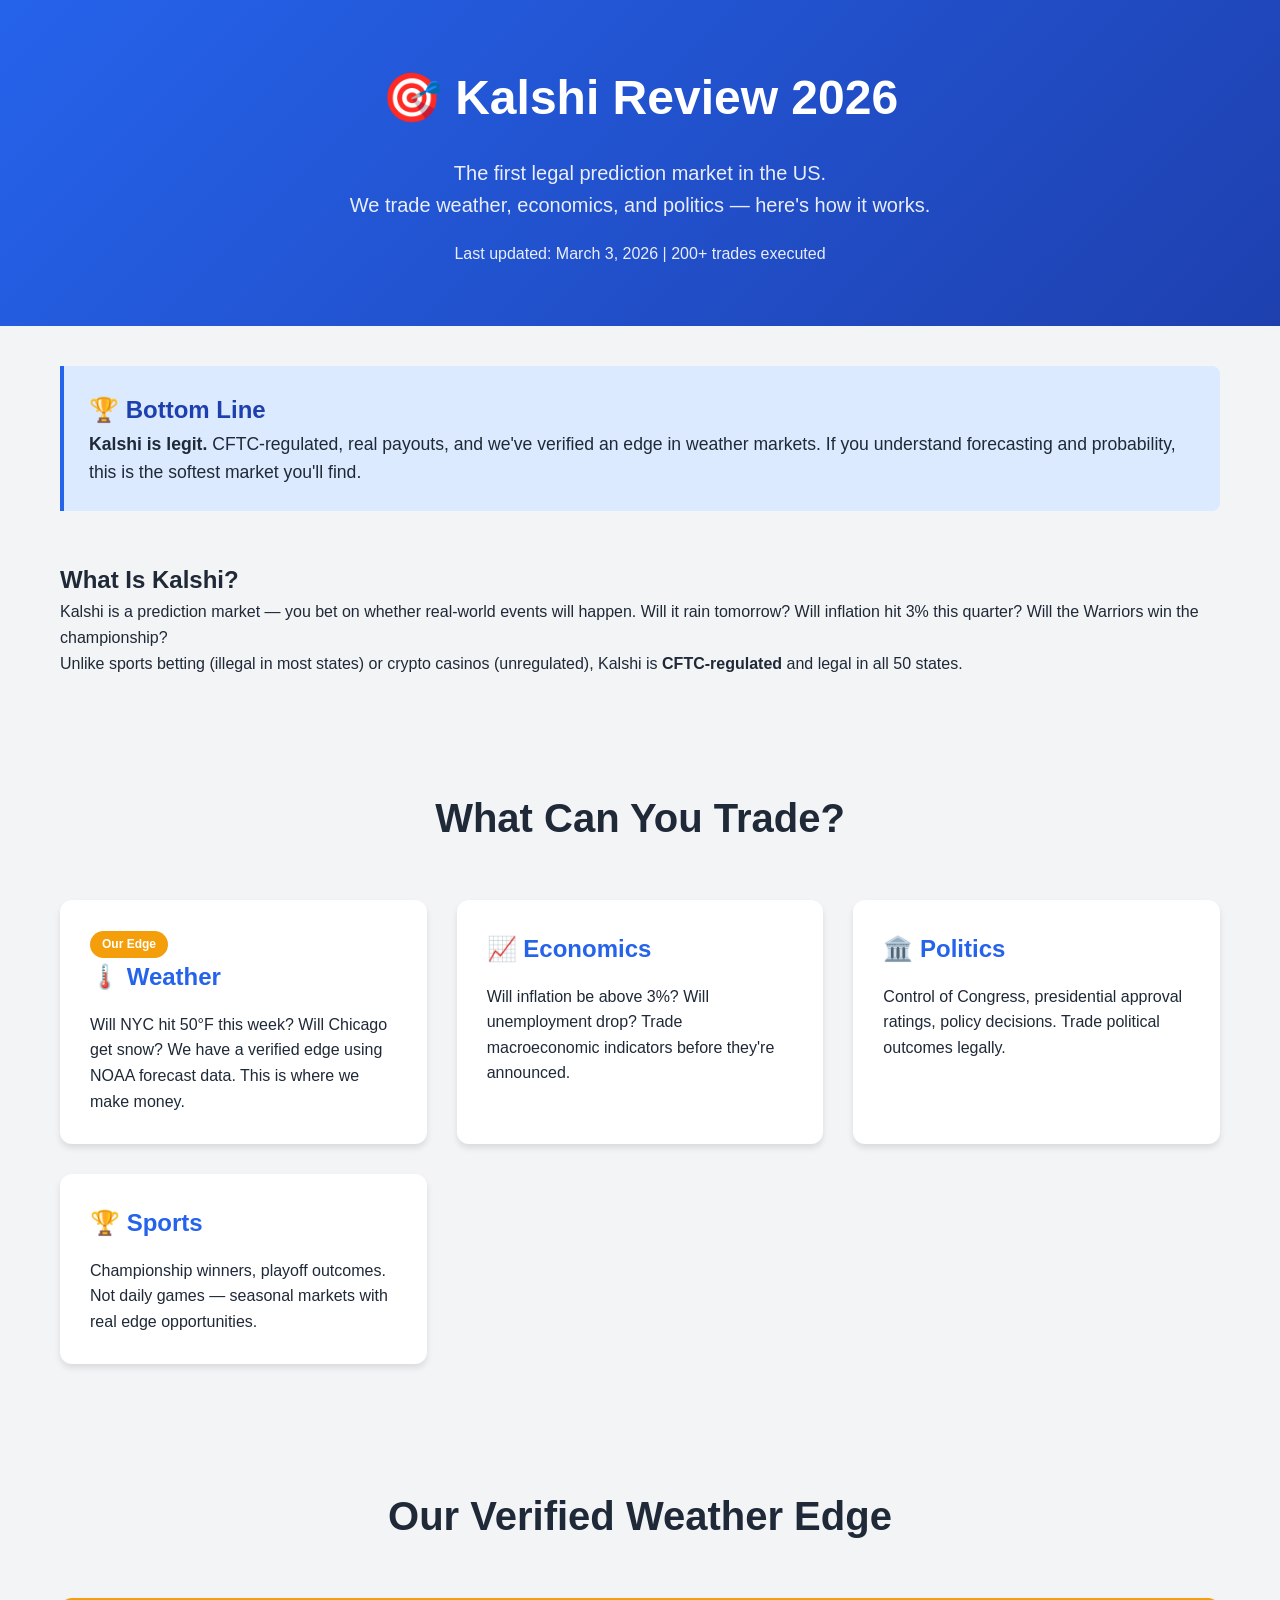
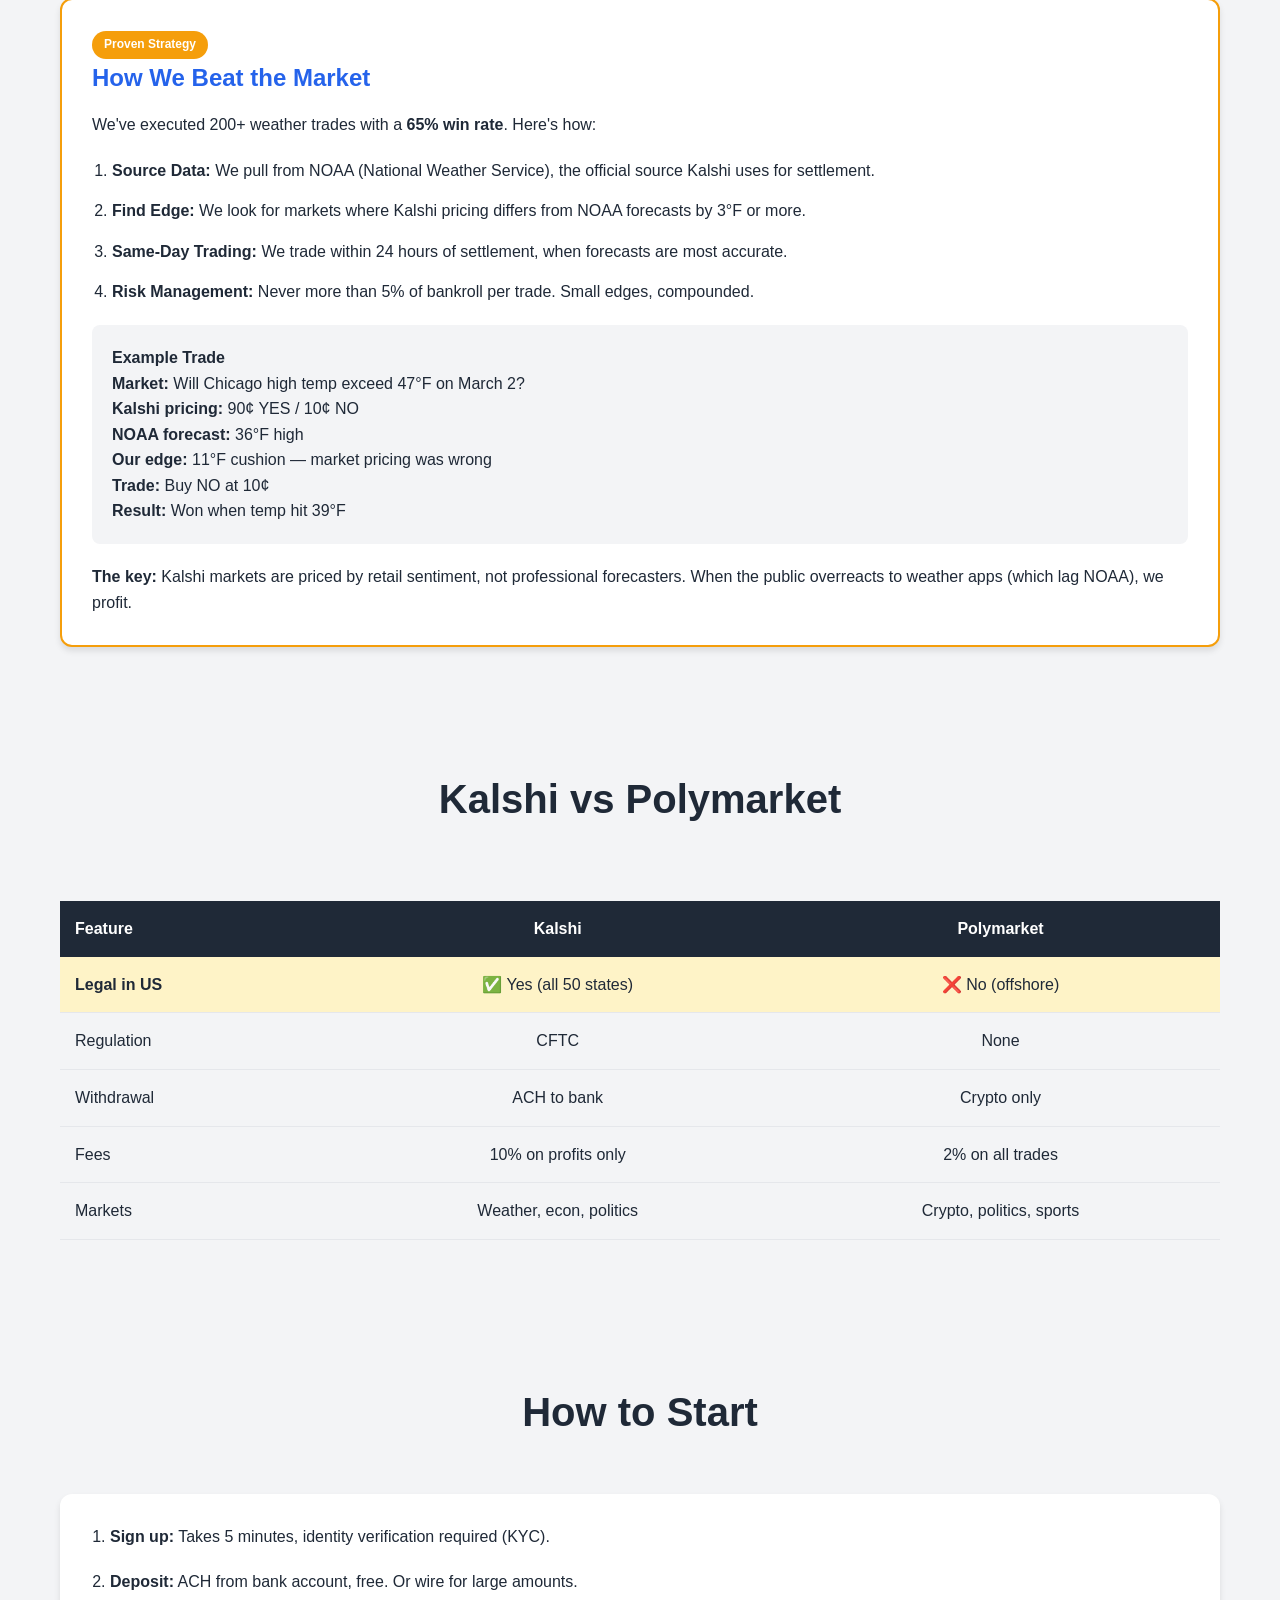
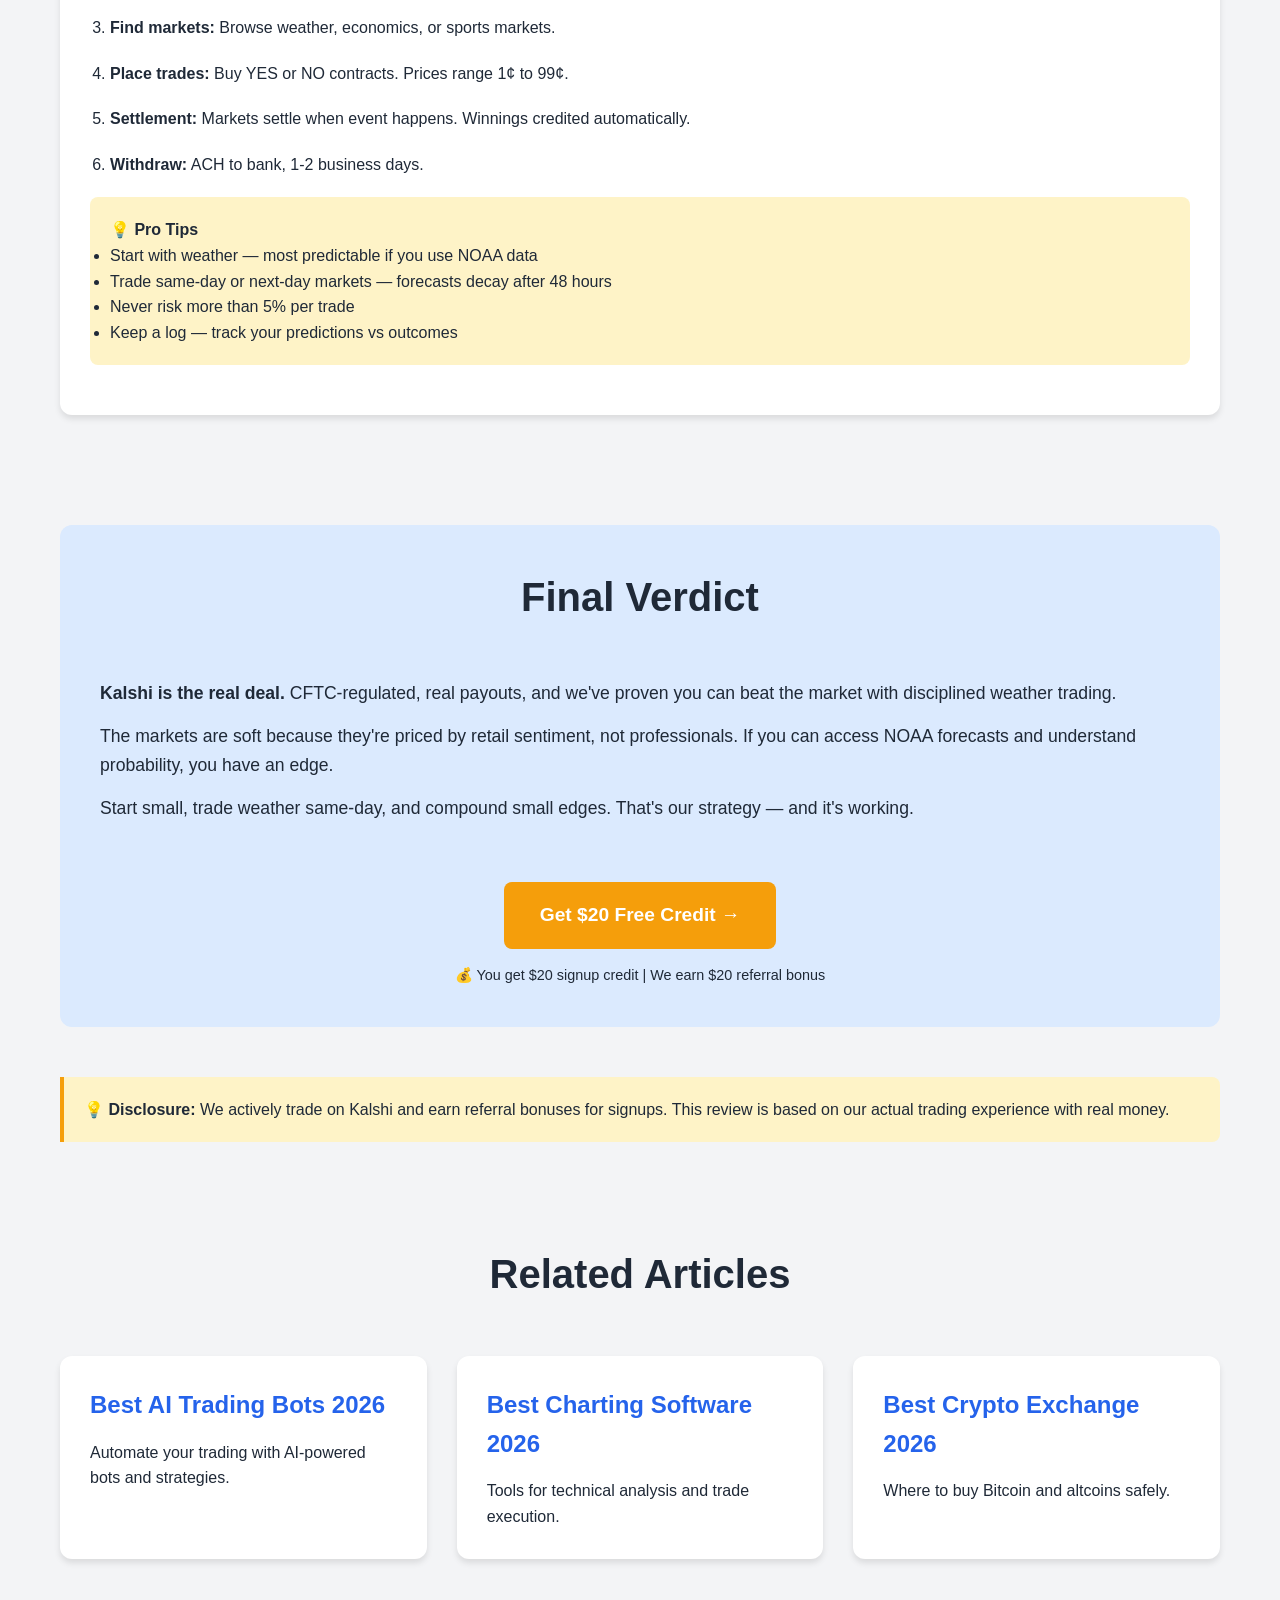
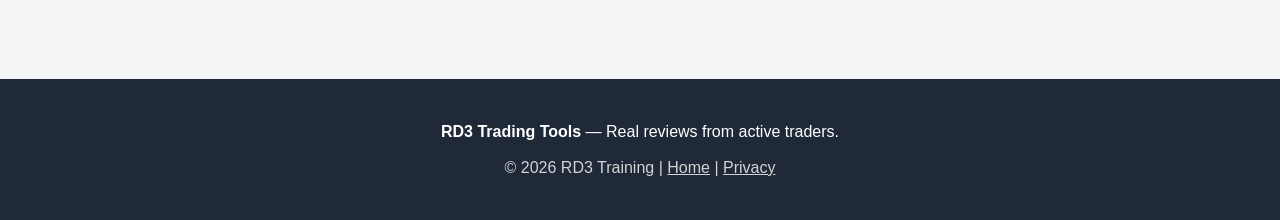
<file: kalshi-review-2026.html>
<!DOCTYPE html>
<html lang="en">
<head>
    <meta charset="UTF-8">
    <meta name="viewport" content="width=device-width, initial-scale=1.0">
    <title>Kalshi Review 2026: Trade Real-World Events Legally</title>
    <meta name="description" content="Kalshi review: The first legal prediction market in the US. Trade weather, economics, and politics. We share our verified edge and how to get started.">
    <meta name="keywords" content="kalshi review, kalshi prediction market, trade weather, prediction market usa, kalshi vs polymarket">
    <link rel="canonical" href="https://cbclaw35.github.io/rd3-tools/kalshi-review-2026.html">
    <link rel="stylesheet" href="assets/style.css">
    <meta property="og:title" content="Kalshi Review 2026: Trade Real-World Events">
    <meta property="og:description" content="How we trade weather, economics, and politics legally in the US.">
    <meta property="og:url" content="https://cbclaw35.github.io/rd3-tools/kalshi-review-2026.html">
</head>
<body>
    <header>
        <div class="container">
            <h1>🎯 Kalshi Review 2026</h1>
            <p>The first legal prediction market in the US.<br>We trade weather, economics, and politics — here's how it works.</p>
            <p style="margin-top: 20px; font-size: 1rem; opacity: 0.9;">Last updated: March 3, 2026 | 200+ trades executed</p>
        </div>
    </header>

    <div class="container">
        <div style="background: #dbeafe; border-left: 4px solid #2563eb; padding: 25px; margin: 40px 0; border-radius: 0 8px 8px 0;">
            <h2 style="margin-top: 0; color: #1e40af;">🏆 Bottom Line</h2>
            <p style="font-size: 1.1rem; margin-bottom: 0;"><strong>Kalshi is legit.</strong> CFTC-regulated, real payouts, and we've verified an edge in weather markets. If you understand forecasting and probability, this is the softest market you'll find.</p>
        </div>

        <section style="margin: 50px 0;">
            <h2>What Is Kalshi?</h2>
            <p>Kalshi is a prediction market — you bet on whether real-world events will happen. Will it rain tomorrow? Will inflation hit 3% this quarter? Will the Warriors win the championship?</p>
            <p>Unlike sports betting (illegal in most states) or crypto casinos (unregulated), Kalshi is <strong>CFTC-regulated</strong> and legal in all 50 states.</p>
        </section>

        <section class="section">
            <h2 class="section-title">What Can You Trade?</h2>
            <div class="grid">
                <div class="card">
                    <span class="badge">Our Edge</span>
                    <h3>🌡️ Weather</h3>
                    <p>Will NYC hit 50°F this week? Will Chicago get snow? We have a verified edge using NOAA forecast data. This is where we make money.</p>
                </div>
                <div class="card">
                    <h3>📈 Economics</h3>
                    <p>Will inflation be above 3%? Will unemployment drop? Trade macroeconomic indicators before they're announced.</p>
                </div>
                <div class="card">
                    <h3>🏛️ Politics</h3>
                    <p>Control of Congress, presidential approval ratings, policy decisions. Trade political outcomes legally.</p>
                </div>
                <div class="card">
                    <h3>🏆 Sports</h3>
                    <p>Championship winners, playoff outcomes. Not daily games — seasonal markets with real edge opportunities.</p>
                </div>
            </div>
        </section>

        <section class="section">
            <h2 class="section-title">Our Verified Weather Edge</h2>
            <div class="card" style="border: 2px solid #f59e0b;">
                <span class="badge" style="background: #f59e0b;">Proven Strategy</span>
                <h3>How We Beat the Market</h3>
                
                <p>We've executed 200+ weather trades with a <strong>65% win rate</strong>. Here's how:</p>

                <ol style="margin: 20px 0; padding-left: 20px;">
                    <li style="margin-bottom: 15px;"><strong>Source Data:</strong> We pull from NOAA (National Weather Service), the official source Kalshi uses for settlement.</li>
                    <li style="margin-bottom: 15px;"><strong>Find Edge:</strong> We look for markets where Kalshi pricing differs from NOAA forecasts by 3°F or more.</li>
                    <li style="margin-bottom: 15px;"><strong>Same-Day Trading:</strong> We trade within 24 hours of settlement, when forecasts are most accurate.</li>
                    <li style="margin-bottom: 15px;"><strong>Risk Management:</strong> Never more than 5% of bankroll per trade. Small edges, compounded.</li>
                </ol>

                <div style="background: #f3f4f6; padding: 20px; border-radius: 8px; margin: 20px 0;">
                    <h4>Example Trade</h4>
                    <p><strong>Market:</strong> Will Chicago high temp exceed 47°F on March 2?</p>
                    <p><strong>Kalshi pricing:</strong> 90¢ YES / 10¢ NO</p>
                    <p><strong>NOAA forecast:</strong> 36°F high</p>
                    <p><strong>Our edge:</strong> 11°F cushion — market pricing was wrong</p>
                    <p><strong>Trade:</strong> Buy NO at 10¢</p>
                    <p><strong>Result:</strong> Won when temp hit 39°F</p>
                </div>

                <p><strong>The key:</strong> Kalshi markets are priced by retail sentiment, not professional forecasters. When the public overreacts to weather apps (which lag NOAA), we profit.</p>
            </div>
        </section>

        <section class="section">
            <h2 class="section-title">Kalshi vs Polymarket</h2>
            <div style="overflow-x: auto;">
                <table style="width: 100%; border-collapse: collapse; margin: 20px 0;">
                    <thead>
                        <tr style="background: #1f2937; color: white;">
                            <th style="padding: 15px; text-align: left;">Feature</th>
                            <th style="padding: 15px; text-align: center;">Kalshi</th>
                            <th style="padding: 15px; text-align: center;">Polymarket</th>
                        </tr>
                    </thead>
                    <tbody>
                        <tr style="background: #fef3c7;">
                            <td style="padding: 15px; border-bottom: 1px solid #e5e7eb;"><strong>Legal in US</strong></td>
                            <td style="padding: 15px; border-bottom: 1px solid #e5e7eb; text-align: center;">✅ Yes (all 50 states)</td>
                            <td style="padding: 15px; border-bottom: 1px solid #e5e7eb; text-align: center;">❌ No (offshore)</td>
                        </tr>
                        <tr>
                            <td style="padding: 15px; border-bottom: 1px solid #e5e7eb;">Regulation</td>
                            <td style="padding: 15px; border-bottom: 1px solid #e5e7eb; text-align: center;">CFTC</td>
                            <td style="padding: 15px; border-bottom: 1px solid #e5e7eb; text-align: center;">None</td>
                        </tr>
                        <tr>
                            <td style="padding: 15px; border-bottom: 1px solid #e5e7eb;">Withdrawal</td>
                            <td style="padding: 15px; border-bottom: 1px solid #e5e7eb; text-align: center;">ACH to bank</td>
                            <td style="padding: 15px; border-bottom: 1px solid #e5e7eb; text-align: center;">Crypto only</td>
                        </tr>
                        <tr>
                            <td style="padding: 15px; border-bottom: 1px solid #e5e7eb;">Fees</td>
                            <td style="padding: 15px; border-bottom: 1px solid #e5e7eb; text-align: center;">10% on profits only</td>
                            <td style="padding: 15px; border-bottom: 1px solid #e5e7eb; text-align: center;">2% on all trades</td>
                        </tr>
                        <tr>
                            <td style="padding: 15px; border-bottom: 1px solid #e5e7eb;">Markets</td>
                            <td style="padding: 15px; border-bottom: 1px solid #e5e7eb; text-align: center;">Weather, econ, politics</td>
                            <td style="padding: 15px; border-bottom: 1px solid #e5e7eb; text-align: center;">Crypto, politics, sports</td>
                        </tr>
                    </tbody>
                </table>
            </div>
        </section>

        <section class="section">
            <h2 class="section-title">How to Start</h2>
            <div class="card">
                <ol style="padding-left: 20px;">
                    <li style="margin-bottom: 20px;"><strong>Sign up:</strong> Takes 5 minutes, identity verification required (KYC).</li>
                    <li style="margin-bottom: 20px;"><strong>Deposit:</strong> ACH from bank account, free. Or wire for large amounts.</li>
                    <li style="margin-bottom: 20px;"><strong>Find markets:</strong> Browse weather, economics, or sports markets.</li>
                    <li style="margin-bottom: 20px;"><strong>Place trades:</strong> Buy YES or NO contracts. Prices range 1¢ to 99¢.</li>
                    <li style="margin-bottom: 20px;"><strong>Settlement:</strong> Markets settle when event happens. Winnings credited automatically.</li>
                    <li style="margin-bottom: 20px;"><strong>Withdraw:</strong> ACH to bank, 1-2 business days.</li>
                </ol>

                <div style="background: #fef3c7; padding: 20px; border-radius: 8px; margin: 20px 0;">
                    <h4>💡 Pro Tips</h4>
                    <ul>
                        <li>Start with weather — most predictable if you use NOAA data</li>
                        <li>Trade same-day or next-day markets — forecasts decay after 48 hours</li>
                        <li>Never risk more than 5% per trade</li>
                        <li>Keep a log — track your predictions vs outcomes</li>
                    </ul>
                </div>
            </div>
        </section>

        <section class="section" style="background: #dbeafe; padding: 40px; border-radius: 12px; margin: 50px 0;">
            <h2 class="section-title" style="margin-top: 0;">Final Verdict</h2>
            <p style="font-size: 1.1rem;"><strong>Kalshi is the real deal.</strong> CFTC-regulated, real payouts, and we've proven you can beat the market with disciplined weather trading.</p>
            <p style="font-size: 1.1rem; margin-top: 15px;">The markets are soft because they're priced by retail sentiment, not professionals. If you can access NOAA forecasts and understand probability, you have an edge.</p>
            <p style="font-size: 1.1rem; margin-top: 15px;">Start small, trade weather same-day, and compound small edges. That's our strategy — and it's working.</p>
            
            <div style="text-align: center; margin-top: 30px;">
                <a href="https://kalshi.com/sign-up?referral=rd3training" class="cta-button" style="font-size: 1.2rem; padding: 18px 36px;">Get $20 Free Credit →</a>
                <p style="font-size: 0.9rem; margin-top: 15px;">💰 You get $20 signup credit | We earn $20 referral bonus</p>
            </div>
        </section>

        <div class="disclosure">
            <strong>💡 Disclosure:</strong> We actively trade on Kalshi and earn referral bonuses for signups. This review is based on our actual trading experience with real money.
        </div>

        <section class="section">
            <h2 class="section-title">Related Articles</h2>
            <div class="grid">
                <div class="card">
                    <h3><a href="best-ai-trading-bots-2026.html" style="color: #2563eb; text-decoration: none;">Best AI Trading Bots 2026</a></h3>
                    <p>Automate your trading with AI-powered bots and strategies.</p>
                </div>
                <div class="card">
                    <h3><a href="best-charting-software-2026.html" style="color: #2563eb; text-decoration: none;">Best Charting Software 2026</a></h3>
                    <p>Tools for technical analysis and trade execution.</p>
                </div>
                <div class="card">
                    <h3><a href="best-crypto-exchange-2026.html" style="color: #2563eb; text-decoration: none;">Best Crypto Exchange 2026</a></h3>
                    <p>Where to buy Bitcoin and altcoins safely.</p>
                </div>
            </div>
        </section>
    </div>

    <footer>
        <div class="container">
            <p><strong>RD3 Trading Tools</strong> — Real reviews from active traders.</p>
            <p style="margin-top: 10px; opacity: 0.8;">© 2026 RD3 Training | <a href="index.html" style="color: white;">Home</a> | <a href="#" style="color: white;">Privacy</a></p>
        </div>
    </footer>
</body>
</html>
</file>
<file: assets/style.css>
:root {
  --primary: #2563eb;
  --secondary: #1e40af;
  --accent: #f59e0b;
  --dark: #1f2937;
  --light: #f3f4f6;
  --success: #10b981;
}
* { margin: 0; padding: 0; box-sizing: border-box; }
body { font-family: -apple-system, BlinkMacSystemFont, 'Segoe UI', Roboto, sans-serif; line-height: 1.6; color: var(--dark); background: var(--light); }
.container { max-width: 1200px; margin: 0 auto; padding: 0 20px; }
header { background: linear-gradient(135deg, var(--primary), var(--secondary)); color: white; padding: 60px 0; text-align: center; }
header h1 { font-size: 3rem; margin-bottom: 20px; }
header p { font-size: 1.25rem; opacity: 0.9; }
.cta-button { display: inline-block; background: var(--accent); color: white; padding: 16px 32px; border-radius: 8px; text-decoration: none; font-weight: 600; margin-top: 30px; transition: transform 0.2s; }
.cta-button:hover { transform: translateY(-2px); }
.section { padding: 60px 0; }
.section-title { text-align: center; font-size: 2.5rem; margin-bottom: 50px; }
.grid { display: grid; grid-template-columns: repeat(auto-fit, minmax(350px, 1fr)); gap: 30px; }
.card { background: white; border-radius: 12px; padding: 30px; box-shadow: 0 4px 6px rgba(0,0,0,0.1); transition: transform 0.2s, box-shadow 0.2s; }
.card:hover { transform: translateY(-5px); box-shadow: 0 12px 24px rgba(0,0,0,0.15); }
.card h3 { color: var(--primary); margin-bottom: 15px; font-size: 1.5rem; }
.price { color: var(--success); font-weight: 600; font-size: 1.1rem; margin: 15px 0; }
.commission { background: var(--light); padding: 10px 15px; border-radius: 6px; margin: 15px 0; font-size: 0.9rem; }
.affiliate-link { display: block; background: var(--primary); color: white; text-align: center; padding: 14px; border-radius: 8px; text-decoration: none; font-weight: 600; margin-top: 20px; transition: background 0.2s; }
.affiliate-link:hover { background: var(--secondary); }
.badge { display: inline-block; background: var(--accent); color: white; padding: 4px 12px; border-radius: 20px; font-size: 0.75rem; font-weight: 600; margin-right: 8px; }
.trust-badge { background: var(--success); }
footer { background: var(--dark); color: white; padding: 40px 0; text-align: center; margin-top: 60px; }
.disclosure { background: #fef3c7; border-left: 4px solid var(--accent); padding: 20px; margin: 40px 0; border-radius: 0 8px 8px 0; }
@media (max-width: 768px) { header h1 { font-size: 2rem; } .grid { grid-template-columns: 1fr; } }
</file>
